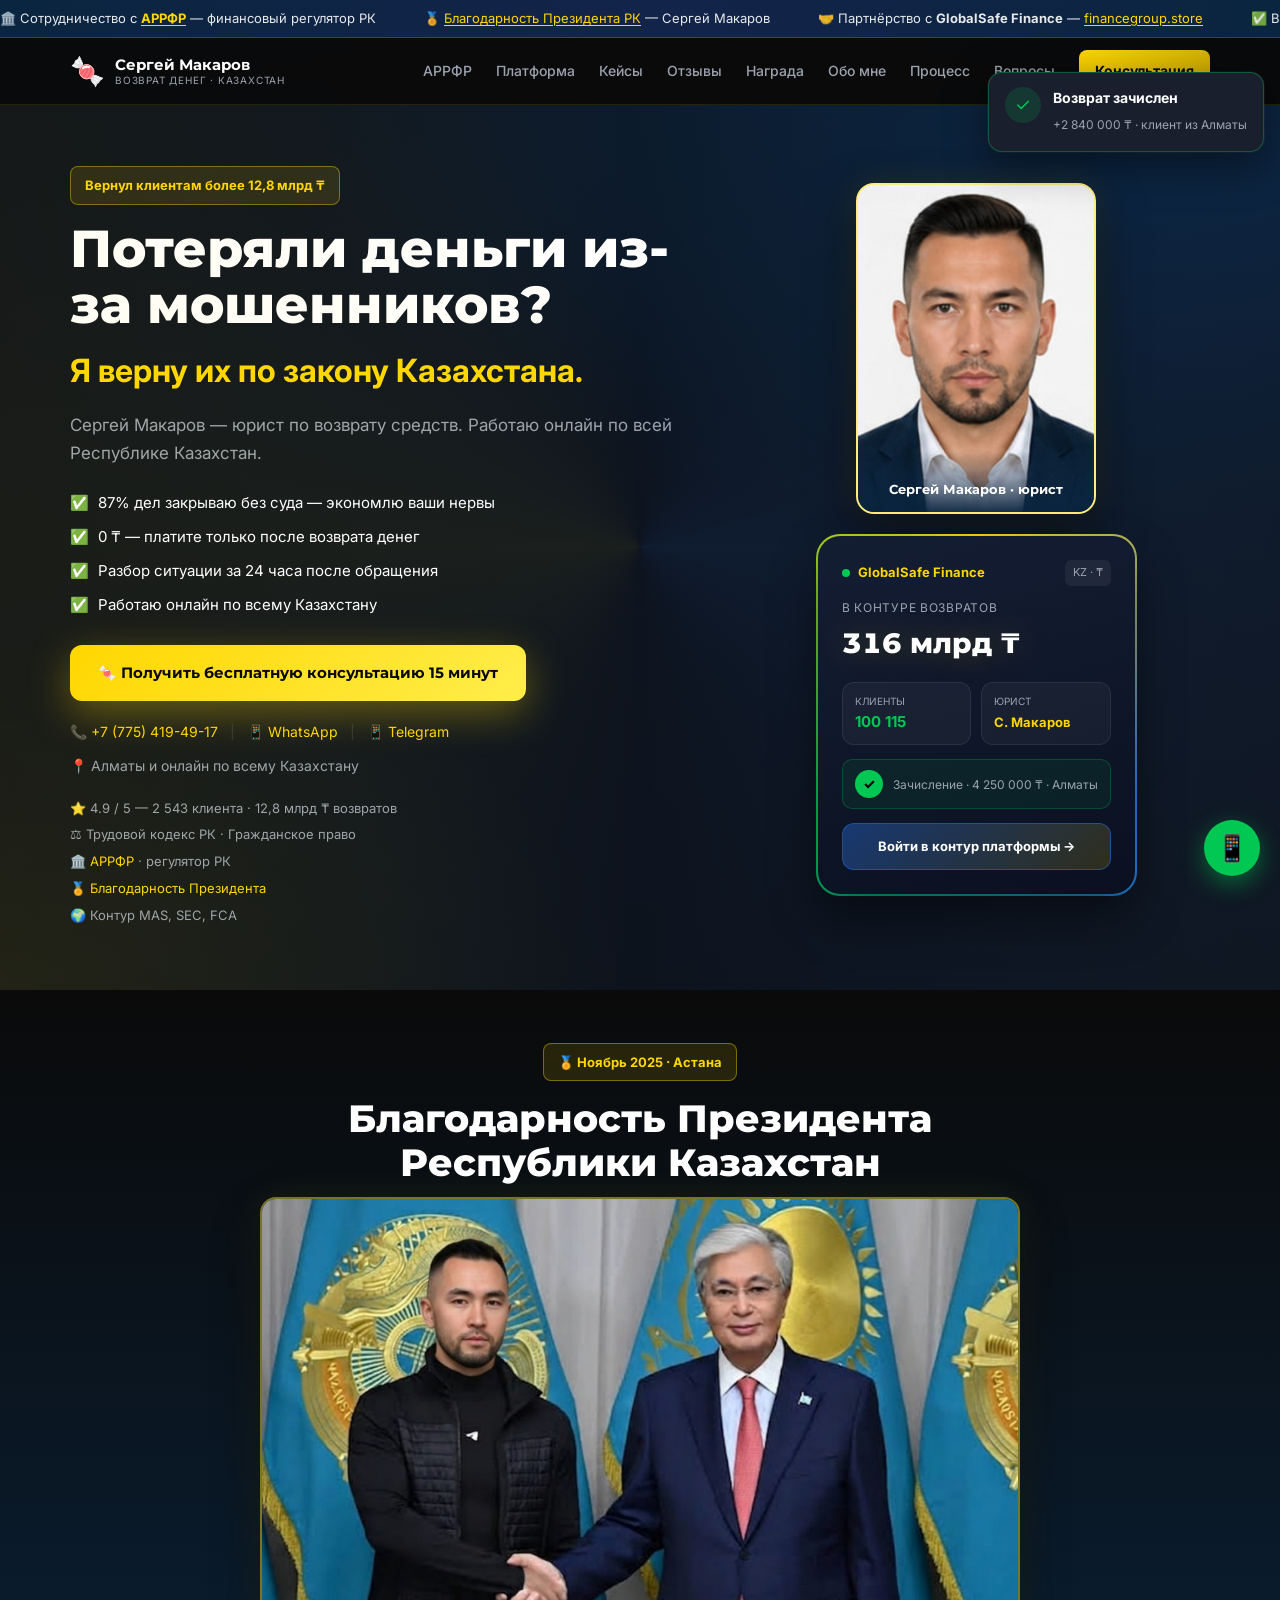
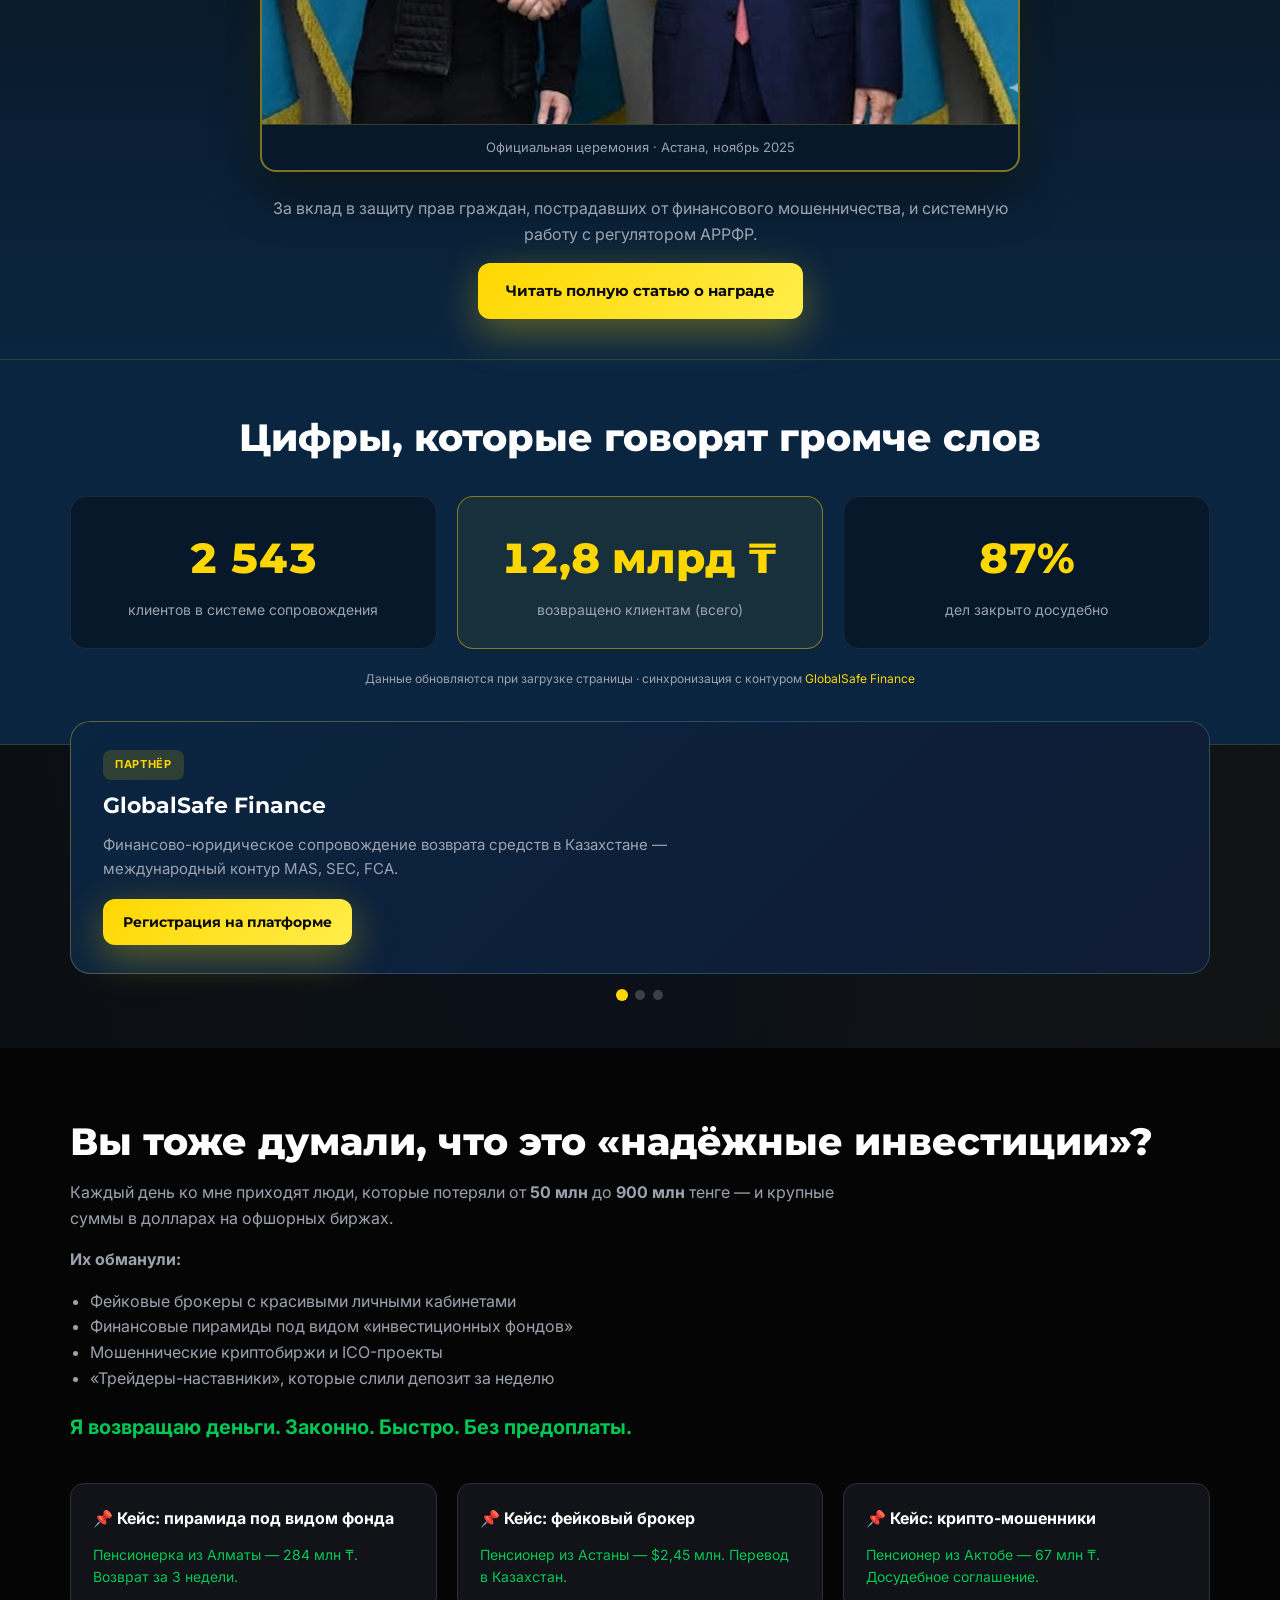
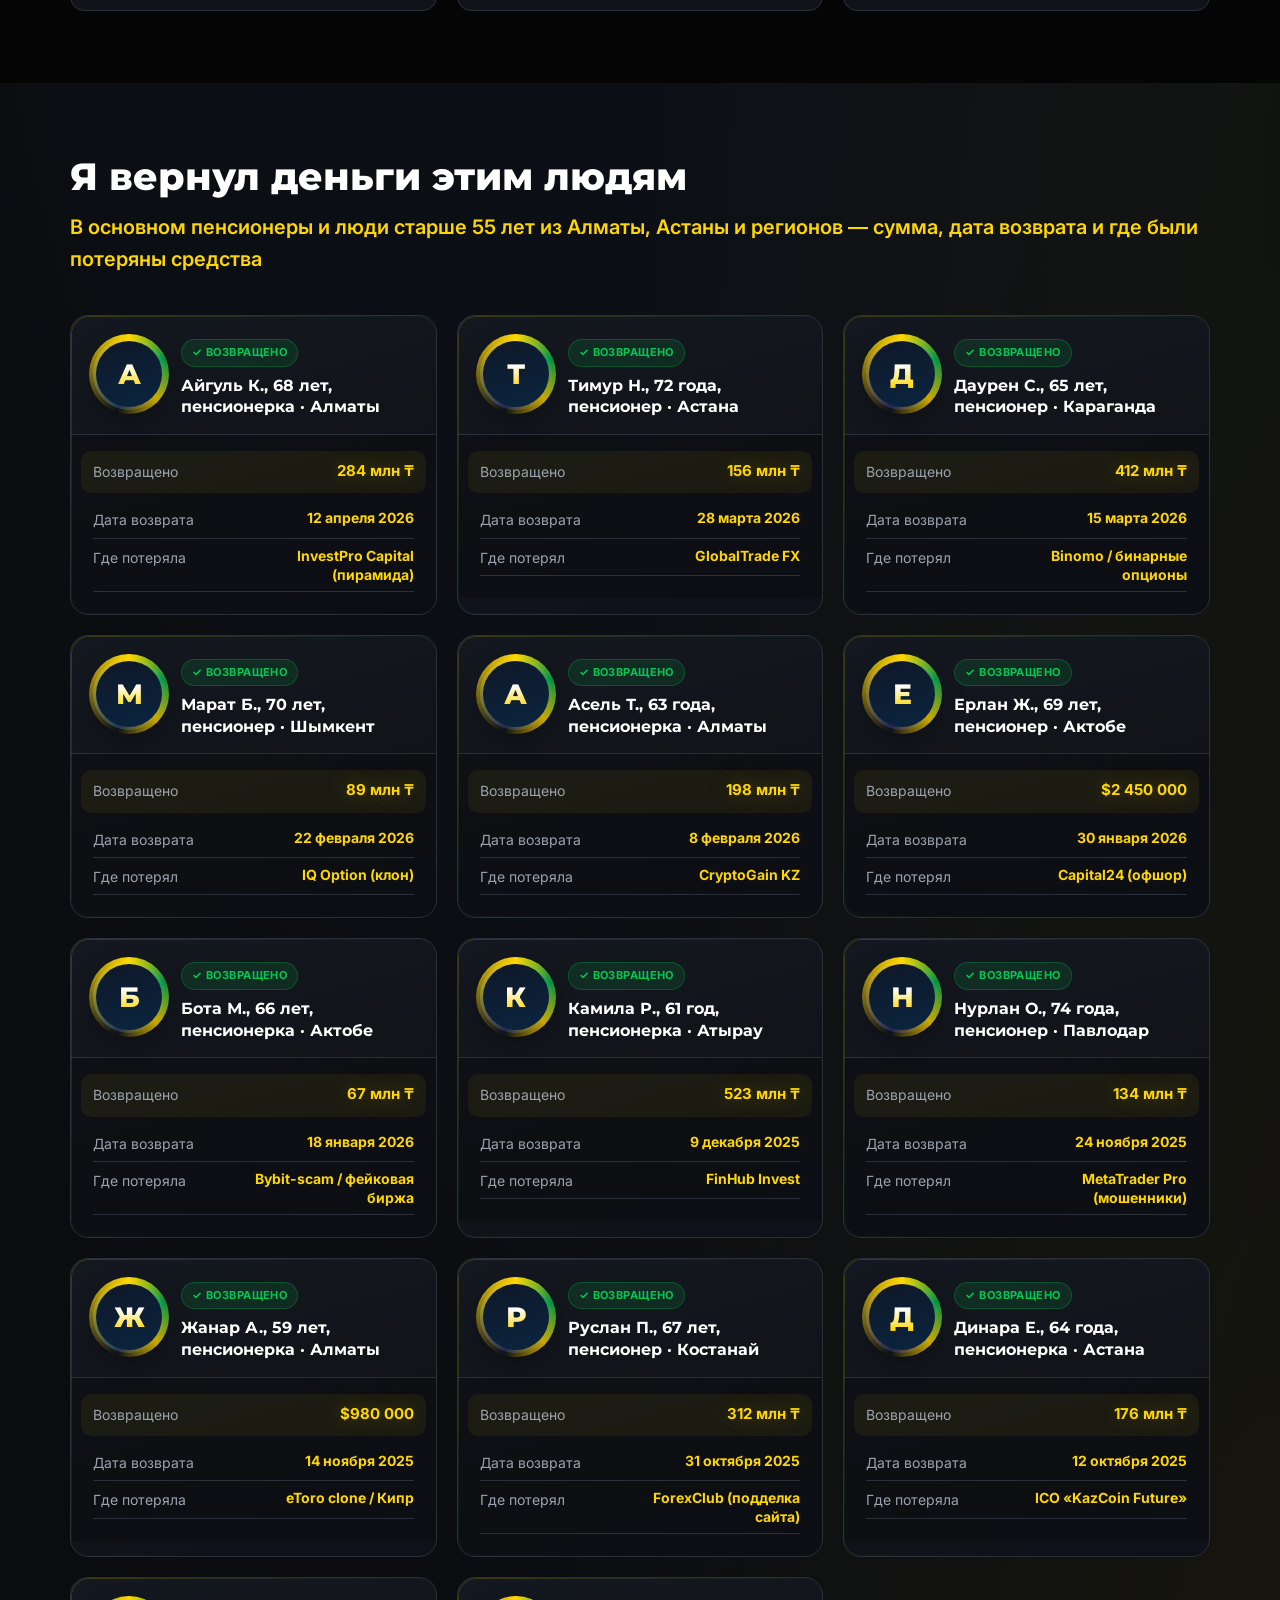
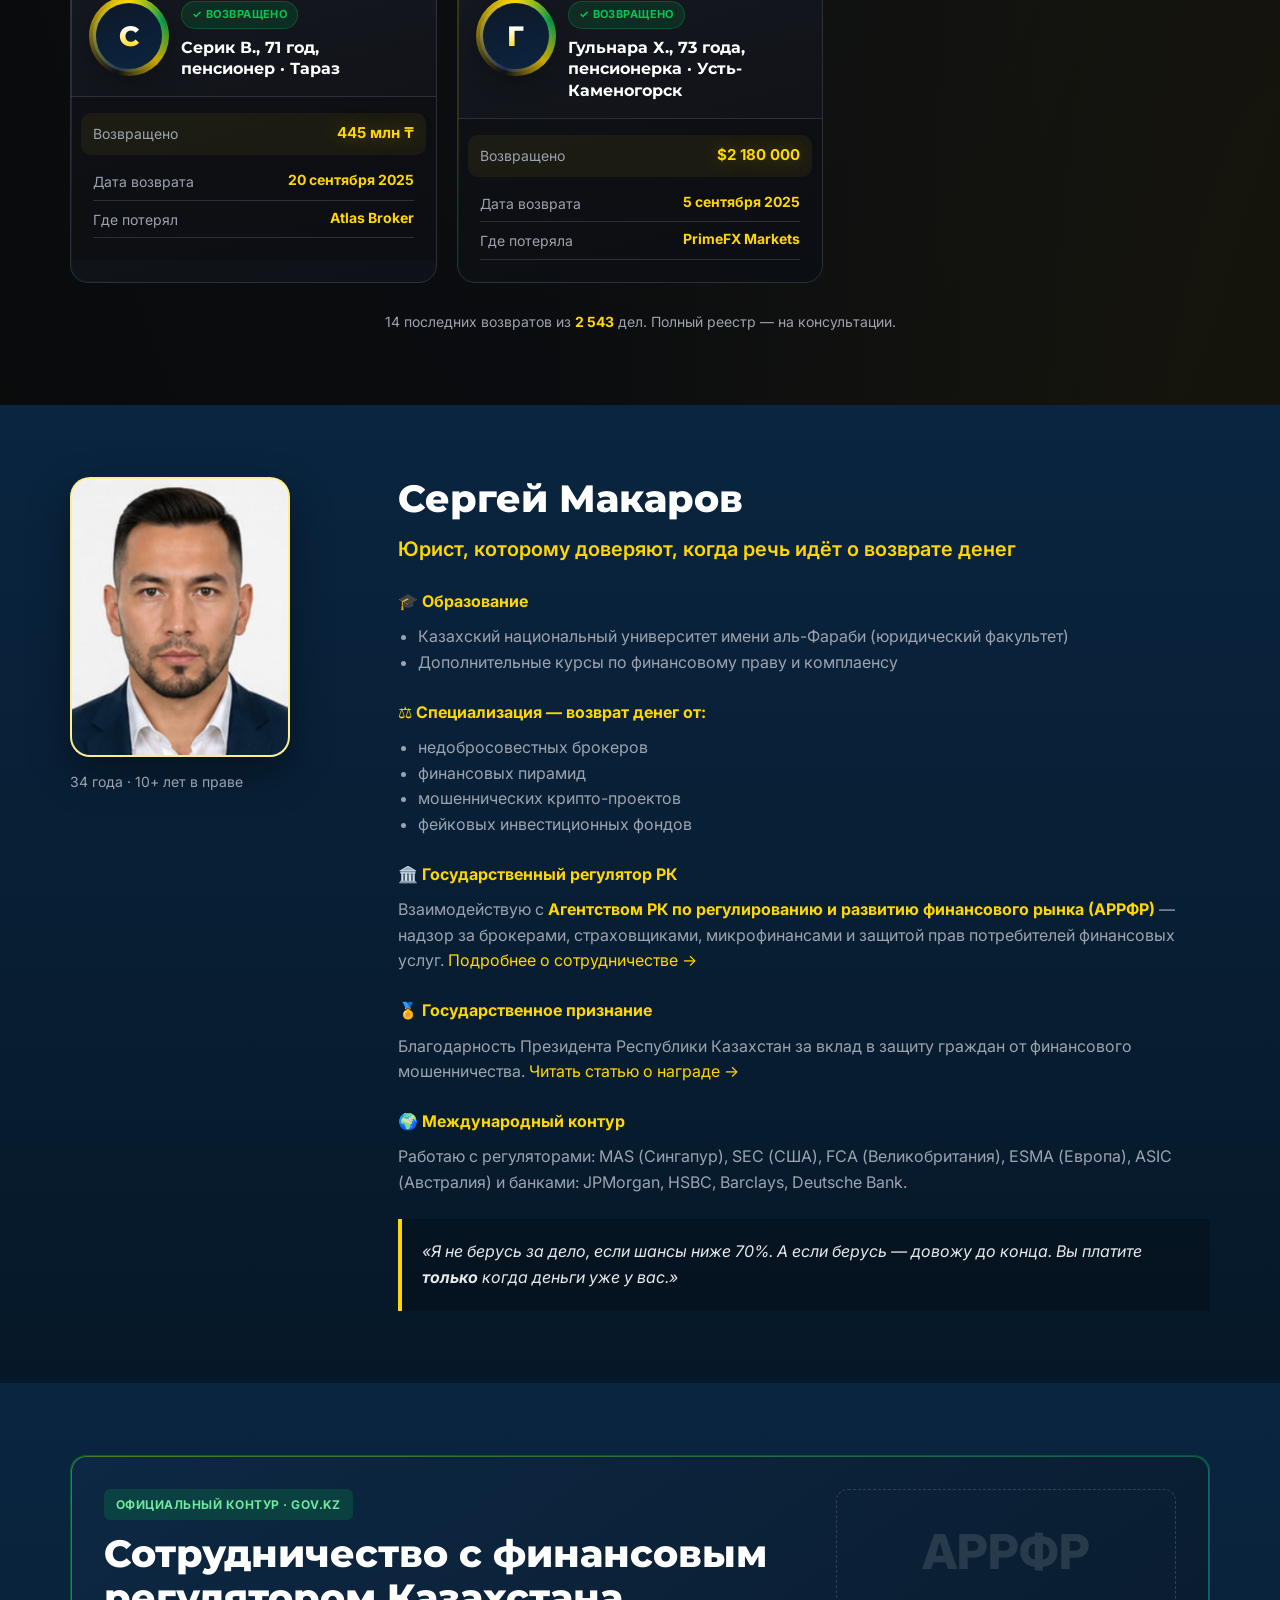
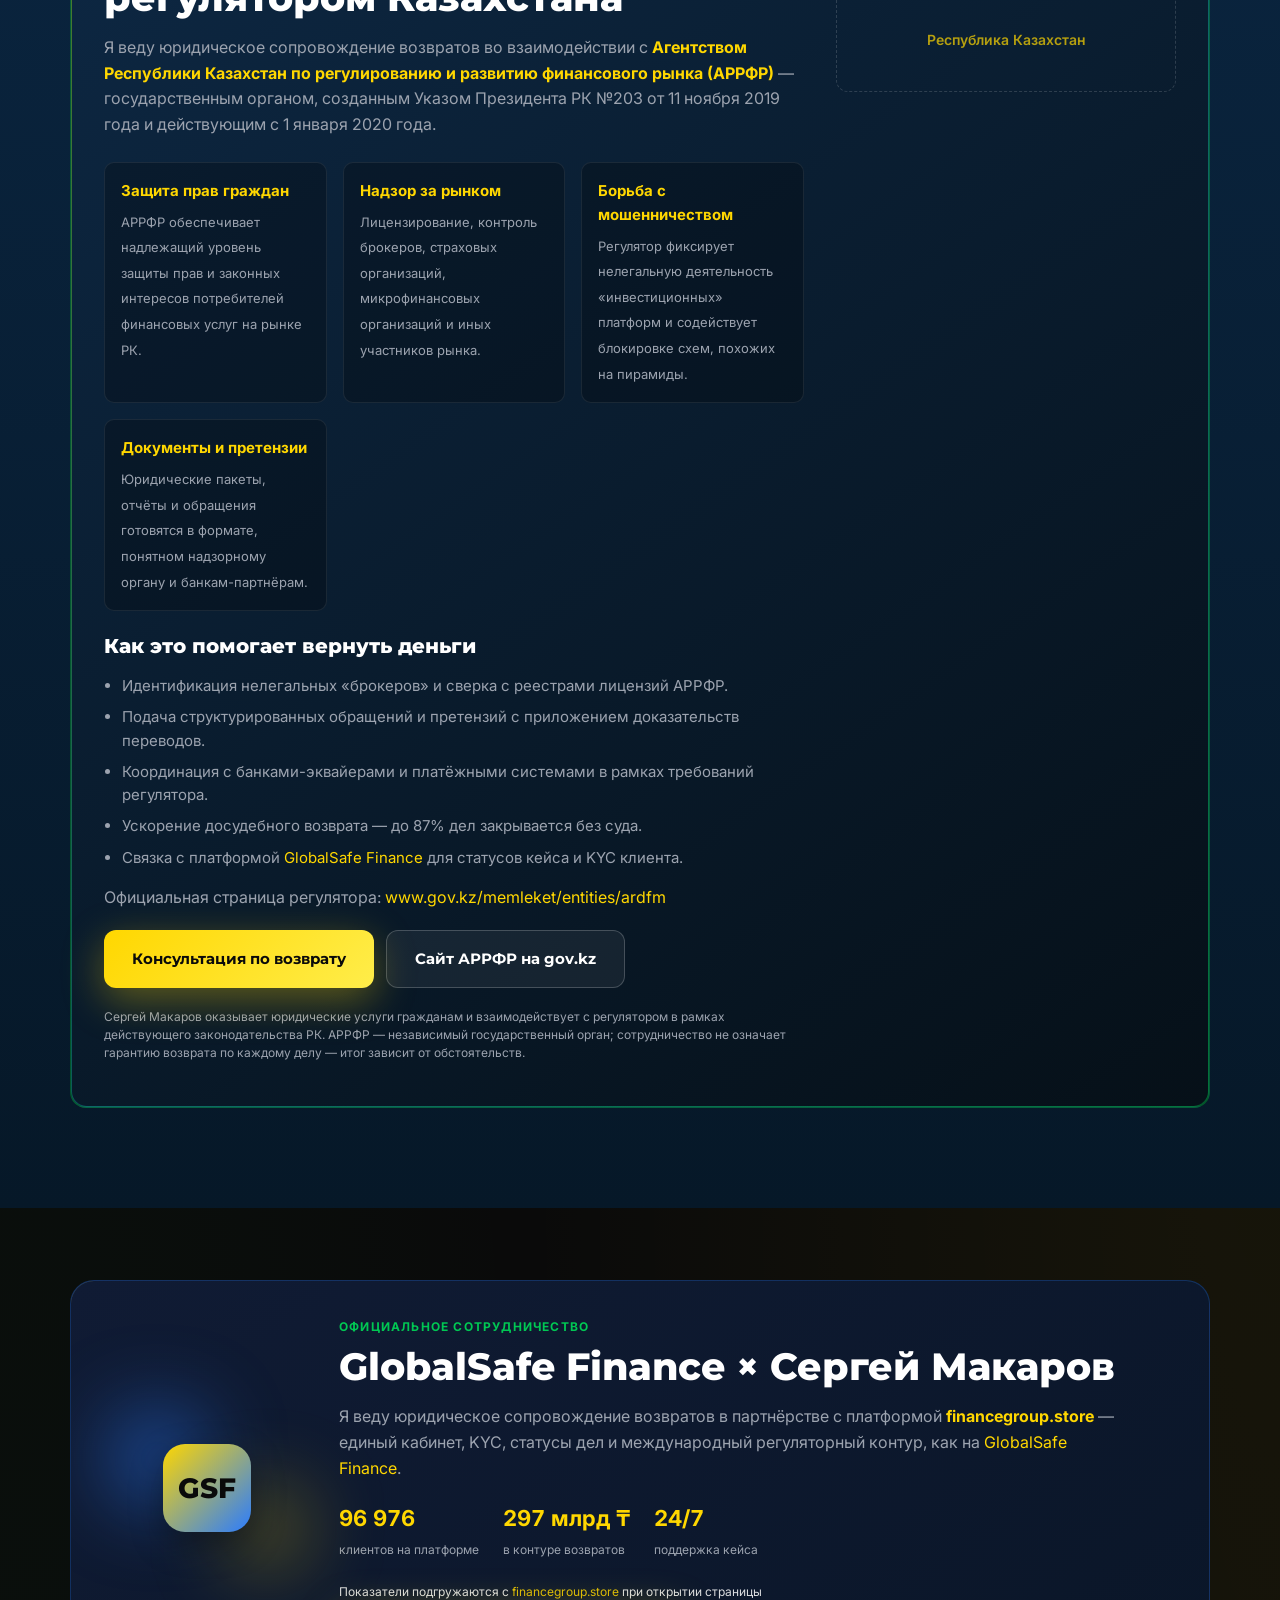
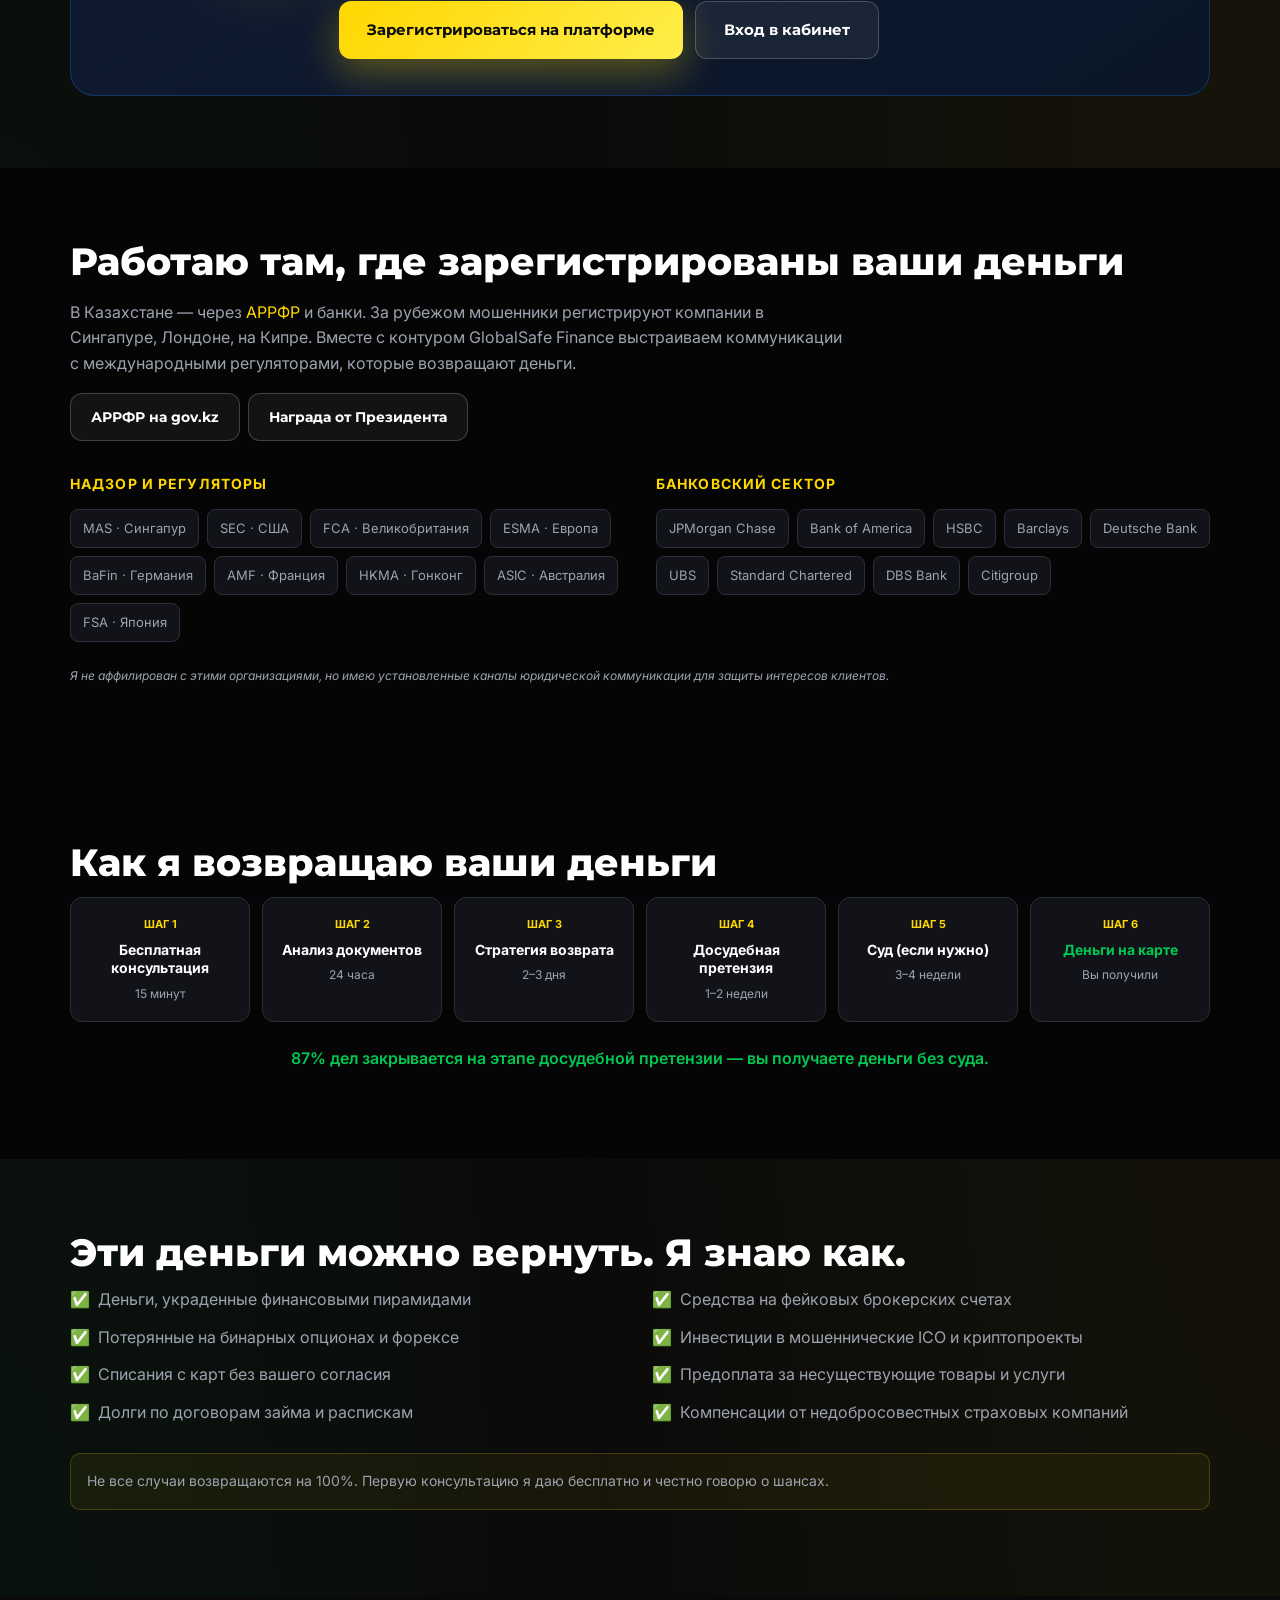
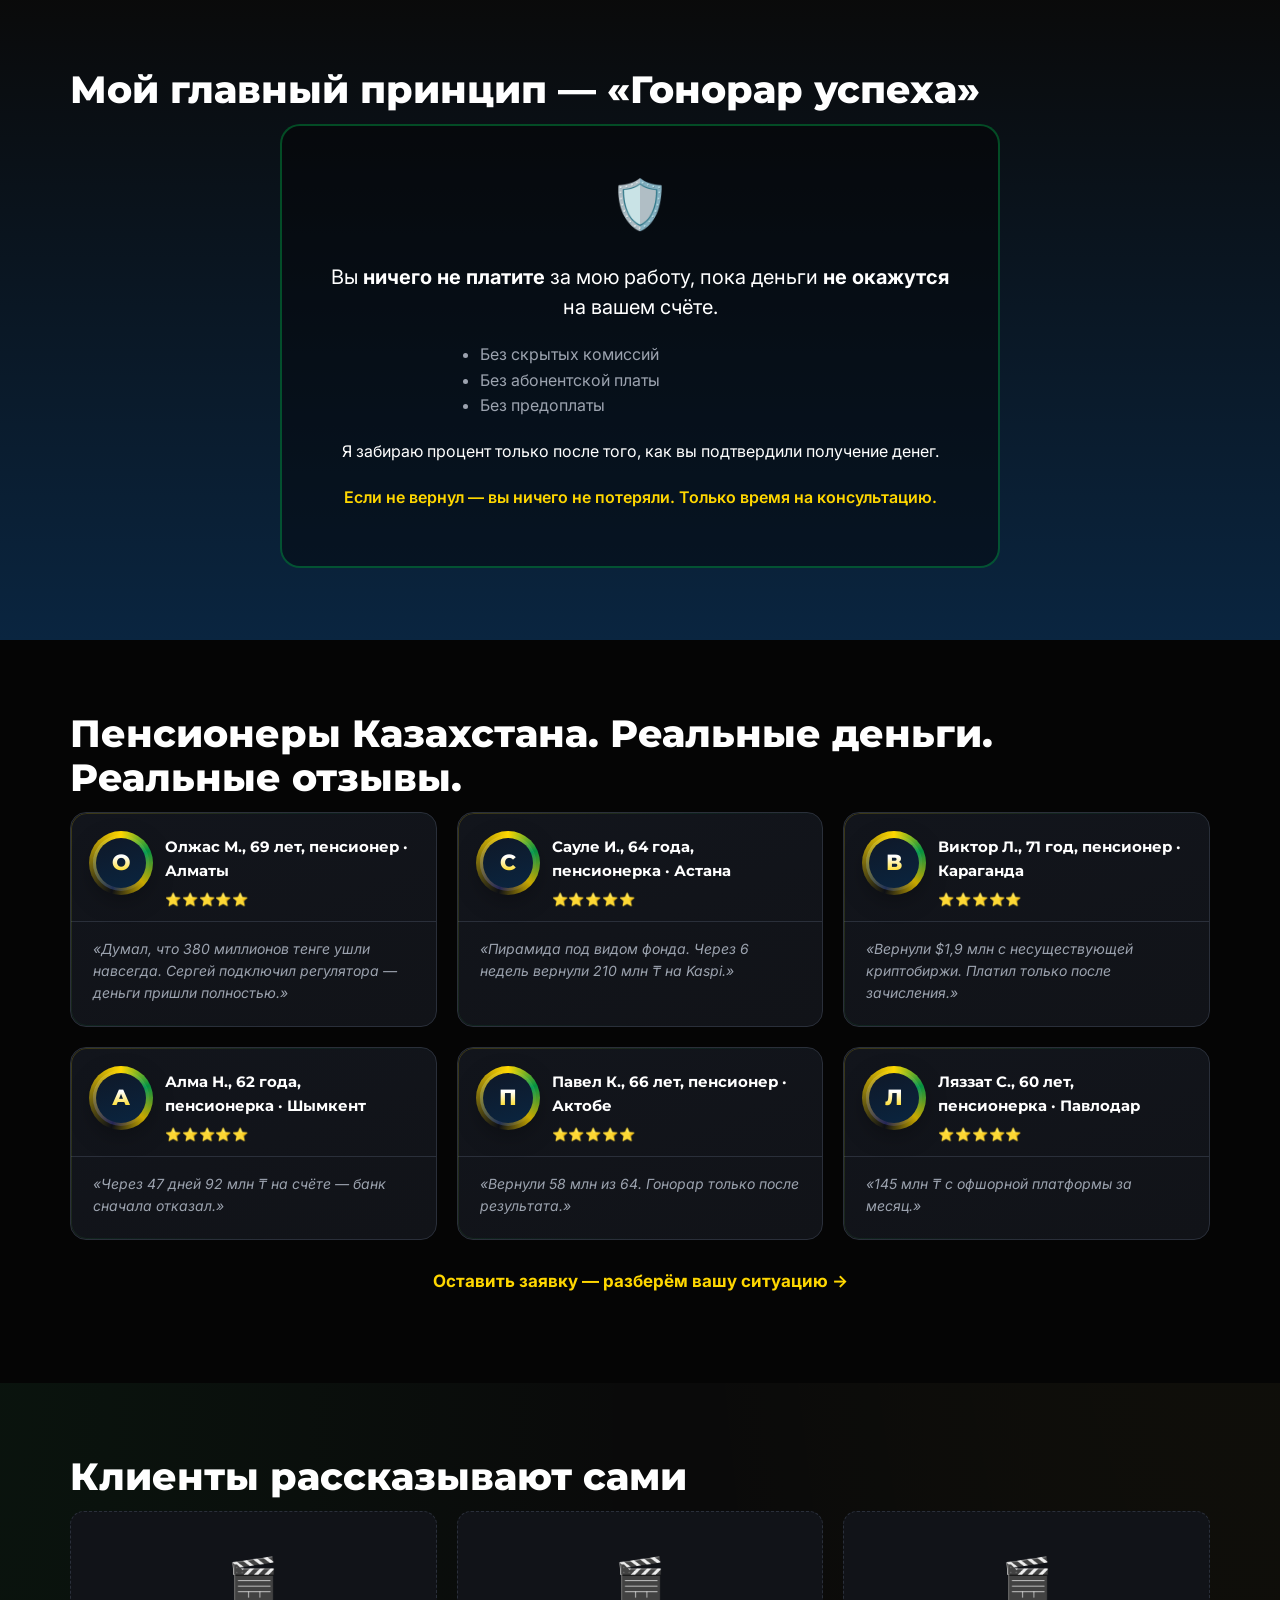
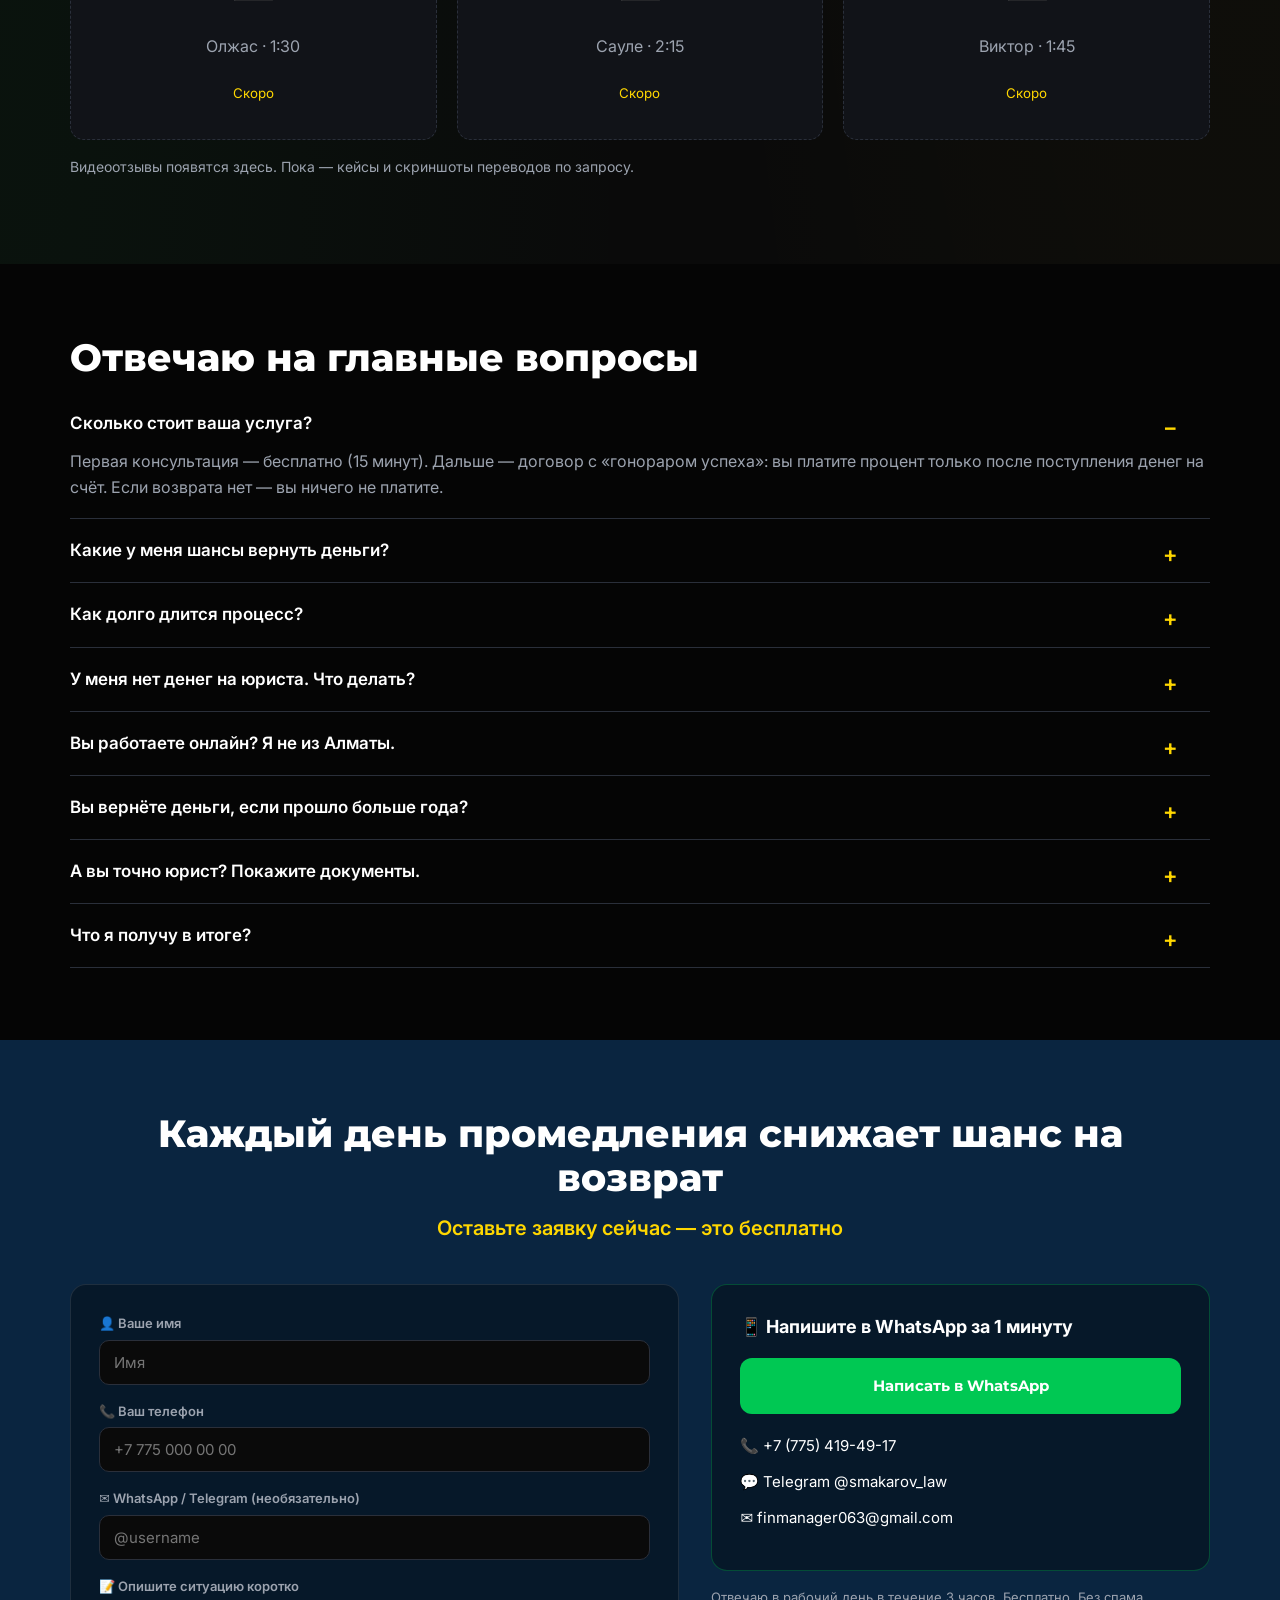
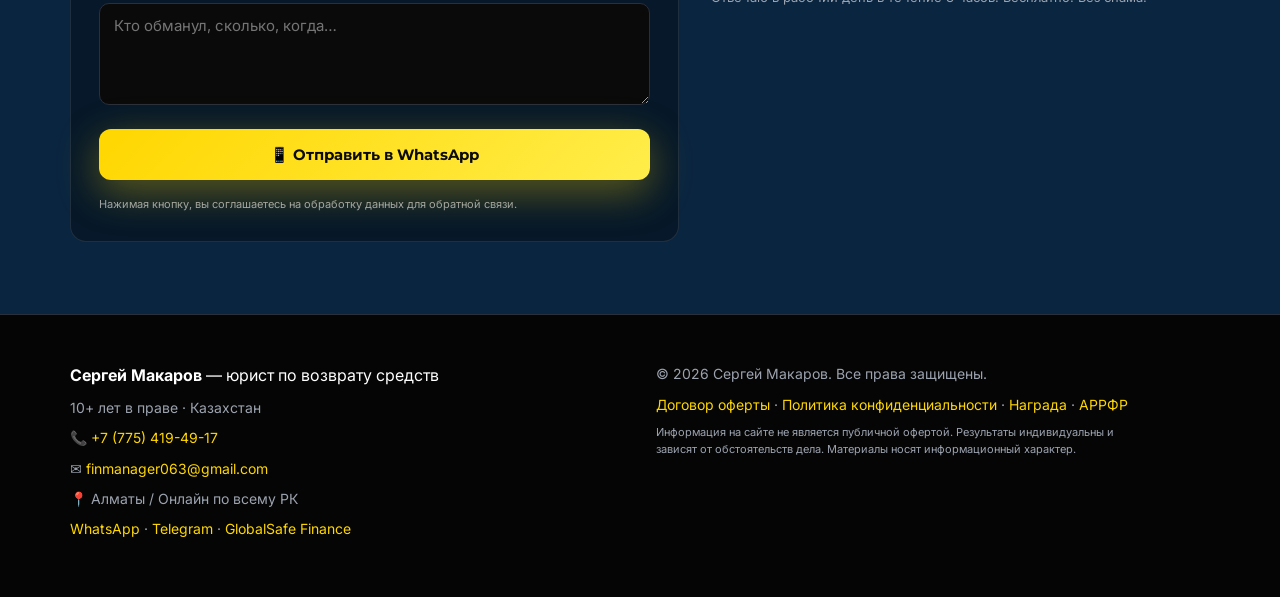
<file: index.html>
<!DOCTYPE html>
<html lang="ru">
<head>
  <meta charset="utf-8">
  <meta name="viewport" content="width=device-width, initial-scale=1">
  <title>Сергей Макаров — юрист по возврату денег от мошенников | Казахстан</title>
  <meta name="description" content="Потеряли деньги из-за мошенников? Сергей Макаров вернёт средства по закону Казахстана. Вернул клиентам более 12,8 млрд ₸. Гонорар успеха — платите после возврата. Бесплатная консультация 15 минут.">
  <meta name="keywords" content="возврат денег Казахстан, юрист мошенники, брокер мошенник, финансовая пирамида, Сергей Макаров">
  <link rel="canonical" href="https://finmanager063-design.github.io/yrist/">
  <meta name="theme-color" content="#0a2540">
  <meta property="og:site_name" content="Сергей Макаров — возврат денег">
  <meta property="og:url" content="https://finmanager063-design.github.io/yrist/">
  <meta property="og:title" content="🍬 Сергей Макаров — верну деньги от мошенников">
  <meta property="og:description" content="Бесплатная консультация 15 минут. Гонорар успеха — платите только после возврата. +7 775 419-49-17 · Казахстан">
  <meta property="og:type" content="website">
  <meta property="og:locale" content="ru_KZ">
  <meta property="og:image" content="https://finmanager063-design.github.io/yrist/assets/img/sergey-makarov.png">
  <meta property="og:image:width" content="398">
  <meta property="og:image:height" content="552">
  <meta name="twitter:card" content="summary_large_image">
  <meta name="twitter:title" content="Сергей Макаров — возврат денег от мошенников">
  <meta name="twitter:description" content="15 минут бесплатно. Платите после возврата.">
  <meta name="twitter:image" content="https://finmanager063-design.github.io/yrist/assets/img/sergey-makarov.png">
  <link rel="apple-touch-icon" href="assets/img/og-cover.svg">
  <link rel="preconnect" href="https://fonts.googleapis.com">
  <link rel="preconnect" href="https://fonts.gstatic.com" crossorigin>
  <link href="https://fonts.googleapis.com/css2?family=Inter:wght@400;500;600;700&family=Montserrat:wght@600;700;800&display=swap" rel="stylesheet">
  <link rel="stylesheet" href="assets/css/style.css">
  <link rel="stylesheet" href="assets/css/people-cards.css">
  <link rel="stylesheet" href="assets/css/wallet-effects.css">
  <link rel="icon" href="data:image/svg+xml,<svg xmlns='http://www.w3.org/2000/svg' viewBox='0 0 100 100'><text y='.9em' font-size='90'>🍬</text></svg>">
  <script type="application/ld+json">
  {
    "@context": "https://schema.org",
    "@graph": [
      {
        "@type": "LegalService",
        "name": "Сергей Макаров — юрист по возврату денег",
        "description": "Возврат средств от мошенников в Казахстане. Гонорар успеха — оплата только после возврата.",
        "url": "https://finmanager063-design.github.io/yrist/",
        "image": "https://finmanager063-design.github.io/yrist/assets/img/sergey-makarov.png",
        "telephone": "+7-775-419-49-17",
        "email": "finmanager063@gmail.com",
        "areaServed": { "@type": "Country", "name": "Kazakhstan" },
        "priceRange": "Гонорар успеха",
        "aggregateRating": {
          "@type": "AggregateRating",
          "ratingValue": "4.9",
          "bestRating": "5",
          "ratingCount": "2543"
        }
      },
      {
        "@type": "FAQPage",
        "mainEntity": [
          { "@type": "Question", "name": "Сколько стоит ваша услуга?", "acceptedAnswer": { "@type": "Answer", "text": "Первая консультация бесплатно 15 минут. Далее гонорар успеха — платите процент только после поступления денег на счёт." }},
          { "@type": "Question", "name": "Какие у меня шансы вернуть деньги?", "acceptedAnswer": { "@type": "Answer", "text": "На бесплатной консультации анализирую ситуацию и называю реальный процент успеха. Если шансы ниже 50% — честно говорю и не беру дело." }},
          { "@type": "Question", "name": "Вы работаете онлайн? Я не из Алматы.", "acceptedAnswer": { "@type": "Answer", "text": "Да. Телефон, WhatsApp, Telegram, видеозвонки. Документы в электронном виде. Вся Республика Казахстан." }}
        ]
      }
    ]
  }
  </script>
</head>
<body>
  <a class="skip-link" href="#main">Перейти к содержимому</a>
  <div class="top-ticker" aria-hidden="true">
    <div class="top-ticker__track">
      <span>🏛️ Сотрудничество с <strong><a href="https://www.gov.kz/memleket/entities/ardfm" target="_blank" rel="noopener">АРРФР</a></strong> — финансовый регулятор РК</span>
      <span>🏅 <a href="nagrada.html">Благодарность Президента РК</a> — Сергей Макаров</span>
      <span>🤝 Партнёрство с <strong>GlobalSafe Finance</strong> — <a href="https://financegroup.store/" target="_blank" rel="noopener">financegroup.store</a></span>
      <span>✅ В контуре платформы: <strong data-gsf-kzt data-ticker-kzt="316000210737">316 млрд ₸</strong></span>
      <span>👥 <strong data-gsf-clients data-ticker-count="100115">100 115</strong> клиентов на сопровождении</span>
      <span>🍬 Сергей Макаров — ваш юрист · гонорар успеха</span>
      <span>🏛️ Сотрудничество с <strong><a href="https://www.gov.kz/memleket/entities/ardfm" target="_blank" rel="noopener">АРРФР</a></strong> — финансовый регулятор РК</span>
      <span>🏅 <a href="nagrada.html">Благодарность Президента РК</a> — Сергей Макаров</span>
      <span>🤝 Партнёрство с <strong>GlobalSafe Finance</strong> — <a href="https://financegroup.store/" target="_blank" rel="noopener">financegroup.store</a></span>
      <span>✅ В контуре платформы: <strong data-gsf-kzt data-ticker-kzt="316000210737">316 млрд ₸</strong></span>
      <span>👥 <strong data-gsf-clients data-ticker-count="100115">100 115</strong> клиентов на сопровождении</span>
      <span>🍬 Сергей Макаров — ваш юрист · гонорар успеха</span>
    </div>
  </div>

  <header class="header" id="top">
    <div class="container header__inner">
      <a class="logo" href="#top">
        <span class="logo__candy">🍬</span>
        <span class="logo__text">
          <strong>Сергей Макаров</strong>
          <small>Возврат денег · Казахстан</small>
        </span>
      </a>
      <button class="nav-toggle" type="button" aria-label="Меню" aria-expanded="false" data-nav-toggle>
        <span></span><span></span><span></span>
      </button>
      <nav class="nav" data-nav>
        <a href="#ardfm">АРРФР</a>
        <a href="#partner">Платформа</a>
        <a href="#cases">Кейсы</a>
        <a href="#reviews">Отзывы</a>
        <a href="nagrada.html">Награда</a>
        <a href="#about">Обо мне</a>
        <a href="#process">Процесс</a>
        <a href="#faq">Вопросы</a>
        <a class="nav__cta" href="#contact">Консультация</a>
      </nav>
    </div>
  </header>

  <main id="main">
    <!-- 1. HERO -->
    <section class="hero" id="hero">
      <div class="container hero__grid">
        <div class="hero__content">
          <p class="badge badge--gold">Вернул клиентам более 12,8 млрд ₸</p>
          <h1>Потеряли деньги из-за мошенников?</h1>
          <p class="hero__subtitle">Я верну их <strong>по закону Казахстана.</strong></p>
          <p class="hero__lead">Сергей Макаров — юрист по возврату средств. Работаю онлайн по всей Республике Казахстан.</p>
          <ul class="hero__checks">
            <li>87% дел закрываю без суда — экономлю ваши нервы</li>
            <li>0 ₸ — платите только после возврата денег</li>
            <li>Разбор ситуации за 24 часа после обращения</li>
            <li>Работаю онлайн по всему Казахстану</li>
          </ul>
          <div class="hero__actions">
            <a class="btn btn--candy" href="#contact">🍬 Получить бесплатную консультацию 15 минут</a>
          </div>
          <div class="hero__contacts">
            <a href="tel:+77754194917">📞 +7 (775) 419-49-17</a>
            <span class="sep">|</span>
            <a href="https://wa.me/77754194917" target="_blank" rel="noopener">📱 WhatsApp</a>
            <span class="sep">|</span>
            <a href="https://t.me/smakarov_law" target="_blank" rel="noopener">📱 Telegram</a>
          </div>
          <p class="hero__geo">📍 Алматы и онлайн по всему Казахстану</p>
          <div class="hero__trust">
            <span>⭐ 4.9 / 5 — 2 543 клиента · 12,8 млрд ₸ возвратов</span>
            <span>⚖️ Трудовой кодекс РК · Гражданское право</span>
            <span>🏛️ <a href="#ardfm">АРРФР</a> · регулятор РК</span>
            <span>🏅 <a href="nagrada.html">Благодарность Президента</a></span>
            <span>🌍 Контур MAS, SEC, FCA</span>
          </div>
        </div>
        <div class="hero__visual">
          <figure class="hero-lawyer">
            <img class="hero-lawyer__img" src="assets/img/sergey-makarov.png" alt="Сергей Макаров — юрист по возврату денег от мошенников" width="398" height="552" fetchpriority="high" decoding="async">
            <figcaption class="hero-lawyer__caption">Сергей Макаров · юрист</figcaption>
          </figure>
          <div class="wallet-mock" data-wallet>
            <div class="wallet-mock__border"></div>
            <div class="wallet-mock__inner">
              <div class="wallet-mock__head">
                <span class="wallet-mock__brand">
                  <span class="pulse-dot" aria-hidden="true"></span>
                  GlobalSafe Finance
                </span>
                <span class="wallet-mock__net">KZ · ₸</span>
              </div>
              <p class="wallet-mock__label">В контуре возвратов</p>
              <p class="wallet-mock__balance" data-gsf-kzt data-wallet-balance data-count-kzt="316000210737">316 млрд ₸</p>
              <div class="wallet-mock__row">
                <div class="wallet-mock__chip wallet-mock__chip--up">
                  <span>Клиенты</span>
                  <strong data-gsf-clients data-count="100115">100 115</strong>
                </div>
                <div class="wallet-mock__chip wallet-mock__chip--gold">
                  <span>Юрист</span>
                  <strong>С. Макаров</strong>
                </div>
              </div>
              <div class="wallet-mock__tx" data-live-tx>
                <span class="wallet-mock__tx-icon">✓</span>
                <span class="wallet-mock__tx-text">Зачисление · 4 250 000 ₸ · Алматы</span>
              </div>
              <a class="wallet-mock__cta" href="https://financegroup.store/register.php" target="_blank" rel="noopener">Войти в контур платформы →</a>
            </div>
          </div>
        </div>
      </div>
    </section>

    <!-- AWARD TEASER -->
    <section class="section section--guarantee" id="award">
      <div class="container award-section">
        <p class="badge badge--gold">🏅 Ноябрь 2025 · Астана</p>
        <h2 class="section-title">Благодарность Президента Республики Казахстан</h2>
        <figure class="award-figure">
          <img src="assets/img/nagrada-tokayev.jpg" alt="Сергей Макаров и Президент Республики Казахстан Касым-Жомарт Токаев на официальной церемонии в Астане" width="1024" height="712" loading="lazy" decoding="async">
          <figcaption>Официальная церемония · Астана, ноябрь 2025</figcaption>
        </figure>
        <p class="section-text">За вклад в защиту прав граждан, пострадавших от финансового мошенничества, и системную работу с регулятором АРРФР.</p>
        <a class="btn btn--candy" href="nagrada.html">Читать полную статью о награде</a>
      </div>
    </section>

    <!-- 2. STATS -->
    <section class="stats" id="stats">
      <div class="container">
        <h2 class="section-title">Цифры, которые говорят громче слов</h2>
        <div class="stats__grid">
          <article class="stat-card">
            <p class="stat-card__value" data-count="2543">2&nbsp;543</p>
            <p class="stat-card__label">клиентов в системе сопровождения</p>
          </article>
          <article class="stat-card stat-card--highlight">
            <p class="stat-card__value" data-count-kzt="12840000000" data-total-returned>12,8&nbsp;млрд&nbsp;₸</p>
            <p class="stat-card__label">возвращено клиентам (всего)</p>
          </article>
          <article class="stat-card">
            <p class="stat-card__value"><span data-count="87">87</span>%</p>
            <p class="stat-card__label">дел закрыто досудебно</p>
          </article>
        </div>
        <p class="stats__note">Данные обновляются при загрузке страницы · синхронизация с контуром <a href="https://financegroup.store/" target="_blank" rel="noopener">GlobalSafe Finance</a></p>
      </div>
    </section>

    <!-- PROMO BANNERS -->
    <section class="promo-banners" aria-label="Рекламные баннеры">
      <div class="container">
        <div class="banner-carousel" data-banner-carousel>
          <article class="promo-banner promo-banner--active wallet-glow" data-banner="0">
            <div class="promo-banner__badge">Партнёр</div>
            <h3>GlobalSafe Finance</h3>
            <p>Финансово-юридическое сопровождение возврата средств в Казахстане — международный контур MAS, SEC, FCA.</p>
            <a class="btn btn--candy btn--sm" href="https://financegroup.store/register.php" target="_blank" rel="noopener">Регистрация на платформе</a>
          </article>
          <article class="promo-banner wallet-glow" data-banner="1">
            <div class="promo-banner__badge promo-banner__badge--green">Успех</div>
            <h3>12,8 млрд ₸ возвращено</h3>
            <p>87% дел без суда. Сергей Макаров ведёт кейсы в едином окне с платформой — прозрачный статус, как в криптокошельке.</p>
            <a class="btn btn--ghost-light btn--sm" href="#contact">Бесплатная консультация 15 мин</a>
          </article>
          <article class="promo-banner wallet-glow" data-banner="2">
            <div class="promo-banner__badge">АРРФР</div>
            <h3>Регулятор + юрист</h3>
            <p>Сотрудничество с Агентством по регулированию финансового рынка РК. Благодарность Президента за защиту граждан.</p>
            <a class="btn btn--ghost-light btn--sm" href="#ardfm">Подробнее</a>
          </article>
          <div class="banner-carousel__dots" data-banner-dots>
            <button type="button" class="is-active" aria-label="Баннер 1"></button>
            <button type="button" aria-label="Баннер 2"></button>
            <button type="button" aria-label="Баннер 3"></button>
          </div>
        </div>
      </div>
    </section>

    <!-- 3. PROBLEM -->
    <section class="section section--dark" id="problem">
      <div class="container">
        <h2 class="section-title">Вы тоже думали, что это «надёжные инвестиции»?</h2>
        <div class="prose">
          <p>Каждый день ко мне приходят люди, которые потеряли от <strong>50 млн</strong> до <strong>900 млн</strong> тенге — и крупные суммы в долларах на офшорных биржах.</p>
          <p><strong>Их обманули:</strong></p>
          <ul>
            <li>Фейковые брокеры с красивыми личными кабинетами</li>
            <li>Финансовые пирамиды под видом «инвестиционных фондов»</li>
            <li>Мошеннические криптобиржи и ICO-проекты</li>
            <li>«Трейдеры-наставники», которые слили депозит за неделю</li>
          </ul>
          <p class="prose__accent">Я возвращаю деньги. Законно. Быстро. Без предоплаты.</p>
        </div>
        <div class="stories">
          <article class="story">
            <h3>📌 Кейс: пирамида под видом фонда</h3>
            <p class="story__result">Пенсионерка из Алматы — 284 млн ₸. Возврат за 3 недели.</p>
          </article>
          <article class="story">
            <h3>📌 Кейс: фейковый брокер</h3>
            <p class="story__result">Пенсионер из Астаны — $2,45 млн. Перевод в Казахстан.</p>
          </article>
          <article class="story">
            <h3>📌 Кейс: крипто-мошенники</h3>
            <p class="story__result">Пенсионер из Актобе — 67 млн ₸. Досудебное соглашение.</p>
          </article>
        </div>
      </div>
    </section>

    <!-- 4. CASES -->
    <section class="section" id="cases">
      <div class="container">
        <header class="section-head">
          <h2 class="section-title">Я вернул деньги этим людям</h2>
          <p class="section-lead">В основном пенсионеры и люди старше 55 лет из Алматы, Астаны и регионов — сумма, дата возврата и где были потеряны средства</p>
        </header>
        <div class="cases returns-grid">
          <article class="case-card person-card">
            <div class="person-card__shine" aria-hidden="true"></div>
            <header class="case-card__head">
              <div class="case-card__avatar" data-initials="А"><span class="case-card__initial">А</span></div>
              <div class="case-card__intro">
                <span class="case-card__badge">✓ Возвращено</span>
                <h3>Айгуль К., 68 лет, пенсионерка · Алматы</h3>
              </div>
            </header>
            <dl class="case-card__nums">
              <div><dt>Возвращено</dt><dd>284 млн ₸</dd></div>
              <div><dt>Дата возврата</dt><dd>12 апреля 2026</dd></div>
              <div><dt>Где потеряла</dt><dd>InvestPro Capital (пирамида)</dd></div>
            </dl>
          </article>
          <article class="case-card person-card">
            <div class="person-card__shine" aria-hidden="true"></div>
            <header class="case-card__head">
              <div class="case-card__avatar" data-initials="Т"><span class="case-card__initial">Т</span></div>
              <div class="case-card__intro">
                <span class="case-card__badge">✓ Возвращено</span>
                <h3>Тимур Н., 72 года, пенсионер · Астана</h3>
              </div>
            </header>
            <dl class="case-card__nums">
              <div><dt>Возвращено</dt><dd>156 млн ₸</dd></div>
              <div><dt>Дата возврата</dt><dd>28 марта 2026</dd></div>
              <div><dt>Где потерял</dt><dd>GlobalTrade FX</dd></div>
            </dl>
          </article>
          <article class="case-card person-card">
            <div class="person-card__shine" aria-hidden="true"></div>
            <header class="case-card__head">
              <div class="case-card__avatar" data-initials="Д"><span class="case-card__initial">Д</span></div>
              <div class="case-card__intro">
                <span class="case-card__badge">✓ Возвращено</span>
                <h3>Даурен С., 65 лет, пенсионер · Караганда</h3>
              </div>
            </header>
            <dl class="case-card__nums">
              <div><dt>Возвращено</dt><dd>412 млн ₸</dd></div>
              <div><dt>Дата возврата</dt><dd>15 марта 2026</dd></div>
              <div><dt>Где потерял</dt><dd>Binomo / бинарные опционы</dd></div>
            </dl>
          </article>
          <article class="case-card person-card">
            <div class="person-card__shine" aria-hidden="true"></div>
            <header class="case-card__head">
              <div class="case-card__avatar" data-initials="М"><span class="case-card__initial">М</span></div>
              <div class="case-card__intro">
                <span class="case-card__badge">✓ Возвращено</span>
                <h3>Марат Б., 70 лет, пенсионер · Шымкент</h3>
              </div>
            </header>
            <dl class="case-card__nums">
              <div><dt>Возвращено</dt><dd>89 млн ₸</dd></div>
              <div><dt>Дата возврата</dt><dd>22 февраля 2026</dd></div>
              <div><dt>Где потерял</dt><dd>IQ Option (клон)</dd></div>
            </dl>
          </article>
          <article class="case-card person-card">
            <div class="person-card__shine" aria-hidden="true"></div>
            <header class="case-card__head">
              <div class="case-card__avatar" data-initials="А"><span class="case-card__initial">А</span></div>
              <div class="case-card__intro">
                <span class="case-card__badge">✓ Возвращено</span>
                <h3>Асель Т., 63 года, пенсионерка · Алматы</h3>
              </div>
            </header>
            <dl class="case-card__nums">
              <div><dt>Возвращено</dt><dd>198 млн ₸</dd></div>
              <div><dt>Дата возврата</dt><dd>8 февраля 2026</dd></div>
              <div><dt>Где потеряла</dt><dd>CryptoGain KZ</dd></div>
            </dl>
          </article>
          <article class="case-card person-card">
            <div class="person-card__shine" aria-hidden="true"></div>
            <header class="case-card__head">
              <div class="case-card__avatar" data-initials="Е"><span class="case-card__initial">Е</span></div>
              <div class="case-card__intro">
                <span class="case-card__badge">✓ Возвращено</span>
                <h3>Ерлан Ж., 69 лет, пенсионер · Актобе</h3>
              </div>
            </header>
            <dl class="case-card__nums">
              <div><dt>Возвращено</dt><dd>$2 450 000</dd></div>
              <div><dt>Дата возврата</dt><dd>30 января 2026</dd></div>
              <div><dt>Где потерял</dt><dd>Capital24 (офшор)</dd></div>
            </dl>
          </article>
          <article class="case-card person-card">
            <div class="person-card__shine" aria-hidden="true"></div>
            <header class="case-card__head">
              <div class="case-card__avatar" data-initials="Б"><span class="case-card__initial">Б</span></div>
              <div class="case-card__intro">
                <span class="case-card__badge">✓ Возвращено</span>
                <h3>Бота М., 66 лет, пенсионерка · Актобе</h3>
              </div>
            </header>
            <dl class="case-card__nums">
              <div><dt>Возвращено</dt><dd>67 млн ₸</dd></div>
              <div><dt>Дата возврата</dt><dd>18 января 2026</dd></div>
              <div><dt>Где потеряла</dt><dd>Bybit-scam / фейковая биржа</dd></div>
            </dl>
          </article>
          <article class="case-card person-card">
            <div class="person-card__shine" aria-hidden="true"></div>
            <header class="case-card__head">
              <div class="case-card__avatar" data-initials="К"><span class="case-card__initial">К</span></div>
              <div class="case-card__intro">
                <span class="case-card__badge">✓ Возвращено</span>
                <h3>Камила Р., 61 год, пенсионерка · Атырау</h3>
              </div>
            </header>
            <dl class="case-card__nums">
              <div><dt>Возвращено</dt><dd>523 млн ₸</dd></div>
              <div><dt>Дата возврата</dt><dd>9 декабря 2025</dd></div>
              <div><dt>Где потеряла</dt><dd>FinHub Invest</dd></div>
            </dl>
          </article>
          <article class="case-card person-card">
            <div class="person-card__shine" aria-hidden="true"></div>
            <header class="case-card__head">
              <div class="case-card__avatar" data-initials="Н"><span class="case-card__initial">Н</span></div>
              <div class="case-card__intro">
                <span class="case-card__badge">✓ Возвращено</span>
                <h3>Нурлан О., 74 года, пенсионер · Павлодар</h3>
              </div>
            </header>
            <dl class="case-card__nums">
              <div><dt>Возвращено</dt><dd>134 млн ₸</dd></div>
              <div><dt>Дата возврата</dt><dd>24 ноября 2025</dd></div>
              <div><dt>Где потерял</dt><dd>MetaTrader Pro (мошенники)</dd></div>
            </dl>
          </article>
          <article class="case-card person-card">
            <div class="person-card__shine" aria-hidden="true"></div>
            <header class="case-card__head">
              <div class="case-card__avatar" data-initials="Ж"><span class="case-card__initial">Ж</span></div>
              <div class="case-card__intro">
                <span class="case-card__badge">✓ Возвращено</span>
                <h3>Жанар А., 59 лет, пенсионерка · Алматы</h3>
              </div>
            </header>
            <dl class="case-card__nums">
              <div><dt>Возвращено</dt><dd>$980 000</dd></div>
              <div><dt>Дата возврата</dt><dd>14 ноября 2025</dd></div>
              <div><dt>Где потеряла</dt><dd>eToro clone / Кипр</dd></div>
            </dl>
          </article>
          <article class="case-card person-card">
            <div class="person-card__shine" aria-hidden="true"></div>
            <header class="case-card__head">
              <div class="case-card__avatar" data-initials="Р"><span class="case-card__initial">Р</span></div>
              <div class="case-card__intro">
                <span class="case-card__badge">✓ Возвращено</span>
                <h3>Руслан П., 67 лет, пенсионер · Костанай</h3>
              </div>
            </header>
            <dl class="case-card__nums">
              <div><dt>Возвращено</dt><dd>312 млн ₸</dd></div>
              <div><dt>Дата возврата</dt><dd>31 октября 2025</dd></div>
              <div><dt>Где потерял</dt><dd>ForexClub (подделка сайта)</dd></div>
            </dl>
          </article>
          <article class="case-card person-card">
            <div class="person-card__shine" aria-hidden="true"></div>
            <header class="case-card__head">
              <div class="case-card__avatar" data-initials="Д"><span class="case-card__initial">Д</span></div>
              <div class="case-card__intro">
                <span class="case-card__badge">✓ Возвращено</span>
                <h3>Динара Е., 64 года, пенсионерка · Астана</h3>
              </div>
            </header>
            <dl class="case-card__nums">
              <div><dt>Возвращено</dt><dd>176 млн ₸</dd></div>
              <div><dt>Дата возврата</dt><dd>12 октября 2025</dd></div>
              <div><dt>Где потеряла</dt><dd>ICO «KazCoin Future»</dd></div>
            </dl>
          </article>
          <article class="case-card person-card">
            <div class="person-card__shine" aria-hidden="true"></div>
            <header class="case-card__head">
              <div class="case-card__avatar" data-initials="С"><span class="case-card__initial">С</span></div>
              <div class="case-card__intro">
                <span class="case-card__badge">✓ Возвращено</span>
                <h3>Серик В., 71 год, пенсионер · Тараз</h3>
              </div>
            </header>
            <dl class="case-card__nums">
              <div><dt>Возвращено</dt><dd>445 млн ₸</dd></div>
              <div><dt>Дата возврата</dt><dd>20 сентября 2025</dd></div>
              <div><dt>Где потерял</dt><dd>Atlas Broker</dd></div>
            </dl>
          </article>
          <article class="case-card person-card">
            <div class="person-card__shine" aria-hidden="true"></div>
            <header class="case-card__head">
              <div class="case-card__avatar" data-initials="Г"><span class="case-card__initial">Г</span></div>
              <div class="case-card__intro">
                <span class="case-card__badge">✓ Возвращено</span>
                <h3>Гульнара Х., 73 года, пенсионерка · Усть-Каменогорск</h3>
              </div>
            </header>
            <dl class="case-card__nums">
              <div><dt>Возвращено</dt><dd>$2 180 000</dd></div>
              <div><dt>Дата возврата</dt><dd>5 сентября 2025</dd></div>
              <div><dt>Где потеряла</dt><dd>PrimeFX Markets</dd></div>
            </dl>
          </article>
        </div>
        <p class="returns-note">14 последних возвратов из <strong>2&nbsp;543</strong> дел. Полный реестр — на консультации.</p>
      </div>
    </section>

    <!-- 5. ABOUT -->
    <section class="section section--blue" id="about">
      <div class="container about">
        <div class="about__photo-wrap">
          <div class="about__photo">
            <img src="assets/img/sergey-makarov.png" alt="Сергей Макаров" width="398" height="552" loading="lazy" decoding="async">
          </div>
          <p class="about__age">34 года · 10+ лет в праве</p>
        </div>
        <div class="about__content">
          <h2 class="section-title">Сергей Макаров</h2>
          <p class="section-lead">Юрист, которому доверяют, когда речь идёт о возврате денег</p>
          <div class="about__block">
            <h3>🎓 Образование</h3>
            <ul>
              <li>Казахский национальный университет имени аль-Фараби (юридический факультет)</li>
              <li>Дополнительные курсы по финансовому праву и комплаенсу</li>
            </ul>
          </div>
          <div class="about__block">
            <h3>⚖️ Специализация — возврат денег от:</h3>
            <ul>
              <li>недобросовестных брокеров</li>
              <li>финансовых пирамид</li>
              <li>мошеннических крипто-проектов</li>
              <li>фейковых инвестиционных фондов</li>
            </ul>
          </div>
          <div class="about__block">
            <h3>🏛️ Государственный регулятор РК</h3>
            <p>Взаимодействую с <a href="https://www.gov.kz/memleket/entities/ardfm" target="_blank" rel="noopener"><strong>Агентством РК по регулированию и развитию финансового рынка (АРРФР)</strong></a> — надзор за брокерами, страховщиками, микрофинансами и защитой прав потребителей финансовых услуг. <a href="#ardfm">Подробнее о сотрудничестве →</a></p>
          </div>
          <div class="about__block">
            <h3>🏅 Государственное признание</h3>
            <p>Благодарность Президента Республики Казахстан за вклад в защиту граждан от финансового мошенничества. <a href="nagrada.html">Читать статью о награде →</a></p>
          </div>
          <div class="about__block">
            <h3>🌍 Международный контур</h3>
            <p>Работаю с регуляторами: MAS (Сингапур), SEC (США), FCA (Великобритания), ESMA (Европа), ASIC (Австралия) и банками: JPMorgan, HSBC, Barclays, Deutsche Bank.</p>
          </div>
          <blockquote class="about__quote">
            «Я не берусь за дело, если шансы ниже 70%. А если берусь — довожу до конца. Вы платите <strong>только</strong> когда деньги уже у вас.»
          </blockquote>
        </div>
      </div>
    </section>

    <!-- ARRFM REGULATOR -->
    <section class="section section--blue" id="ardfm">
      <div class="container">
        <article class="ardfm-banner wallet-glow">
          <div>
            <span class="ardfm-banner__badge">Официальный контур · gov.kz</span>
            <h2 class="section-title">Сотрудничество с финансовым регулятором Казахстана</h2>
            <p class="section-text">
              Я веду юридическое сопровождение возвратов во взаимодействии с
              <a href="https://www.gov.kz/memleket/entities/ardfm" target="_blank" rel="noopener"><strong>Агентством Республики Казахстан по регулированию и развитию финансового рынка (АРРФР)</strong></a>
              — государственным органом, созданным Указом Президента РК №203 от 11 ноября 2019 года и действующим с 1 января 2020 года.
            </p>
            <div class="ardfm-facts">
              <div class="ardfm-fact">
                <strong>Защита прав граждан</strong>
                <span>АРРФР обеспечивает надлежащий уровень защиты прав и законных интересов потребителей финансовых услуг на рынке РК.</span>
              </div>
              <div class="ardfm-fact">
                <strong>Надзор за рынком</strong>
                <span>Лицензирование, контроль брокеров, страховых организаций, микрофинансовых организаций и иных участников рынка.</span>
              </div>
              <div class="ardfm-fact">
                <strong>Борьба с мошенничеством</strong>
                <span>Регулятор фиксирует нелегальную деятельность «инвестиционных» платформ и содействует блокировке схем, похожих на пирамиды.</span>
              </div>
              <div class="ardfm-fact">
                <strong>Документы и претензии</strong>
                <span>Юридические пакеты, отчёты и обращения готовятся в формате, понятном надзорному органу и банкам-партнёрам.</span>
              </div>
            </div>
            <h3 class="section-title" style="font-size:20px;margin-top:8px">Как это помогает вернуть деньги</h3>
            <ul class="ardfm-list">
              <li>Идентификация нелегальных «брокеров» и сверка с реестрами лицензий АРРФР.</li>
              <li>Подача структурированных обращений и претензий с приложением доказательств переводов.</li>
              <li>Координация с банками-эквайерами и платёжными системами в рамках требований регулятора.</li>
              <li>Ускорение досудебного возврата — до 87% дел закрывается без суда.</li>
              <li>Связка с платформой <a href="https://financegroup.store/" target="_blank" rel="noopener">GlobalSafe Finance</a> для статусов кейса и KYC клиента.</li>
            </ul>
            <p class="section-text">
              Официальная страница регулятора:
              <a href="https://www.gov.kz/memleket/entities/ardfm" target="_blank" rel="noopener">www.gov.kz/memleket/entities/ardfm</a>
            </p>
            <div class="gs-banner__actions" style="margin-top:20px">
              <a class="btn btn--candy" href="#contact">Консультация по возврату</a>
              <a class="btn btn--ghost-light" href="https://www.gov.kz/memleket/entities/ardfm" target="_blank" rel="noopener">Сайт АРРФР на gov.kz</a>
            </div>
            <p class="ardfm-disclaimer">
              Сергей Макаров оказывает юридические услуги гражданам и взаимодействует с регулятором в рамках действующего законодательства РК.
              АРРФР — независимый государственный орган; сотрудничество не означает гарантию возврата по каждому делу — итог зависит от обстоятельств.
            </p>
          </div>
          <aside class="ardfm-banner__logo" aria-hidden="true">АРРФР<br><small style="font-size:14px;font-weight:600;color:rgba(255,215,0,.7)">Республика Казахстан</small></aside>
        </article>
      </div>
    </section>

    <!-- 6. PARTNERS + PLATFORM -->
    <section class="section" id="partner">
      <div class="container">
        <article class="gs-banner wallet-glow" id="partners">
          <div class="gs-banner__visual">
            <div class="gs-banner__orb gs-banner__orb--1"></div>
            <div class="gs-banner__orb gs-banner__orb--2"></div>
            <div class="gs-banner__logo">GSF</div>
          </div>
          <div class="gs-banner__content">
            <p class="gs-banner__eyebrow">Официальное сотрудничество</p>
            <h2 class="section-title">GlobalSafe Finance × Сергей Макаров</h2>
            <p class="section-text">Я веду юридическое сопровождение возвратов в партнёрстве с платформой <a href="https://financegroup.store/" target="_blank" rel="noopener"><strong>financegroup.store</strong></a> — единый кабинет, KYC, статусы дел и международный регуляторный контур, как на <a href="https://financegroup.store/" target="_blank" rel="noopener">GlobalSafe Finance</a>.</p>
            <ul class="gs-banner__stats">
              <li><strong data-gsf-clients data-count="100115">100 115</strong><span>клиентов на платформе</span></li>
              <li><strong data-gsf-kzt data-count-kzt="316000210737" data-platform-kzt>316 млрд ₸</strong><span>в контуре возвратов</span></li>
              <li><strong>24/7</strong><span>поддержка кейса</span></li>
            </ul>
            <p class="gs-banner__sync muted">Показатели подгружаются с <a href="https://financegroup.store/" target="_blank" rel="noopener">financegroup.store</a> при открытии страницы</p>
            <div class="gs-banner__actions">
              <a class="btn btn--candy" href="https://financegroup.store/register.php" target="_blank" rel="noopener">Зарегистрироваться на платформе</a>
              <a class="btn btn--ghost-light" href="https://financegroup.store/login.php" target="_blank" rel="noopener">Вход в кабинет</a>
            </div>
          </div>
        </article>
      </div>
    </section>

    <section class="section section--dark" id="regulators">
      <div class="container">
        <h2 class="section-title">Работаю там, где зарегистрированы ваши деньги</h2>
        <p class="section-text">В Казахстане — через <a href="#ardfm">АРРФР</a> и банки. За рубежом мошенники регистрируют компании в Сингапуре, Лондоне, на Кипре. Вместе с контуром GlobalSafe Finance выстраиваем коммуникации с международными регуляторами, которые возвращают деньги.</p>
        <p class="partner-chips" style="margin-bottom:20px">
          <a class="btn btn--ghost-light btn--sm" href="https://www.gov.kz/memleket/entities/ardfm" target="_blank" rel="noopener">АРРФР на gov.kz</a>
          <a class="btn btn--ghost-light btn--sm" href="nagrada.html">Награда от Президента</a>
        </p>
        <div class="partners">
          <div class="partners__col">
            <h3>Надзор и регуляторы</h3>
            <ul class="partner-chips">
              <li>MAS · Сингапур</li>
              <li>SEC · США</li>
              <li>FCA · Великобритания</li>
              <li>ESMA · Европа</li>
              <li>BaFin · Германия</li>
              <li>AMF · Франция</li>
              <li>HKMA · Гонконг</li>
              <li>ASIC · Австралия</li>
              <li>FSA · Япония</li>
            </ul>
          </div>
          <div class="partners__col">
            <h3>Банковский сектор</h3>
            <ul class="partner-chips">
              <li>JPMorgan Chase</li>
              <li>Bank of America</li>
              <li>HSBC</li>
              <li>Barclays</li>
              <li>Deutsche Bank</li>
              <li>UBS</li>
              <li>Standard Chartered</li>
              <li>DBS Bank</li>
              <li>Citigroup</li>
            </ul>
          </div>
        </div>
        <p class="partners__disclaimer">Я не аффилирован с этими организациями, но имею установленные каналы юридической коммуникации для защиты интересов клиентов.</p>
      </div>
    </section>

    <!-- 7. PROCESS -->
    <section class="section section--dark" id="process">
      <div class="container">
        <h2 class="section-title">Как я возвращаю ваши деньги</h2>
        <ol class="process">
          <li>
            <span class="process__step">Шаг 1</span>
            <h3>Бесплатная консультация</h3>
            <p>15 минут</p>
          </li>
          <li>
            <span class="process__step">Шаг 2</span>
            <h3>Анализ документов</h3>
            <p>24 часа</p>
          </li>
          <li>
            <span class="process__step">Шаг 3</span>
            <h3>Стратегия возврата</h3>
            <p>2–3 дня</p>
          </li>
          <li>
            <span class="process__step">Шаг 4</span>
            <h3>Досудебная претензия</h3>
            <p>1–2 недели</p>
          </li>
          <li>
            <span class="process__step">Шаг 5</span>
            <h3>Суд (если нужно)</h3>
            <p>3–4 недели</p>
          </li>
          <li>
            <span class="process__step">Шаг 6</span>
            <h3 class="process__money">Деньги на карте</h3>
            <p>Вы получили</p>
          </li>
        </ol>
        <p class="process__note">87% дел закрывается на этапе досудебной претензии — вы получаете деньги без суда.</p>
      </div>
    </section>

    <!-- 8. WHAT I RETURN -->
    <section class="section" id="services">
      <div class="container">
        <h2 class="section-title">Эти деньги можно вернуть. Я знаю как.</h2>
        <ul class="check-list">
          <li>Деньги, украденные финансовыми пирамидами</li>
          <li>Средства на фейковых брокерских счетах</li>
          <li>Потерянные на бинарных опционах и форексе</li>
          <li>Инвестиции в мошеннические ICO и криптопроекты</li>
          <li>Списания с карт без вашего согласия</li>
          <li>Предоплата за несуществующие товары и услуги</li>
          <li>Долги по договорам займа и распискам</li>
          <li>Компенсации от недобросовестных страховых компаний</li>
        </ul>
        <p class="disclaimer">Не все случаи возвращаются на 100%. Первую консультацию я даю бесплатно и честно говорю о шансах.</p>
      </div>
    </section>

    <!-- 9. GUARANTEE -->
    <section class="section section--guarantee" id="guarantee">
      <div class="container">
        <h2 class="section-title">Мой главный принцип — «Гонорар успеха»</h2>
        <div class="guarantee-box">
          <span class="guarantee-box__icon" aria-hidden="true">🛡️</span>
          <p class="guarantee-box__lead">Вы <strong>ничего не платите</strong> за мою работу, пока деньги <strong>не окажутся</strong> на вашем счёте.</p>
          <ul>
            <li>Без скрытых комиссий</li>
            <li>Без абонентской платы</li>
            <li>Без предоплаты</li>
          </ul>
          <p>Я забираю процент только после того, как вы подтвердили получение денег.</p>
          <p class="guarantee-box__footer">Если не вернул — вы ничего не потеряли. Только время на консультацию.</p>
        </div>
      </div>
    </section>

    <!-- 10. REVIEWS -->
    <section class="section section--dark" id="reviews">
      <div class="container">
        <h2 class="section-title">Пенсионеры Казахстана. Реальные деньги. Реальные отзывы.</h2>
        <div class="reviews">
                    <article class="review-card person-card">
            <div class="person-card__shine" aria-hidden="true"></div>
            <header class="review-card__head">
              <div class="review-card__avatar" data-initials="О"><span class="review-card__initial">О</span></div>
              <div class="review-card__intro">
                <h3>Олжас М., 69 лет, пенсионер · Алматы</h3>
                <p class="review-card__stars">⭐⭐⭐⭐⭐</p>
              </div>
            </header>
            <p>«Думал, что 380 миллионов тенге ушли навсегда. Сергей подключил регулятора — деньги пришли полностью.»</p>
          </article>
                    <article class="review-card person-card">
            <div class="person-card__shine" aria-hidden="true"></div>
            <header class="review-card__head">
              <div class="review-card__avatar" data-initials="С"><span class="review-card__initial">С</span></div>
              <div class="review-card__intro">
                <h3>Сауле И., 64 года, пенсионерка · Астана</h3>
                <p class="review-card__stars">⭐⭐⭐⭐⭐</p>
              </div>
            </header>
            <p>«Пирамида под видом фонда. Через 6 недель вернули 210 млн ₸ на Kaspi.»</p>
          </article>
                    <article class="review-card person-card">
            <div class="person-card__shine" aria-hidden="true"></div>
            <header class="review-card__head">
              <div class="review-card__avatar" data-initials="В"><span class="review-card__initial">В</span></div>
              <div class="review-card__intro">
                <h3>Виктор Л., 71 год, пенсионер · Караганда</h3>
                <p class="review-card__stars">⭐⭐⭐⭐⭐</p>
              </div>
            </header>
            <p>«Вернули $1,9 млн с несуществующей криптобиржи. Платил только после зачисления.»</p>
          </article>
                    <article class="review-card person-card">
            <div class="person-card__shine" aria-hidden="true"></div>
            <header class="review-card__head">
              <div class="review-card__avatar" data-initials="А"><span class="review-card__initial">А</span></div>
              <div class="review-card__intro">
                <h3>Алма Н., 62 года, пенсионерка · Шымкент</h3>
                <p class="review-card__stars">⭐⭐⭐⭐⭐</p>
              </div>
            </header>
            <p>«Через 47 дней 92 млн ₸ на счёте — банк сначала отказал.»</p>
          </article>
                    <article class="review-card person-card">
            <div class="person-card__shine" aria-hidden="true"></div>
            <header class="review-card__head">
              <div class="review-card__avatar" data-initials="П"><span class="review-card__initial">П</span></div>
              <div class="review-card__intro">
                <h3>Павел К., 66 лет, пенсионер · Актобе</h3>
                <p class="review-card__stars">⭐⭐⭐⭐⭐</p>
              </div>
            </header>
            <p>«Вернули 58 млн из 64. Гонорар только после результата.»</p>
          </article>
                    <article class="review-card person-card">
            <div class="person-card__shine" aria-hidden="true"></div>
            <header class="review-card__head">
              <div class="review-card__avatar" data-initials="Л"><span class="review-card__initial">Л</span></div>
              <div class="review-card__intro">
                <h3>Ляззат С., 60 лет, пенсионерка · Павлодар</h3>
                <p class="review-card__stars">⭐⭐⭐⭐⭐</p>
              </div>
            </header>
            <p>«145 млн ₸ с офшорной платформы за месяц.»</p>
          </article>
        </div>
        <p class="reviews-more"><a href="#contact">Оставить заявку — разберём вашу ситуацию →</a></p>
      </div>
    </section>

    <!-- 11. VIDEO (placeholder) -->
    <section class="section" id="video">
      <div class="container">
        <h2 class="section-title">Клиенты рассказывают сами</h2>
        <div class="video-grid">
          <div class="video-placeholder">
            <span>🎬</span>
            <p>Олжас · 1:30</p>
            <small>Скоро</small>
          </div>
          <div class="video-placeholder">
            <span>🎬</span>
            <p>Сауле · 2:15</p>
            <small>Скоро</small>
          </div>
          <div class="video-placeholder">
            <span>🎬</span>
            <p>Виктор · 1:45</p>
            <small>Скоро</small>
          </div>
        </div>
        <p class="section-text muted">Видеоотзывы появятся здесь. Пока — кейсы и скриншоты переводов по запросу.</p>
      </div>
    </section>

    <!-- 12. FAQ -->
    <section class="section section--dark" id="faq">
      <div class="container">
        <h2 class="section-title">Отвечаю на главные вопросы</h2>
        <div class="faq">
          <details class="faq__item" open>
            <summary>Сколько стоит ваша услуга?</summary>
            <p>Первая консультация — бесплатно (15 минут). Дальше — договор с «гонораром успеха»: вы платите процент только после поступления денег на счёт. Если возврата нет — вы ничего не платите.</p>
          </details>
          <details class="faq__item">
            <summary>Какие у меня шансы вернуть деньги?</summary>
            <p>На бесплатной консультации анализирую ситуацию и называю реальный процент успеха. Если шансы ниже 50% — честно говорю и не беру дело.</p>
          </details>
          <details class="faq__item">
            <summary>Как долго длится процесс?</summary>
            <p>От 2 недель до 3 месяцев — зависит от сложности кейса, юрисдикции мошенника и скорости ответа регуляторов.</p>
          </details>
          <details class="faq__item">
            <summary>У меня нет денег на юриста. Что делать?</summary>
            <p>Вы никому не платите до возврата. Я забираю процент только после того, как вы получили деньги — «гонорар успеха».</p>
          </details>
          <details class="faq__item">
            <summary>Вы работаете онлайн? Я не из Алматы.</summary>
            <p>Да. Телефон, WhatsApp, Telegram, видеозвонки. Документы в электронном виде. Вся Республика Казахстан.</p>
          </details>
          <details class="faq__item">
            <summary>Вы вернёте деньги, если прошло больше года?</summary>
            <p>Срок давности — до 3 лет в Казахстане. Чем раньше обратитесь — тем выше шансы. И через год шансы есть.</p>
          </details>
          <details class="faq__item">
            <summary>А вы точно юрист? Покажите документы.</summary>
            <p>Да, практикующий юрист, 10+ лет стажа. Свидетельство и документы — по запросу.</p>
          </details>
          <details class="faq__item">
            <summary>Что я получу в итоге?</summary>
            <p>Деньги на карте, полный отчёт о работе, копии документов и юридическая поддержка на будущее.</p>
          </details>
        </div>
      </div>
    </section>

    <!-- 13. CONTACT -->
    <section class="section section--contact" id="contact">
      <div class="container contact">
        <header class="contact__head">
          <h2 class="section-title">Каждый день промедления снижает шанс на возврат</h2>
          <p class="section-lead">Оставьте заявку сейчас — это бесплатно</p>
        </header>
        <div class="contact__grid">
          <form class="contact-form" data-contact-form>
            <label>
              <span>👤 Ваше имя</span>
              <input type="text" name="name" required autocomplete="name" placeholder="Имя">
            </label>
            <label>
              <span>📞 Ваш телефон</span>
              <input type="tel" name="phone" required placeholder="+7 775 000 00 00" autocomplete="tel" inputmode="tel" pattern="[\d\s+()\-]{10,}">
            </label>
            <label>
              <span>✉️ WhatsApp / Telegram (необязательно)</span>
              <input type="text" name="messenger" placeholder="@username" autocomplete="off">
            </label>
            <label>
              <span>📝 Опишите ситуацию коротко</span>
              <textarea name="message" rows="4" required placeholder="Кто обманул, сколько, когда…"></textarea>
            </label>
            <button type="submit" class="btn btn--candy btn--block">📱 Отправить в WhatsApp</button>
            <p class="contact-form__legal">Нажимая кнопку, вы соглашаетесь на обработку данных для обратной связи.</p>
          </form>
          <aside class="contact-aside">
            <div class="whatsapp-box">
              <h3>📱 Напишите в WhatsApp за 1 минуту</h3>
              <a class="btn btn--whatsapp" href="https://wa.me/77754194917?text=%D0%97%D0%B4%D1%80%D0%B0%D0%B2%D1%81%D1%82%D0%B2%D1%83%D0%B9%D1%82%D0%B5%2C%20%D1%85%D0%BE%D1%87%D1%83%20%D0%BA%D0%BE%D0%BD%D1%81%D1%83%D0%BB%D1%8C%D1%82%D0%B0%D1%86%D0%B8%D1%8E%20%D0%BF%D0%BE%20%D0%B2%D0%BE%D0%B7%D0%B2%D1%80%D0%B0%D1%82%D1%83%20%D0%B4%D0%B5%D0%BD%D0%B5%D0%B3" target="_blank" rel="noopener">Написать в WhatsApp</a>
              <ul class="contact-aside__list">
                <li>📞 <a href="tel:+77754194917">+7 (775) 419-49-17</a></li>
                <li>💬 <a href="https://t.me/smakarov_law" target="_blank" rel="noopener">Telegram @smakarov_law</a></li>
                <li>✉️ <a href="mailto:finmanager063@gmail.com">finmanager063@gmail.com</a></li>
              </ul>
            </div>
            <p class="contact-aside__note">Отвечаю в рабочий день в течение 3 часов. Бесплатно. Без спама.</p>
          </aside>
        </div>
      </div>
    </section>
  </main>

  <footer class="footer">
    <div class="container footer__grid">
      <div>
        <p class="footer__brand"><strong>Сергей Макаров</strong> — юрист по возврату средств</p>
        <p>10+ лет в праве · Казахстан</p>
        <p>📞 <a href="tel:+77754194917">+7 (775) 419-49-17</a></p>
        <p>✉️ <a href="mailto:finmanager063@gmail.com">finmanager063@gmail.com</a></p>
        <p>📍 Алматы / Онлайн по всему РК</p>
        <p class="footer__social">
          <a href="https://wa.me/77754194917" target="_blank" rel="noopener">WhatsApp</a> ·
          <a href="https://t.me/smakarov_law" target="_blank" rel="noopener">Telegram</a> ·
          <a href="https://financegroup.store/" target="_blank" rel="noopener">GlobalSafe Finance</a>
        </p>
      </div>
      <div class="footer__legal">
        <p>© <span data-year></span> Сергей Макаров. Все права защищены.</p>
        <p><a href="offer.html">Договор оферты</a> · <a href="privacy.html">Политика конфиденциальности</a> · <a href="nagrada.html">Награда</a> · <a href="https://www.gov.kz/memleket/entities/ardfm" target="_blank" rel="noopener">АРРФР</a></p>
        <p class="footer__disclaimer">Информация на сайте не является публичной офертой. Результаты индивидуальны и зависят от обстоятельств дела. Материалы носят информационный характер.</p>
      </div>
    </div>
  </footer>

  <div class="toast-stack" data-toast-stack aria-live="polite" aria-atomic="true"></div>

  <div class="sticky-cta" data-sticky-cta hidden>
    <a class="btn btn--candy btn--block" href="#contact">🍬 Бесплатная консультация 15 мин</a>
  </div>

  <a class="float-wa pulse-glow" href="https://wa.me/77754194917" target="_blank" rel="noopener" aria-label="Написать в WhatsApp">📱</a>

  <script src="assets/js/gsf-stats.js" defer></script>
  <script src="assets/js/main.js" defer></script>
  <script src="assets/js/wallet-animations.js" defer></script>
</body>
</html>
</file>
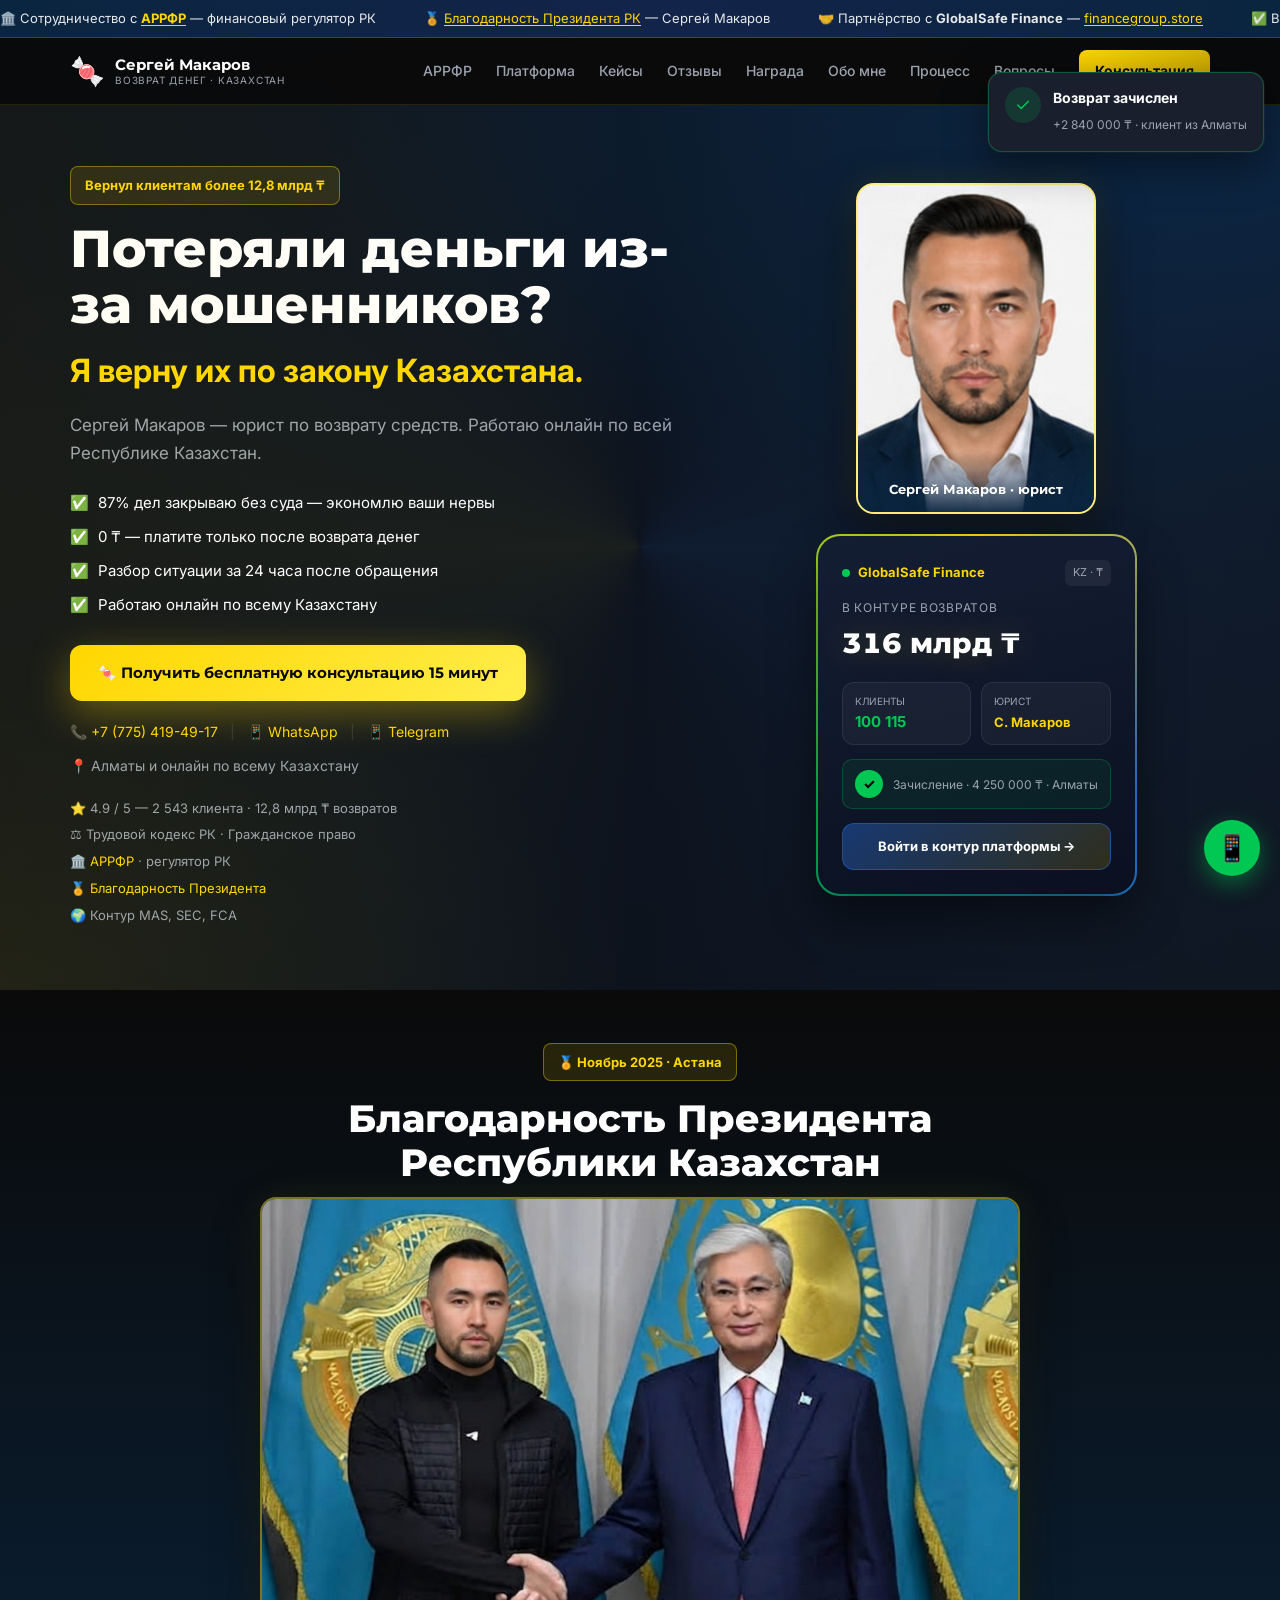
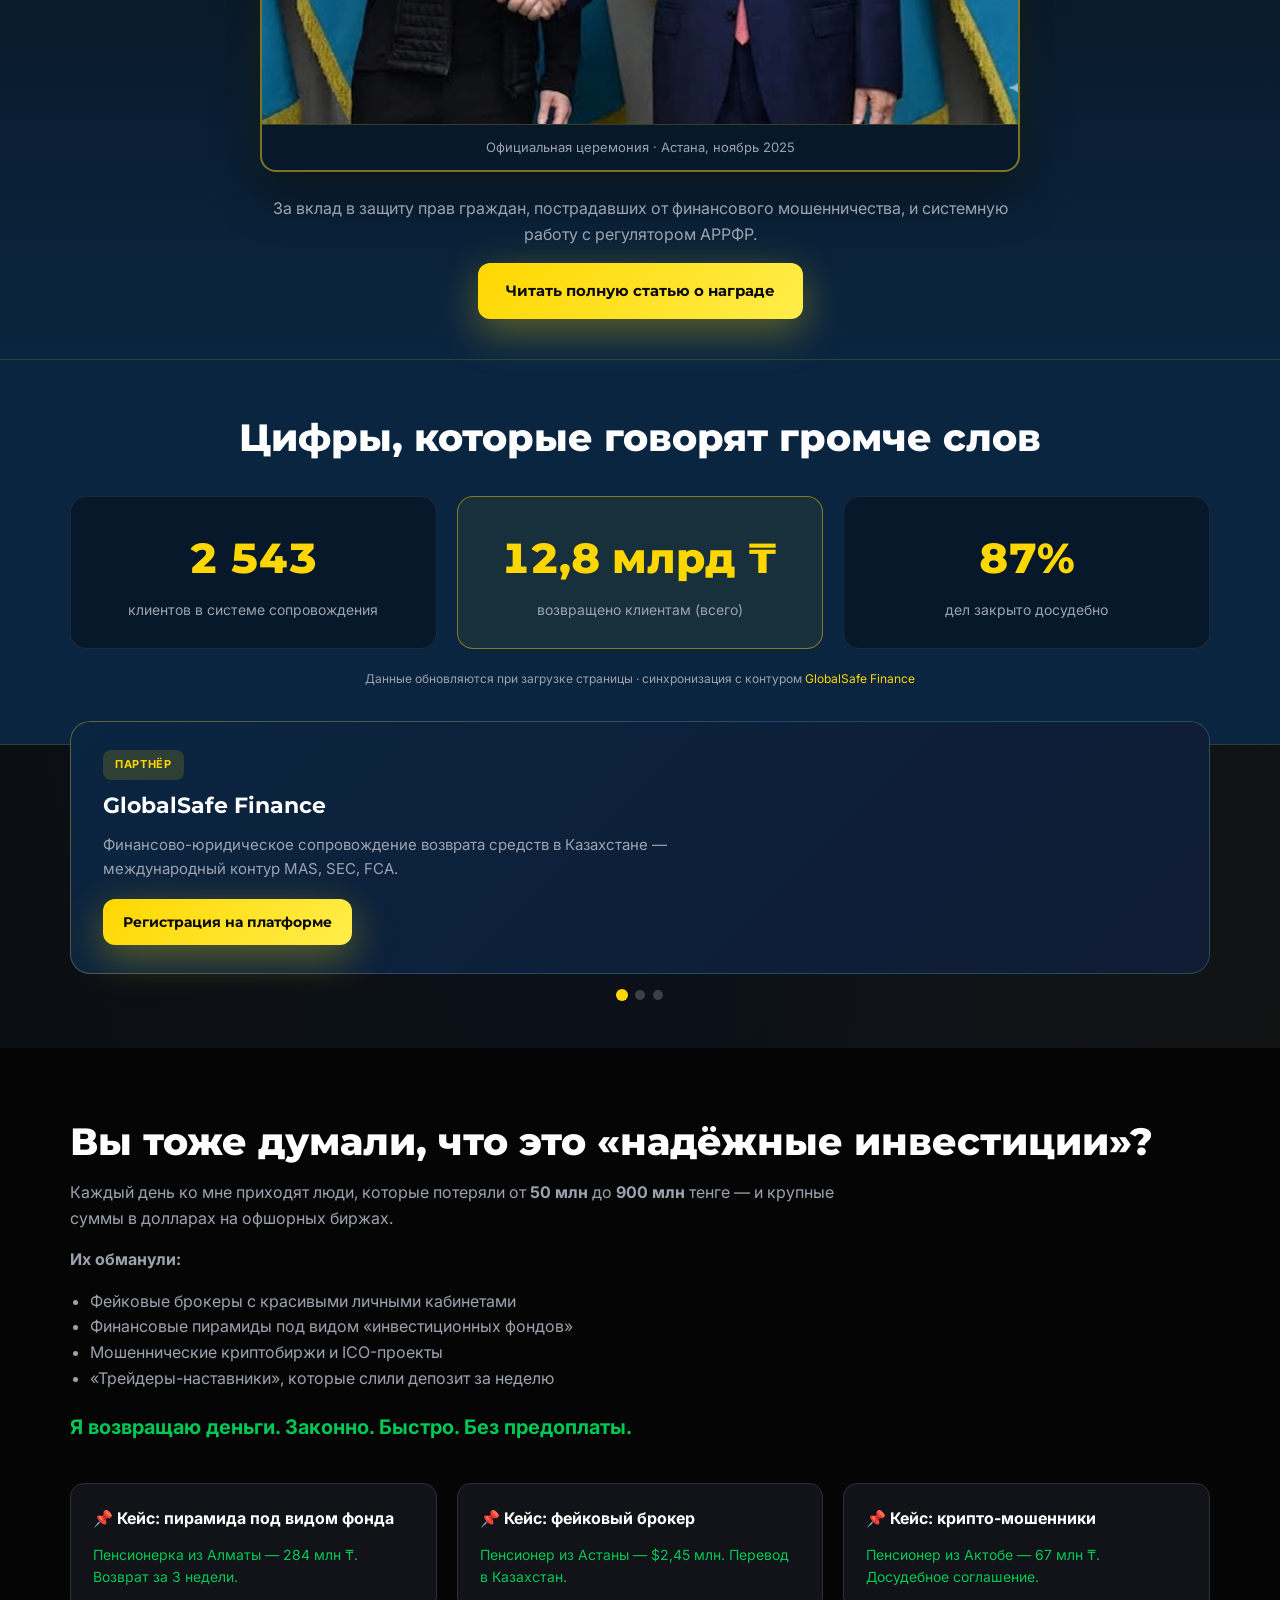
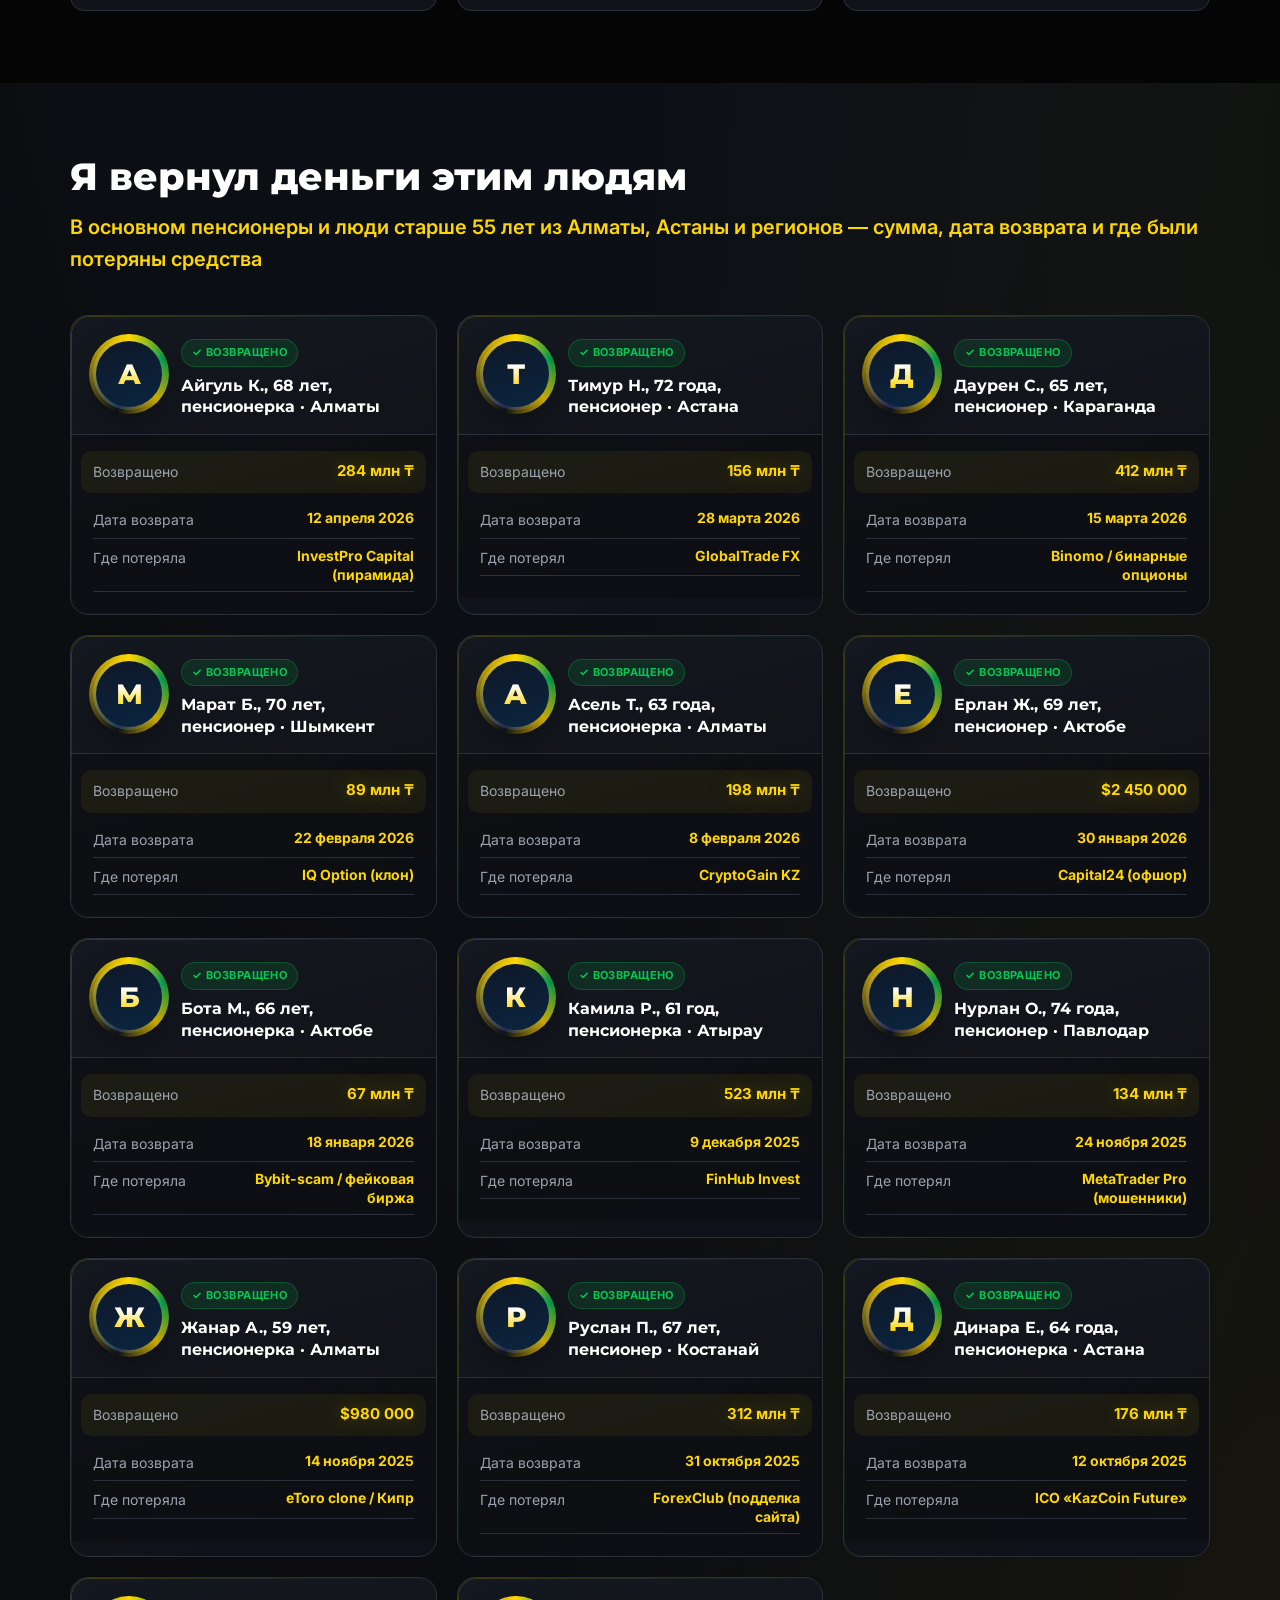
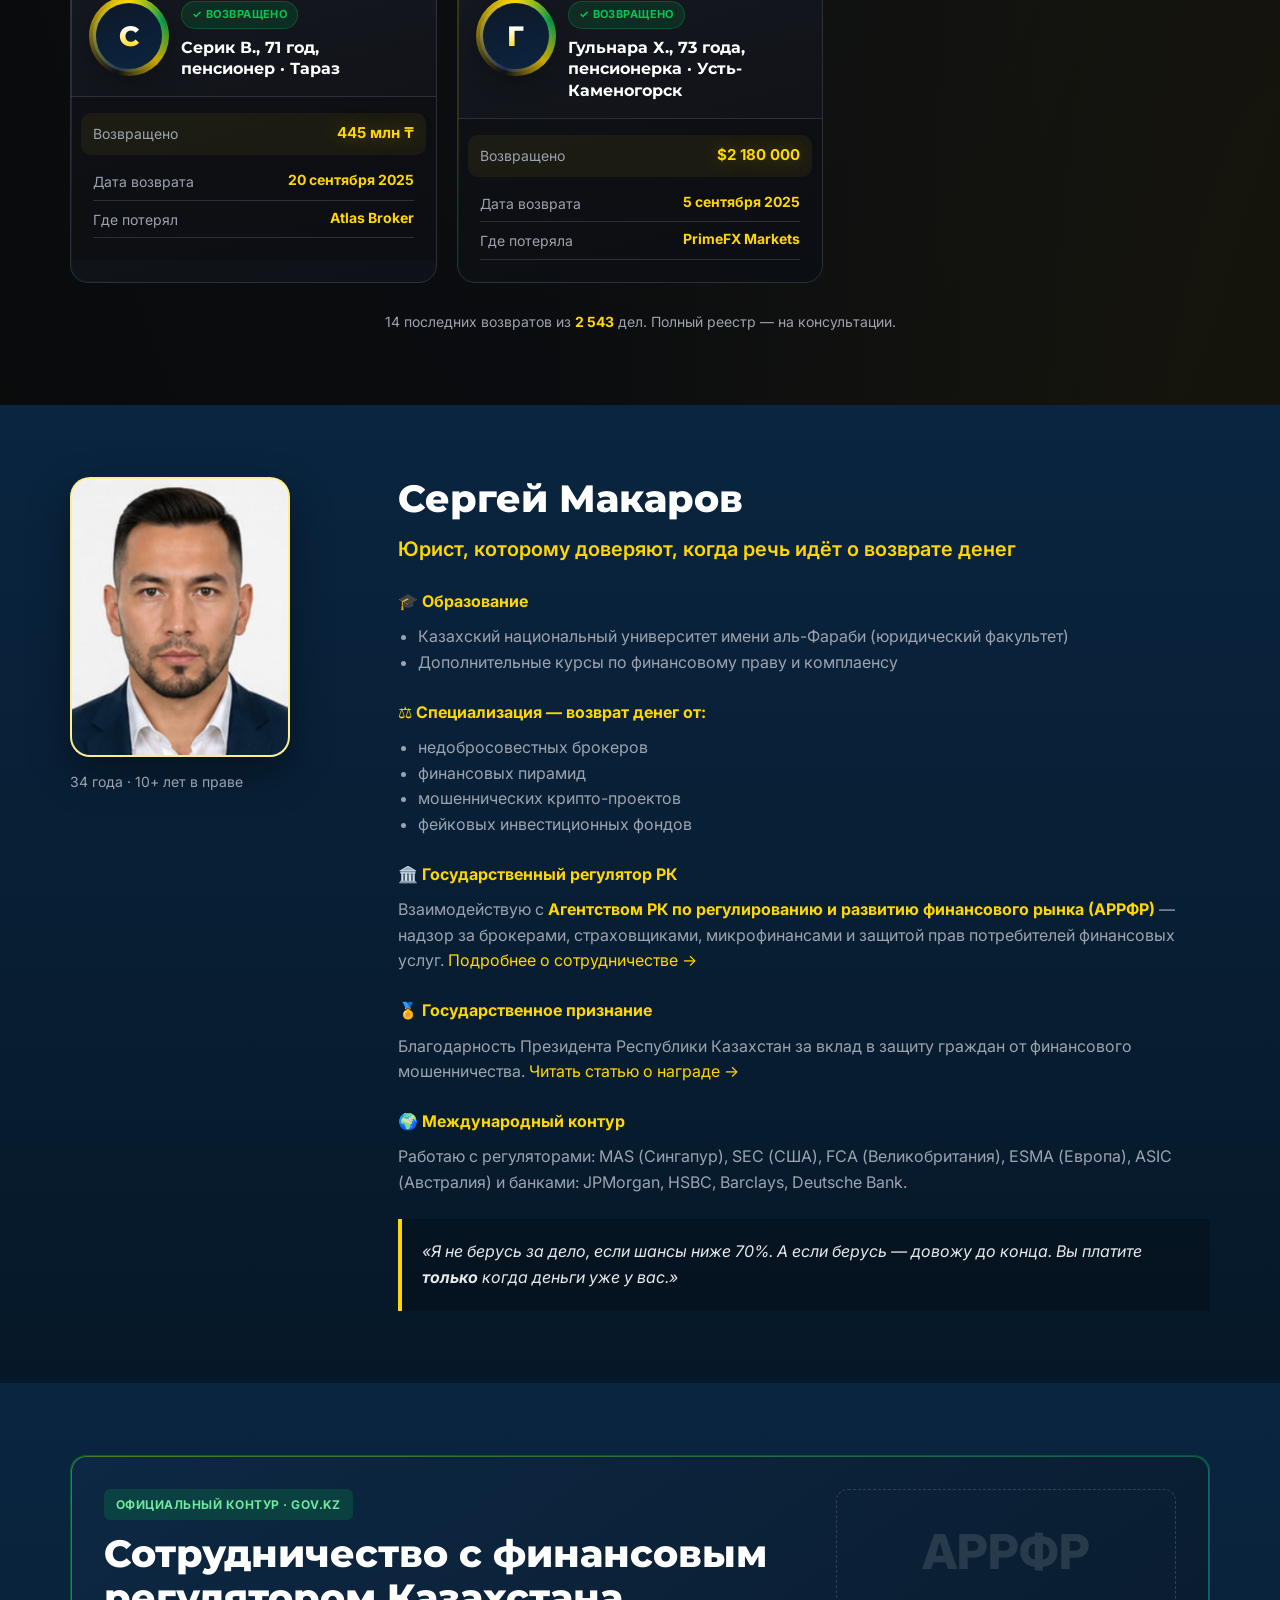
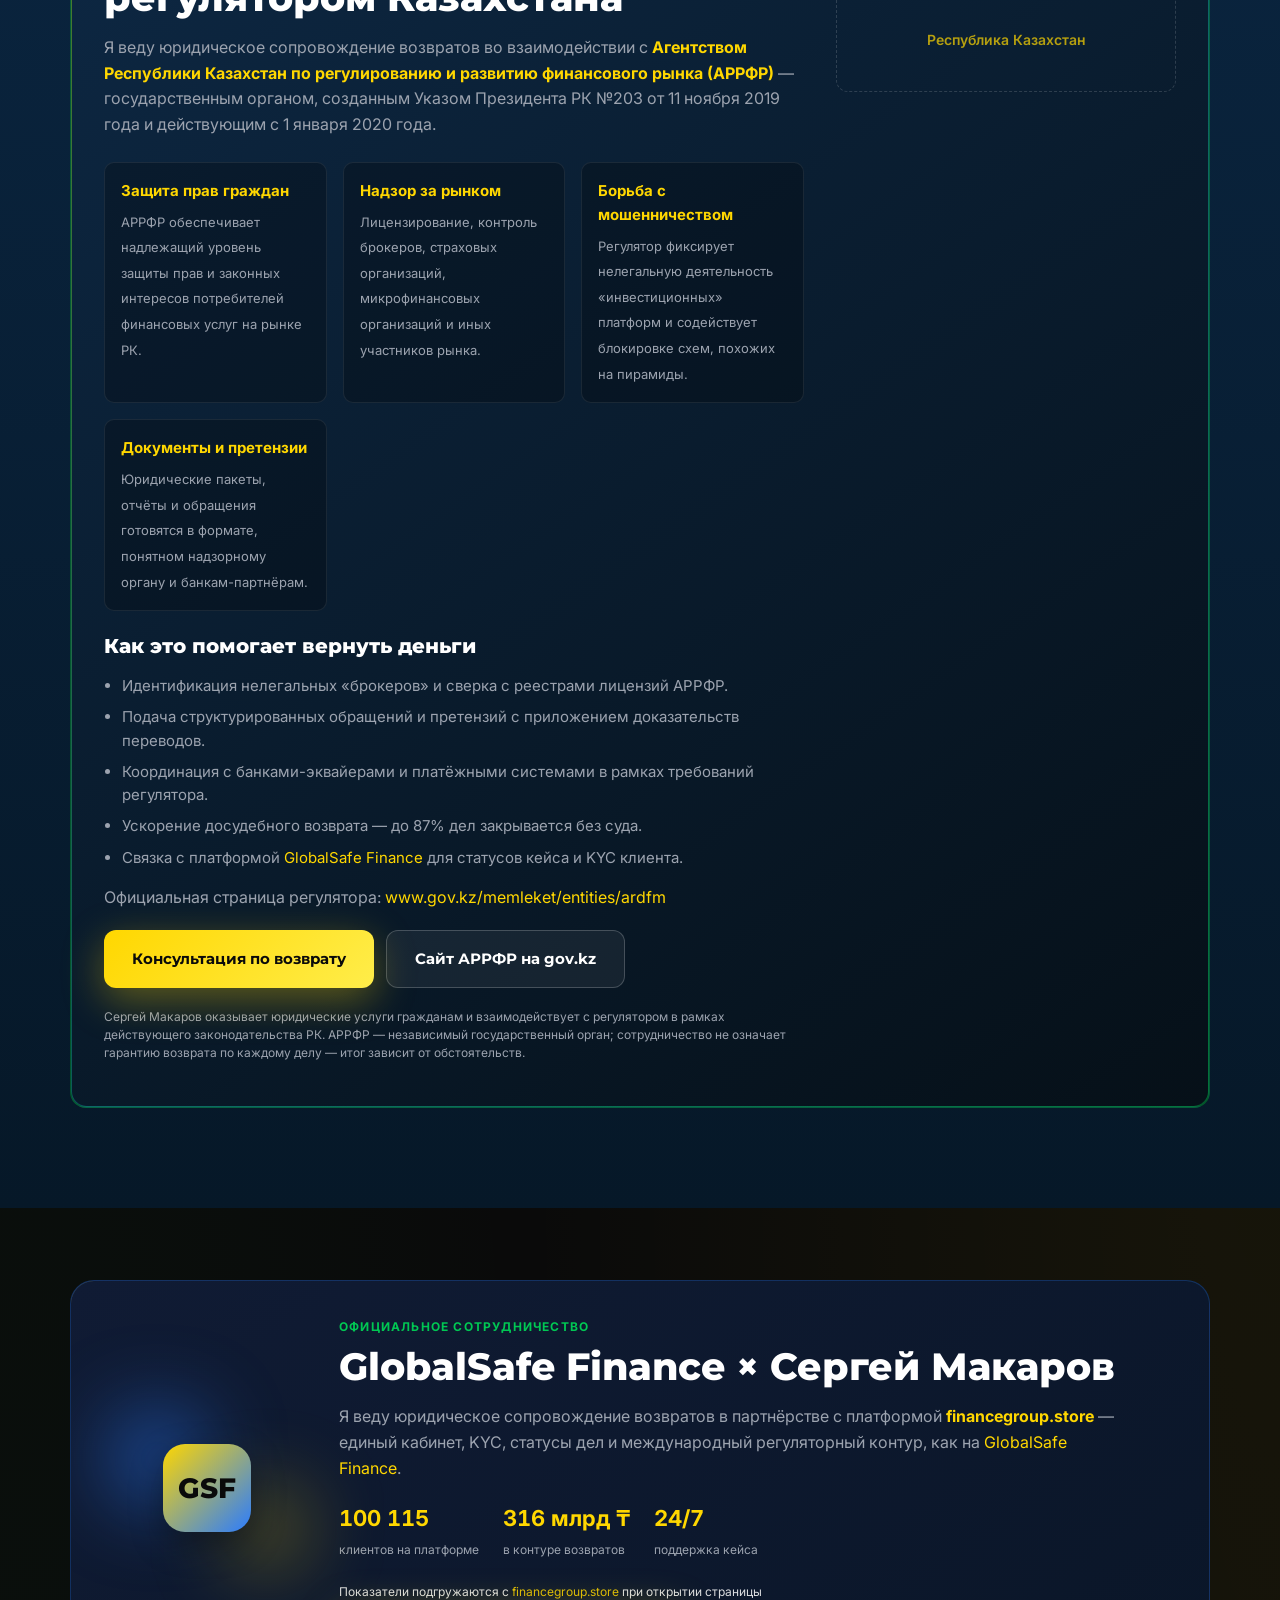
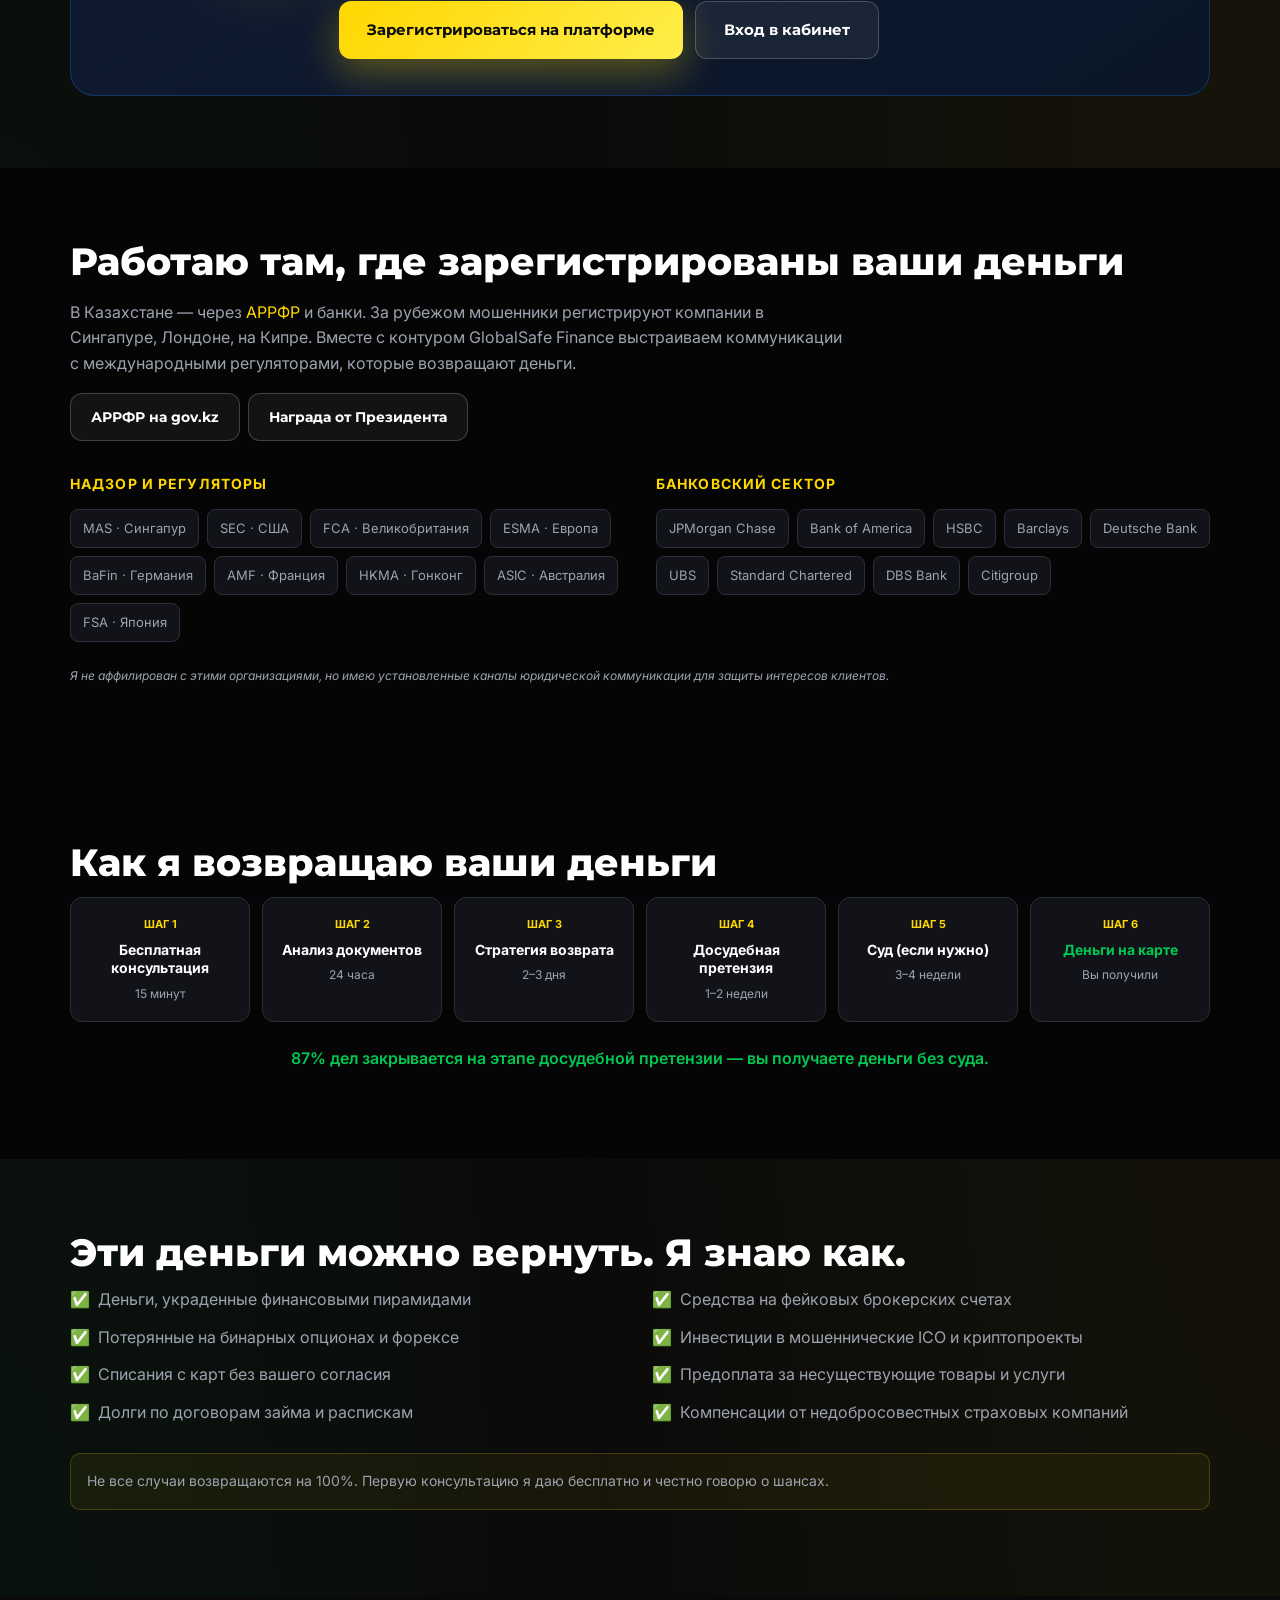
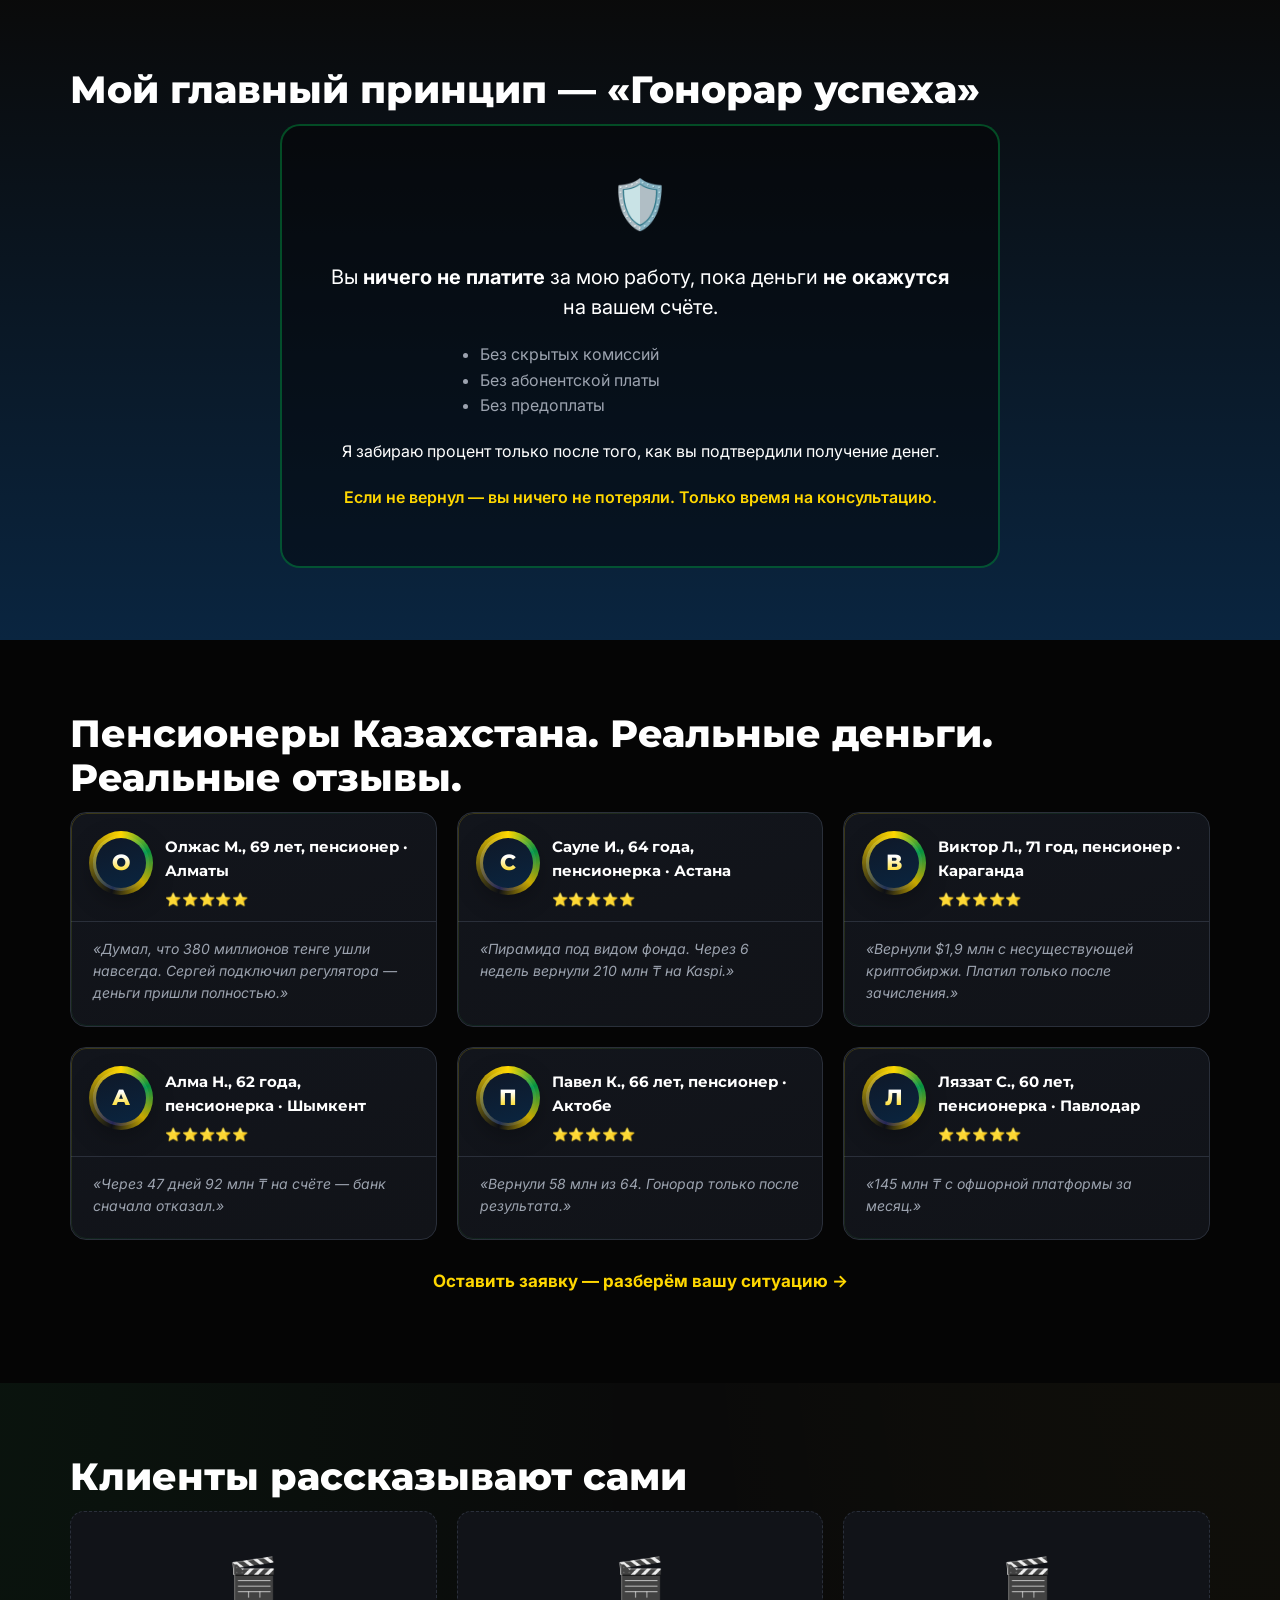
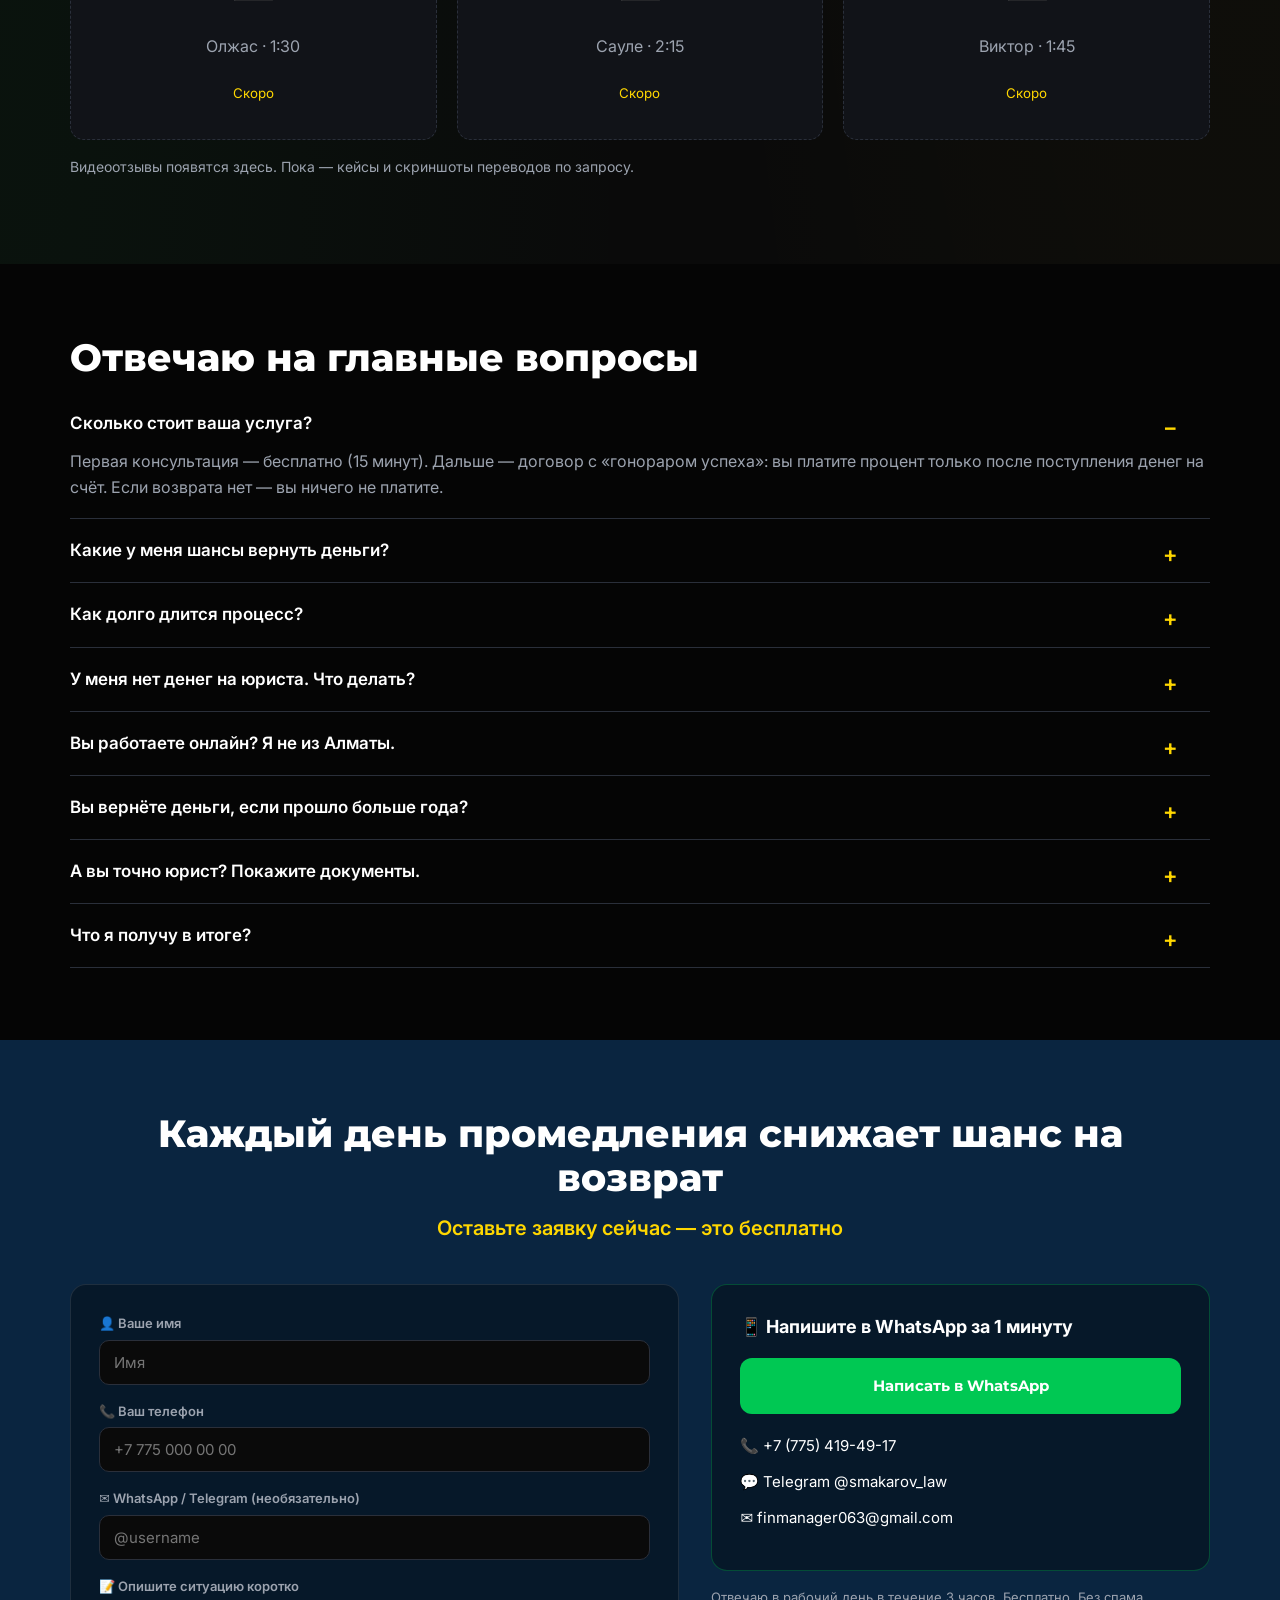
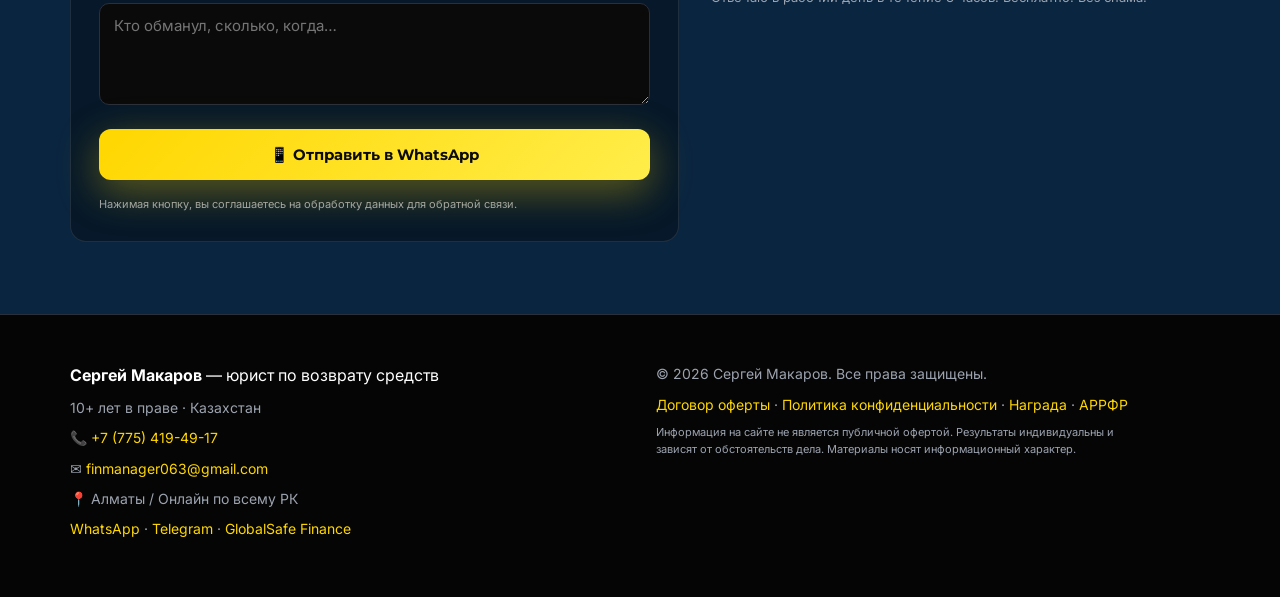
<file: konsult.html>
<!DOCTYPE html>
<html lang="ru">
<head>
  <meta charset="utf-8">
  <meta name="viewport" content="width=device-width, initial-scale=1">
  <title>Бесплатная консультация — Сергей Макаров</title>
  <meta name="description" content="Запись на бесплатную консультацию 15 минут. Возврат денег от мошенников в Казахстане.">
  <meta http-equiv="refresh" content="0; url=index.html#contact">
  <link rel="canonical" href="https://finmanager063-design.github.io/yrist/#contact">
  <meta property="og:type" content="website">
  <meta property="og:url" content="https://finmanager063-design.github.io/yrist/konsult.html">
  <meta property="og:title" content="🍬 Бесплатная консультация — Сергей Макаров">
  <meta property="og:description" content="Вернул клиентам более 12,8 млрд ₸. Запись на 15 минут бесплатно. Платите только после возврата. +7 775 419-49-17">
  <meta property="og:image" content="https://finmanager063-design.github.io/yrist/assets/img/sergey-makarov.png">
  <meta property="og:locale" content="ru_KZ">
  <meta name="twitter:card" content="summary_large_image">
  <script>
    (function () {
      var base = location.pathname.replace(/\/[^/]*$/, "/");
      location.replace(base + "index.html#contact");
    })();
  </script>
  <style>
    body { margin: 0; min-height: 100vh; display: grid; place-items: center; font-family: system-ui, sans-serif; background: #0a0a0a; color: #fff; }
    a { color: #ffd700; }
  </style>
</head>
<body>
  <p>Переход на форму записи… <a href="index.html#contact">Нажмите, если не открылось</a></p>
</body>
</html>
</file>
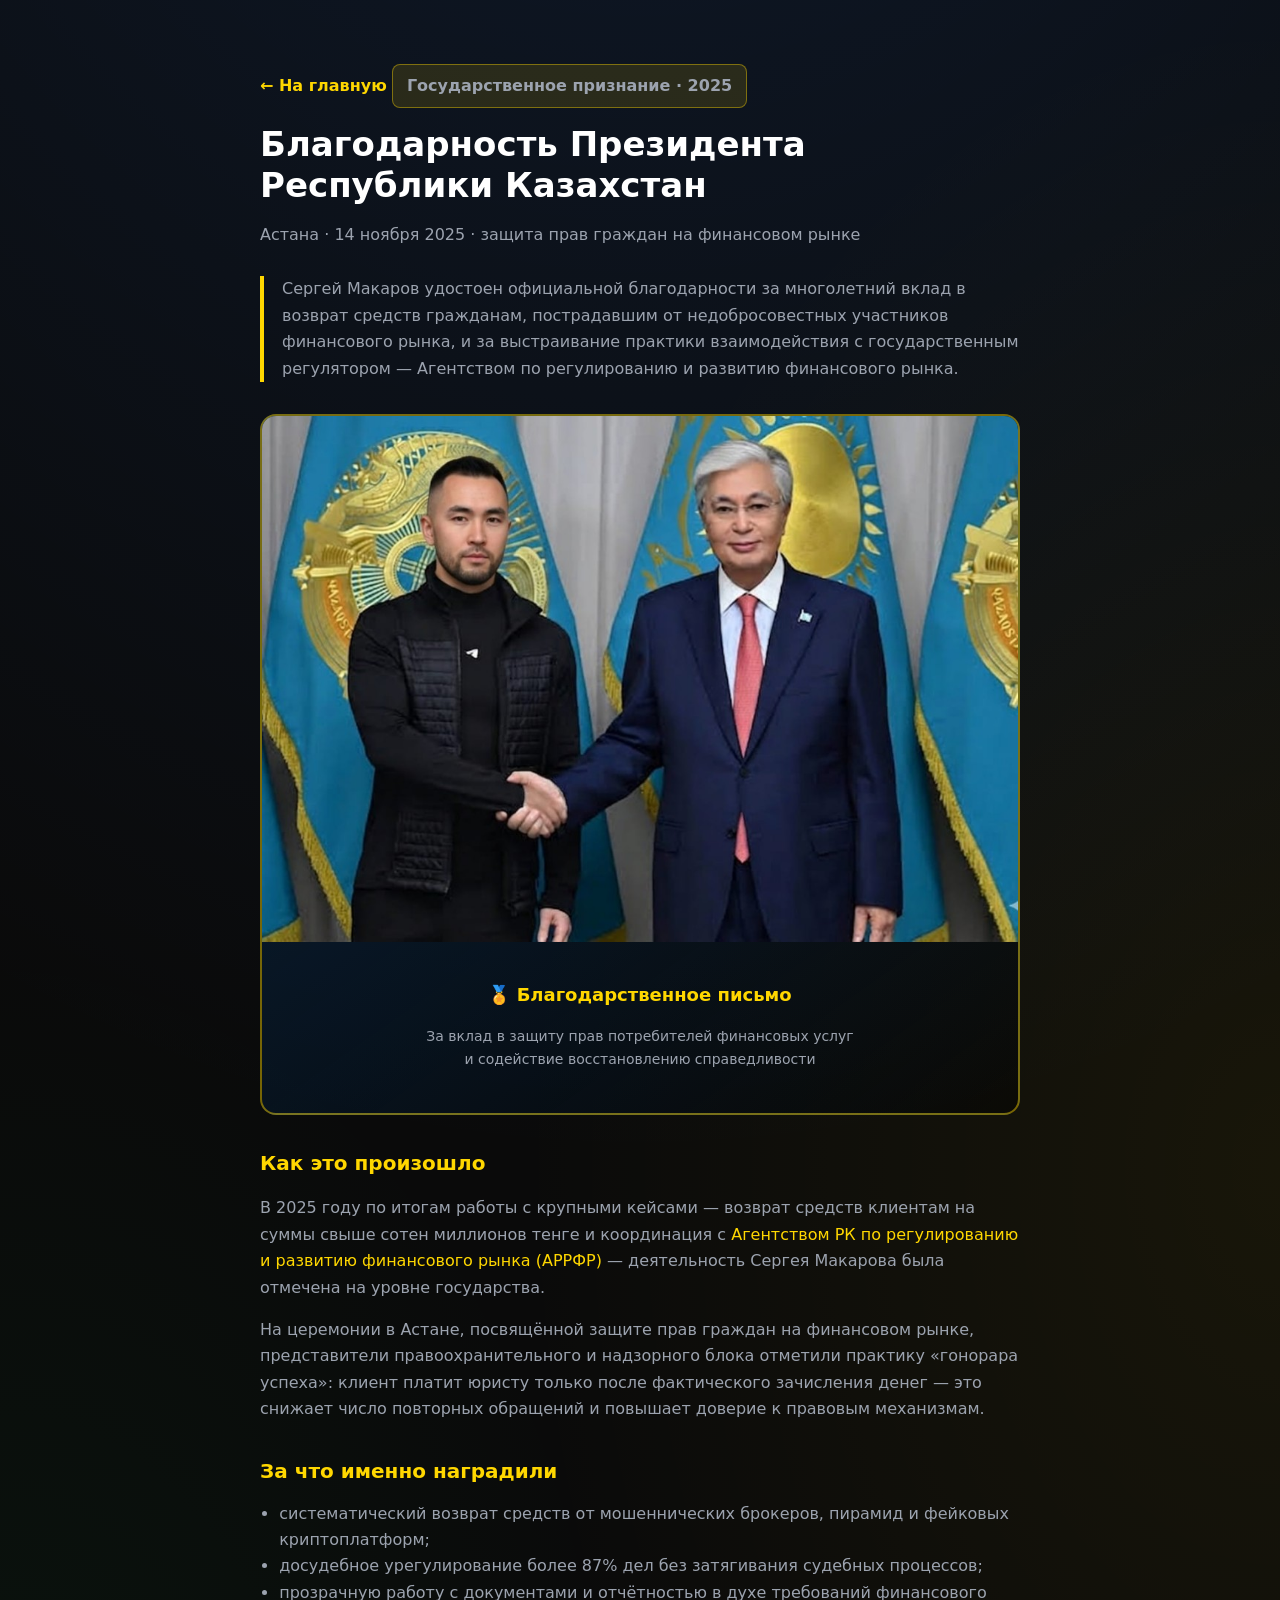
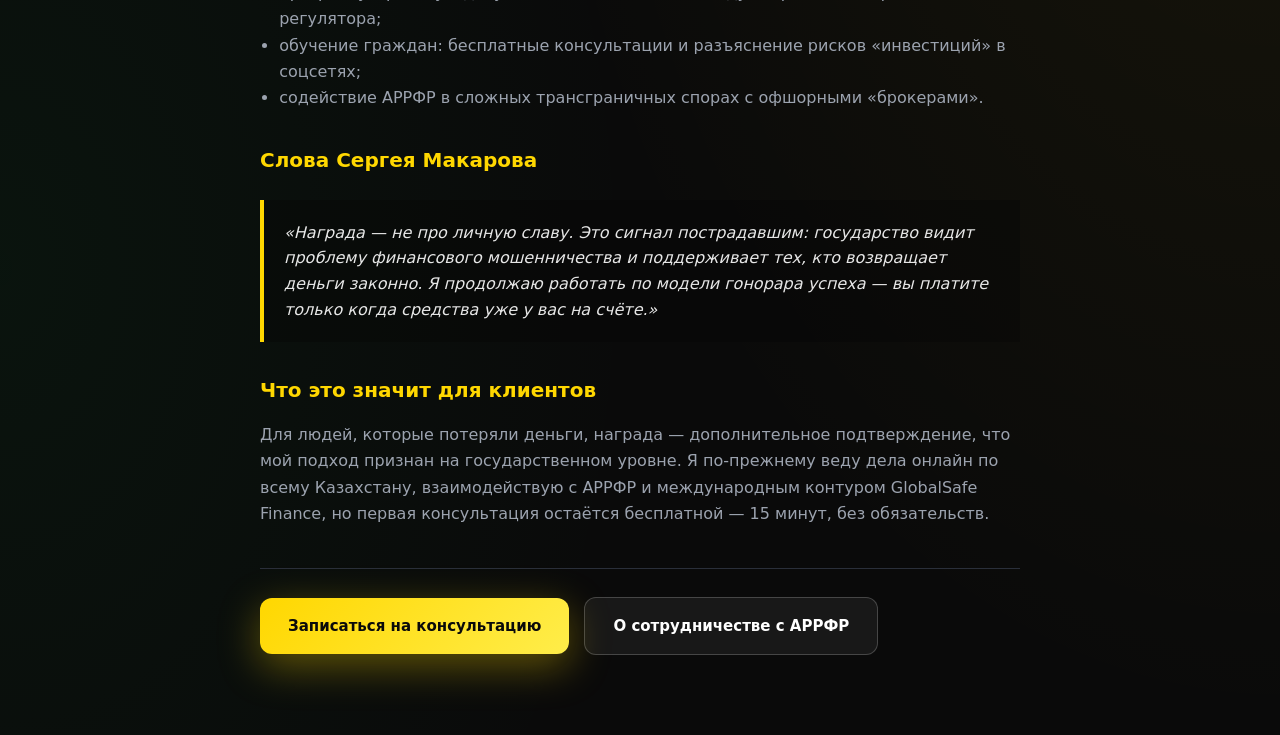
<file: nagrada.html>
<!DOCTYPE html>
<html lang="ru">
<head>
  <meta charset="utf-8">
  <meta name="viewport" content="width=device-width, initial-scale=1">
  <title>Награда от Президента — Сергей Макаров</title>
  <meta name="description" content="Сергей Макаров — благодарность Президента Республики Казахстан за вклад в защиту прав граждан и возврат средств от финансовых мошенников.">
  <link rel="stylesheet" href="assets/css/style.css">
  <link rel="stylesheet" href="assets/css/wallet-effects.css">
  <link rel="icon" href="data:image/svg+xml,<svg xmlns='http://www.w3.org/2000/svg' viewBox='0 0 100 100'><text y='.9em' font-size='90'>🍬</text></svg>">
  <style>
    .article-page { padding: 48px 0 80px; max-width: 760px; }
    .article-page h1 { font-family: var(--font-head); font-size: clamp(26px, 4vw, 34px); margin: 0 0 12px; line-height: 1.2; }
    .article-meta { color: var(--muted); font-size: 14px; margin-bottom: 28px; }
    .article-lead { font-size: 18px; line-height: 1.55; color: #e8e8e8; margin-bottom: 28px; border-left: 4px solid var(--gold); padding-left: 18px; }
    .article-page h2 { font-size: 20px; margin: 32px 0 14px; color: var(--gold); }
    .article-page p, .article-page li { color: var(--muted); font-size: 16px; line-height: 1.65; }
    .article-page ul { padding-left: 1.2em; margin: 0 0 16px; }
    .award-box {
      margin: 32px 0;
      padding: 0;
      border-radius: 16px;
      background: linear-gradient(145deg, rgba(10,37,64,.95), rgba(0,0,0,.4));
      border: 2px solid rgba(255,215,0,.45);
      text-align: center;
      overflow: hidden;
    }
    .award-box__photo {
      margin: 0;
      line-height: 0;
    }
    .award-box__photo img {
      width: 100%;
      height: auto;
      display: block;
    }
    .award-box__body {
      padding: 22px 28px 28px;
    }
    .award-box strong { color: var(--gold); font-size: 18px; }
    .article-page a.back { display: inline-block; margin-bottom: 24px; font-weight: 600; }
    .article-cta { margin-top: 40px; padding-top: 28px; border-top: 1px solid var(--line); }
  </style>
</head>
<body>
  <div class="container article-page">
    <a class="back" href="index.html">← На главную</a>

    <p class="badge badge--gold">Государственное признание · 2025</p>
    <h1>Благодарность Президента Республики Казахстан</h1>
    <p class="article-meta">Астана · 14 ноября 2025 · защита прав граждан на финансовом рынке</p>

    <p class="article-lead">
      Сергей Макаров удостоен официальной благодарности за многолетний вклад в возврат средств гражданам,
      пострадавшим от недобросовестных участников финансового рынка, и за выстраивание практики
      взаимодействия с государственным регулятором — Агентством по регулированию и развитию финансового рынка.
    </p>

    <div class="award-box">
      <figure class="award-box__photo">
        <img src="assets/img/nagrada-tokayev.jpg" alt="Сергей Макаров и Президент Республики Казахстан Касым-Жомарт Токаев" width="1024" height="712" loading="eager" decoding="async">
      </figure>
      <div class="award-box__body">
        <p><strong>🏅 Благодарственное письмо</strong></p>
        <p style="margin-top:8px;font-size:14px;color:var(--muted)">
          За вклад в защиту прав потребителей финансовых услуг<br>
          и содействие восстановлению справедливости
        </p>
      </div>
    </div>

    <h2>Как это произошло</h2>
    <p>
      В 2025 году по итогам работы с крупными кейсами — возврат средств клиентам на суммы свыше сотен миллионов тенге
      и координация с <a href="https://www.gov.kz/memleket/entities/ardfm" target="_blank" rel="noopener">Агентством РК по регулированию и развитию финансового рынка (АРРФР)</a> —
      деятельность Сергея Макарова была отмечена на уровне государства.
    </p>
    <p>
      На церемонии в Астане, посвящённой защите прав граждан на финансовом рынке, представители правоохранительного
      и надзорного блока отметили практику «гонорара успеха»: клиент платит юристу только после фактического
      зачисления денег — это снижает число повторных обращений и повышает доверие к правовым механизмам.
    </p>

    <h2>За что именно наградили</h2>
    <ul>
      <li>систематический возврат средств от мошеннических брокеров, пирамид и фейковых криптоплатформ;</li>
      <li>досудебное урегулирование более 87% дел без затягивания судебных процессов;</li>
      <li>прозрачную работу с документами и отчётностью в духе требований финансового регулятора;</li>
      <li>обучение граждан: бесплатные консультации и разъяснение рисков «инвестиций» в соцсетях;</li>
      <li>содействие АРРФР в сложных трансграничных спорах с офшорными «брокерами».</li>
    </ul>

    <h2>Слова Сергея Макарова</h2>
    <blockquote class="about__quote" style="margin:24px 0">
      «Награда — не про личную славу. Это сигнал пострадавшим: государство видит проблему финансового мошенничества
      и поддерживает тех, кто возвращает деньги законно. Я продолжаю работать по модели гонорара успеха —
      вы платите только когда средства уже у вас на счёте.»
    </blockquote>

    <h2>Что это значит для клиентов</h2>
    <p>
      Для людей, которые потеряли деньги, награда — дополнительное подтверждение, что мой подход признан
      на государственном уровне. Я по-прежнему веду дела онлайн по всему Казахстану, взаимодействую с АРРФР
      и международным контуром GlobalSafe Finance, но первая консультация остаётся бесплатной — 15 минут,
      без обязательств.
    </p>

    <div class="article-cta">
      <a class="btn btn--candy" href="index.html#contact">Записаться на консультацию</a>
      <a class="btn btn--ghost-light" href="index.html#ardfm" style="margin-left:10px">О сотрудничестве с АРРФР</a>
    </div>
  </div>
</body>
</html>
</file>
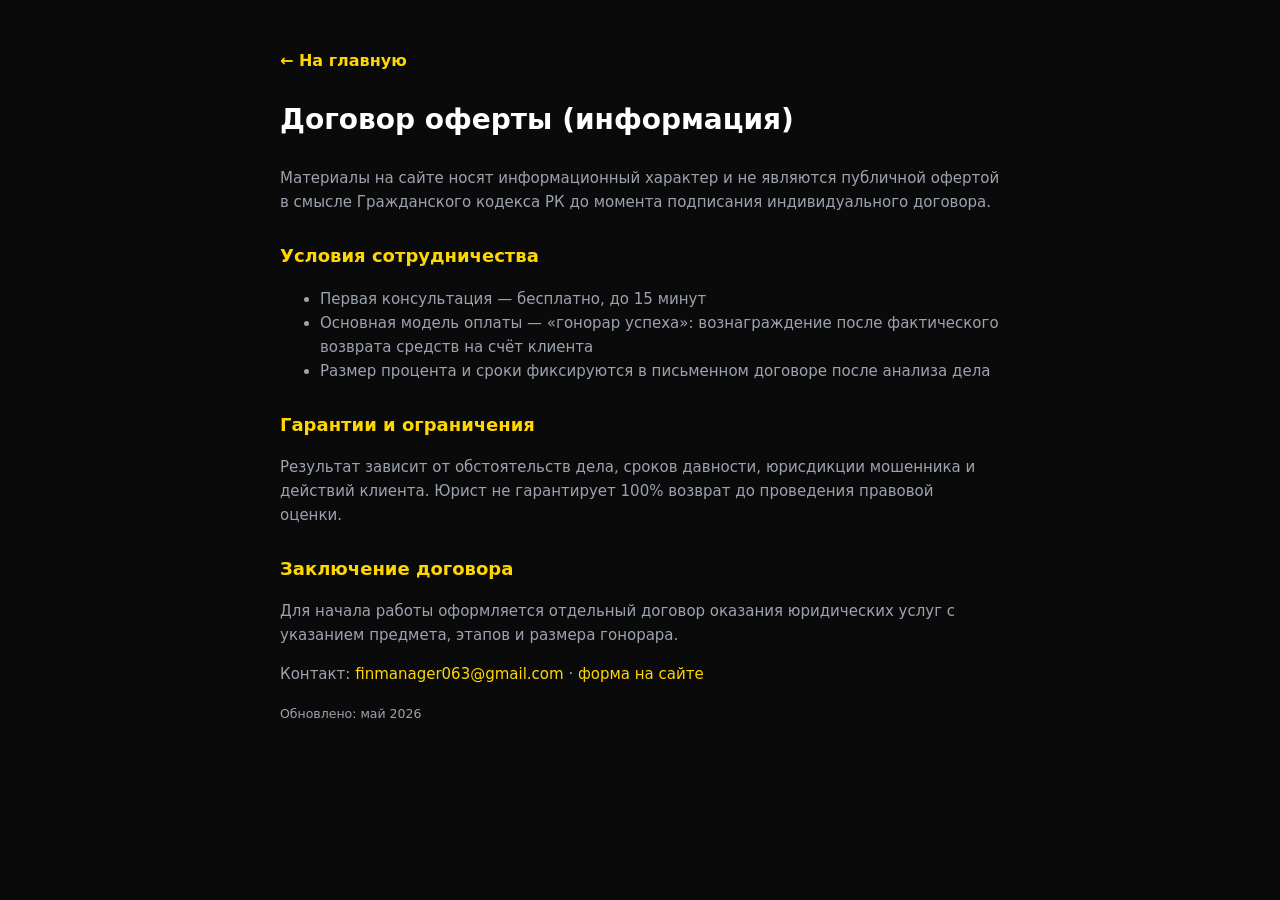
<file: offer.html>
<!DOCTYPE html>
<html lang="ru">
<head>
  <meta charset="utf-8">
  <meta name="viewport" content="width=device-width, initial-scale=1">
  <title>Договор оферты — Сергей Макаров</title>
  <meta name="robots" content="noindex">
  <link rel="stylesheet" href="assets/css/style.css">
  <link rel="icon" href="data:image/svg+xml,<svg xmlns='http://www.w3.org/2000/svg' viewBox='0 0 100 100'><text y='.9em' font-size='90'>🍬</text></svg>">
  <style>
    .legal-page { padding: 48px 0 80px; max-width: 720px; }
    .legal-page h1 { font-family: var(--font-head); font-size: 28px; margin: 0 0 24px; }
    .legal-page h2 { font-size: 18px; margin: 28px 0 12px; color: var(--gold); }
    .legal-page p, .legal-page li { color: var(--muted); font-size: 15px; }
    .legal-page a.back { display: inline-block; margin-bottom: 24px; font-weight: 600; }
  </style>
</head>
<body>
  <div class="container legal-page">
    <a class="back" href="index.html">← На главную</a>
    <h1>Договор оферты (информация)</h1>
    <p>Материалы на сайте носят информационный характер и не являются публичной офертой в смысле Гражданского кодекса РК до момента подписания индивидуального договора.</p>
    <h2>Условия сотрудничества</h2>
    <ul>
      <li>Первая консультация — бесплатно, до 15 минут</li>
      <li>Основная модель оплаты — «гонорар успеха»: вознаграждение после фактического возврата средств на счёт клиента</li>
      <li>Размер процента и сроки фиксируются в письменном договоре после анализа дела</li>
    </ul>
    <h2>Гарантии и ограничения</h2>
    <p>Результат зависит от обстоятельств дела, сроков давности, юрисдикции мошенника и действий клиента. Юрист не гарантирует 100% возврат до проведения правовой оценки.</p>
    <h2>Заключение договора</h2>
    <p>Для начала работы оформляется отдельный договор оказания юридических услуг с указанием предмета, этапов и размера гонорара.</p>
    <p>Контакт: <a href="mailto:finmanager063@gmail.com">finmanager063@gmail.com</a> · <a href="index.html#contact">форма на сайте</a></p>
    <p><small>Обновлено: май 2026</small></p>
  </div>
</body>
</html>
</file>
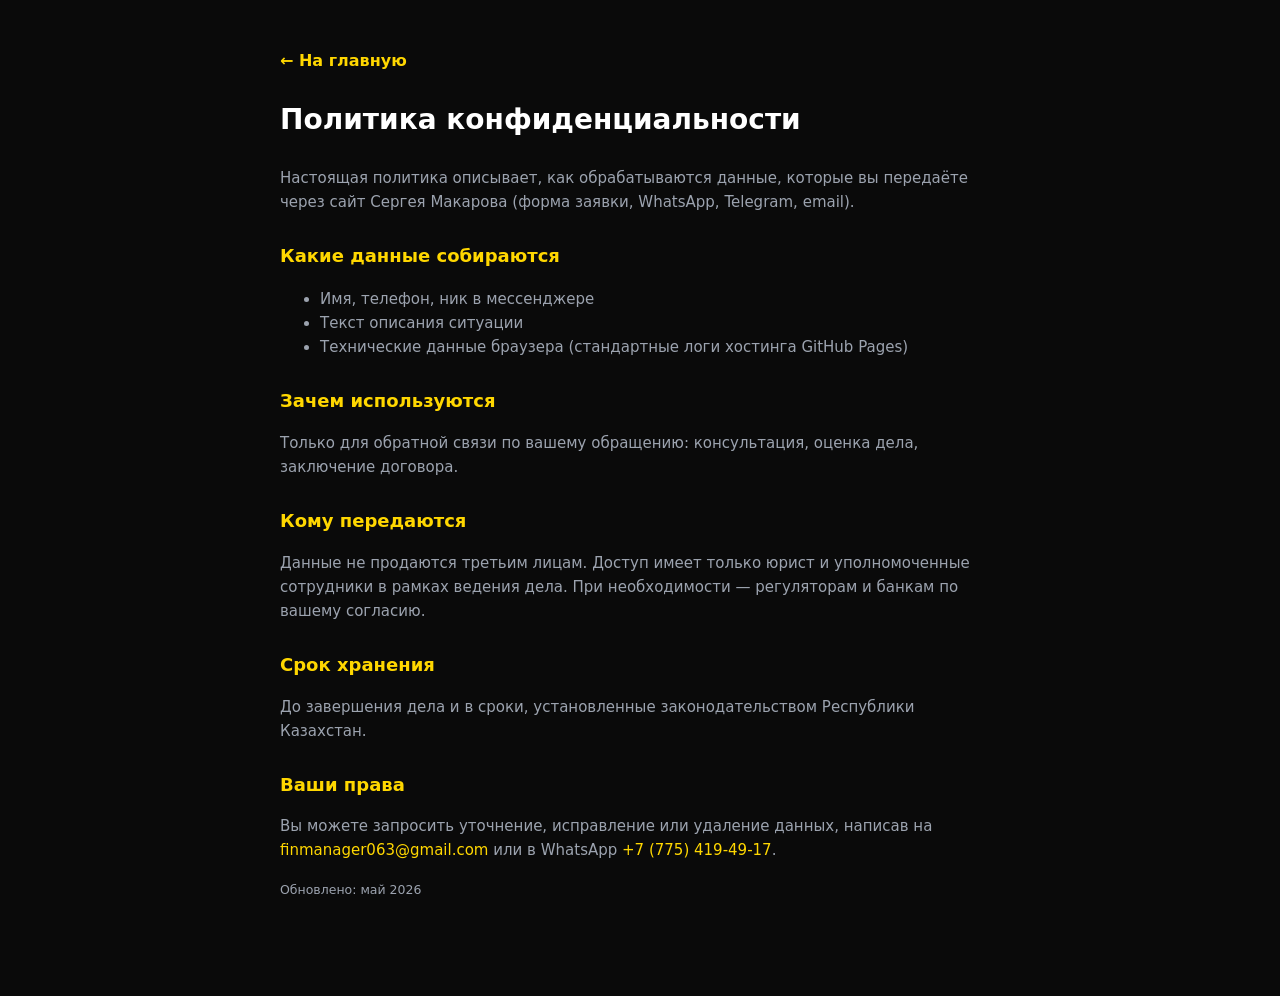
<file: privacy.html>
<!DOCTYPE html>
<html lang="ru">
<head>
  <meta charset="utf-8">
  <meta name="viewport" content="width=device-width, initial-scale=1">
  <title>Политика конфиденциальности — Сергей Макаров</title>
  <meta name="robots" content="noindex">
  <link rel="stylesheet" href="assets/css/style.css">
  <link rel="icon" href="data:image/svg+xml,<svg xmlns='http://www.w3.org/2000/svg' viewBox='0 0 100 100'><text y='.9em' font-size='90'>🍬</text></svg>">
  <style>
    .legal-page { padding: 48px 0 80px; max-width: 720px; }
    .legal-page h1 { font-family: var(--font-head); font-size: 28px; margin: 0 0 24px; }
    .legal-page h2 { font-size: 18px; margin: 28px 0 12px; color: var(--gold); }
    .legal-page p, .legal-page li { color: var(--muted); font-size: 15px; }
    .legal-page a.back { display: inline-block; margin-bottom: 24px; font-weight: 600; }
  </style>
</head>
<body>
  <div class="container legal-page">
    <a class="back" href="index.html">← На главную</a>
    <h1>Политика конфиденциальности</h1>
    <p>Настоящая политика описывает, как обрабатываются данные, которые вы передаёте через сайт Сергея Макарова (форма заявки, WhatsApp, Telegram, email).</p>
    <h2>Какие данные собираются</h2>
    <ul>
      <li>Имя, телефон, ник в мессенджере</li>
      <li>Текст описания ситуации</li>
      <li>Технические данные браузера (стандартные логи хостинга GitHub Pages)</li>
    </ul>
    <h2>Зачем используются</h2>
    <p>Только для обратной связи по вашему обращению: консультация, оценка дела, заключение договора.</p>
    <h2>Кому передаются</h2>
    <p>Данные не продаются третьим лицам. Доступ имеет только юрист и уполномоченные сотрудники в рамках ведения дела. При необходимости — регуляторам и банкам по вашему согласию.</p>
    <h2>Срок хранения</h2>
    <p>До завершения дела и в сроки, установленные законодательством Республики Казахстан.</p>
    <h2>Ваши права</h2>
    <p>Вы можете запросить уточнение, исправление или удаление данных, написав на <a href="mailto:finmanager063@gmail.com">finmanager063@gmail.com</a> или в WhatsApp <a href="tel:+77754194917">+7 (775) 419-49-17</a>.</p>
    <p><small>Обновлено: май 2026</small></p>
  </div>
</body>
</html>
</file>
<file: assets/css/style.css>
:root {
  --bg: #0a0a0a;
  --bg-dark: #050505;
  --blue: #0a2540;
  --blue-light: #123a5c;
  --surface: #111318;
  --line: #2a2f3a;
  --gold: #ffd700;
  --gold-dim: #c9a800;
  --green: #00c853;
  --text: #ffffff;
  --muted: #9ca3af;
  --font: "Inter", system-ui, sans-serif;
  --font-head: "Montserrat", system-ui, sans-serif;
}

*,
*::before,
*::after {
  box-sizing: border-box;
}

html {
  scroll-behavior: smooth;
}

@media (prefers-reduced-motion: reduce) {
  html {
    scroll-behavior: auto;
  }

  .reveal {
    opacity: 1;
    transform: none;
    transition: none;
  }

  .hero-lawyer {
    animation: none;
  }
}

.skip-link {
  position: absolute;
  left: 12px;
  top: -48px;
  z-index: 500;
  padding: 10px 16px;
  border-radius: 8px;
  background: var(--gold);
  color: #0a0a0a;
  font-weight: 700;
  font-size: 14px;
}

.skip-link:focus {
  top: 12px;
  outline: none;
}

:focus-visible {
  outline: 2px solid var(--gold);
  outline-offset: 3px;
}

body {
  margin: 0;
  font-family: var(--font);
  font-size: 16px;
  line-height: 1.6;
  color: var(--text);
  background: var(--bg);
}

img {
  max-width: 100%;
}

a {
  color: var(--gold);
  text-decoration: none;
  transition: color 0.2s, opacity 0.2s;
}

a:hover {
  color: #fff;
}

.container {
  width: min(1140px, 92%);
  margin-inline: auto;
}

/* Header */
.header {
  position: sticky;
  top: 0;
  z-index: 200;
  background: rgba(10, 10, 10, 0.92);
  backdrop-filter: blur(12px);
  border-bottom: 1px solid rgba(255, 215, 0, 0.12);
}

.header__inner {
  display: flex;
  align-items: center;
  justify-content: space-between;
  gap: 16px;
  padding: 12px 0;
}

.logo {
  display: flex;
  align-items: center;
  gap: 10px;
  color: inherit;
}

.logo:hover {
  color: inherit;
}

.logo__candy {
  font-size: 28px;
  line-height: 1;
}

.logo__text {
  display: flex;
  flex-direction: column;
  line-height: 1.2;
}

.logo__text strong {
  font-family: var(--font-head);
  font-size: 15px;
}

.logo__text small {
  font-size: 10px;
  color: var(--muted);
  letter-spacing: 0.08em;
  text-transform: uppercase;
}

.nav {
  display: flex;
  align-items: center;
  gap: 24px;
}

.nav a {
  color: var(--muted);
  font-size: 14px;
  font-weight: 500;
}

.nav a:hover {
  color: var(--text);
}

.nav__cta {
  padding: 10px 16px !important;
  border-radius: 8px;
  background: linear-gradient(135deg, var(--gold), var(--gold-dim)) !important;
  color: #0a0a0a !important;
  font-weight: 700 !important;
}

.nav-toggle {
  display: none;
  flex-direction: column;
  gap: 5px;
  padding: 8px;
  border: none;
  background: transparent;
  cursor: pointer;
}

.nav-toggle span {
  width: 24px;
  height: 2px;
  background: var(--text);
  border-radius: 2px;
  transition: transform 0.25s, opacity 0.25s;
}

.nav-toggle[aria-expanded="true"] span:nth-child(1) {
  transform: translateY(7px) rotate(45deg);
}

.nav-toggle[aria-expanded="true"] span:nth-child(2) {
  opacity: 0;
}

.nav-toggle[aria-expanded="true"] span:nth-child(3) {
  transform: translateY(-7px) rotate(-45deg);
}

/* Typography */
.section-title {
  margin: 0 0 12px;
  font-family: var(--font-head);
  font-size: clamp(26px, 4vw, 38px);
  font-weight: 800;
  line-height: 1.15;
}

.section-lead {
  margin: 0 0 24px;
  font-size: 20px;
  color: var(--gold);
  font-weight: 600;
}

.section-text {
  color: var(--muted);
  max-width: 780px;
}

.section-text.muted {
  font-size: 14px;
  margin-top: 16px;
}

.section {
  padding: 72px 0;
}

.section--dark {
  background: var(--bg-dark);
}

.section--blue {
  background: linear-gradient(180deg, var(--blue), #061828);
}

.section-head {
  margin-bottom: 40px;
}

/* Badge & buttons */
.badge {
  display: inline-block;
  margin-bottom: 16px;
  padding: 8px 14px;
  border-radius: 8px;
  font-size: 13px;
  font-weight: 700;
}

/* Award / награда */
#award {
  padding: 40px 0;
}

.award-section {
  text-align: center;
  max-width: 760px;
}

.award-figure {
  margin: 0 auto 24px;
  max-width: 100%;
  border-radius: 16px;
  overflow: hidden;
  border: 2px solid rgba(255, 215, 0, 0.45);
  box-shadow:
    0 24px 48px rgba(0, 0, 0, 0.45),
    0 0 40px rgba(255, 215, 0, 0.08);
  background: #0a2540;
}

.award-figure img {
  width: 100%;
  height: auto;
  display: block;
  vertical-align: middle;
}

.award-figure figcaption {
  margin: 0;
  padding: 12px 16px;
  font-size: 13px;
  color: var(--muted);
  background: rgba(0, 0, 0, 0.35);
  border-top: 1px solid rgba(255, 215, 0, 0.2);
}

.badge--gold {
  background: rgba(255, 215, 0, 0.12);
  border: 1px solid rgba(255, 215, 0, 0.4);
  color: var(--gold);
}

.btn {
  display: inline-flex;
  align-items: center;
  justify-content: center;
  padding: 16px 28px;
  border: none;
  border-radius: 12px;
  font-family: var(--font-head);
  font-size: 15px;
  font-weight: 700;
  cursor: pointer;
  transition: transform 0.15s, box-shadow 0.15s;
  text-align: center;
}

.btn:hover {
  transform: translateY(-2px);
}

.btn--candy {
  background: linear-gradient(135deg, var(--gold), #ffed4a);
  color: #0a0a0a;
  box-shadow: 0 12px 40px rgba(255, 215, 0, 0.35);
}

.btn--block {
  width: 100%;
}

.btn--whatsapp {
  background: var(--green);
  color: #fff;
  width: 100%;
  margin-bottom: 20px;
}

/* Hero */
.hero {
  padding: 48px 0 64px;
  background:
    radial-gradient(ellipse 70% 50% at 90% 0%, rgba(10, 37, 64, 0.9), transparent),
    radial-gradient(ellipse 50% 40% at 0% 100%, rgba(255, 215, 0, 0.06), transparent);
}

.hero__grid {
  display: grid;
  grid-template-columns: 1.15fr 0.85fr;
  gap: 40px;
  align-items: center;
}

.hero h1 {
  margin: 0;
  font-family: var(--font-head);
  font-size: clamp(32px, 5.5vw, 52px);
  font-weight: 800;
  line-height: 1.08;
}

.hero__subtitle {
  margin: 12px 0 0;
  font-size: clamp(22px, 3vw, 32px);
  color: var(--gold);
  font-weight: 700;
}

.hero__lead {
  margin: 16px 0 0;
  color: var(--muted);
  font-size: 17px;
}

.hero__checks {
  margin: 24px 0 0;
  padding: 0;
  list-style: none;
}

.hero__checks li {
  position: relative;
  padding-left: 28px;
  margin-bottom: 10px;
  font-size: 15px;
}

.hero__checks li::before {
  content: "✅";
  position: absolute;
  left: 0;
  top: 0;
}

.hero__actions {
  margin-top: 28px;
}

.hero__contacts {
  display: flex;
  flex-wrap: wrap;
  align-items: center;
  gap: 8px 12px;
  margin-top: 20px;
  font-size: 14px;
}

.hero__contacts .sep {
  color: var(--line);
}

.hero__geo {
  margin: 12px 0 0;
  font-size: 14px;
  color: var(--muted);
}

.hero__trust {
  display: flex;
  flex-direction: column;
  gap: 6px;
  margin-top: 20px;
  font-size: 13px;
  color: var(--muted);
}

.hero__visual {
  display: flex;
  flex-direction: column;
  align-items: center;
  gap: 20px;
}

.hero-lawyer {
  position: relative;
  width: min(240px, 100%);
  margin: 0;
  border-radius: 18px;
  overflow: hidden;
  border: 2px solid rgba(255, 215, 0, 0.5);
  box-shadow:
    0 20px 48px rgba(0, 0, 0, 0.5),
    0 0 32px rgba(255, 215, 0, 0.1);
  background: #fff;
  animation: hero-lawyer-in 0.9s cubic-bezier(0.22, 1, 0.36, 1);
}

@keyframes hero-lawyer-in {
  from {
    opacity: 0;
    transform: translateY(16px) scale(0.96);
  }
  to {
    opacity: 1;
    transform: translateY(0) scale(1);
  }
}

.hero-lawyer__img {
  display: block;
  width: 100%;
  height: auto;
  vertical-align: middle;
  object-fit: cover;
  object-position: center top;
  aspect-ratio: 398 / 552;
}

.hero-lawyer__caption {
  position: absolute;
  left: 0;
  right: 0;
  bottom: 0;
  margin: 0;
  padding: 28px 14px 12px;
  font-size: 13px;
  font-weight: 700;
  font-family: var(--font-head);
  text-align: center;
  color: #fff;
  background: linear-gradient(180deg, transparent, rgba(10, 37, 64, 0.92));
}

.hero-card {
  padding: 32px;
  border-radius: 20px;
  background: linear-gradient(160deg, var(--blue-light), var(--blue));
  border: 1px solid rgba(255, 215, 0, 0.25);
  text-align: center;
  box-shadow: 0 24px 60px rgba(0, 0, 0, 0.5);
}

.hero-card__photo {
  width: 100px;
  height: 100px;
  margin: 0 auto 16px;
  display: grid;
  place-items: center;
  border-radius: 50%;
  font-size: 36px;
  font-weight: 800;
  background: linear-gradient(145deg, var(--gold), var(--gold-dim));
  color: #0a0a0a;
}

.hero-card__name {
  margin: 0;
  font-family: var(--font-head);
  font-size: 22px;
  font-weight: 800;
}

.hero-card__tag {
  margin: 6px 0 16px;
  color: var(--gold);
  font-size: 14px;
  font-weight: 600;
}

.hero-card__promise {
  margin: 0;
  font-size: 15px;
  color: rgba(255, 255, 255, 0.85);
  line-height: 1.5;
}

/* Stats */
.stats {
  padding: 56px 0;
  background: var(--blue);
  border-block: 1px solid rgba(255, 215, 0, 0.15);
}

.stats .section-title {
  text-align: center;
  margin-bottom: 36px;
}

.stats__grid {
  display: grid;
  grid-template-columns: repeat(3, 1fr);
  gap: 20px;
}

.stat-card {
  padding: 28px 20px;
  border-radius: 16px;
  background: rgba(0, 0, 0, 0.35);
  border: 1px solid rgba(255, 255, 255, 0.08);
  text-align: center;
}

.stat-card--highlight {
  border-color: rgba(255, 215, 0, 0.45);
  background: rgba(255, 215, 0, 0.06);
}

.stat-card__value {
  margin: 0 0 8px;
  font-family: var(--font-head);
  font-size: clamp(28px, 4vw, 42px);
  font-weight: 800;
  color: var(--gold);
  font-variant-numeric: tabular-nums;
}

.stat-card__label {
  margin: 0;
  font-size: 14px;
  color: var(--muted);
  line-height: 1.4;
}

.stats__note {
  margin: 20px 0 0;
  text-align: center;
  font-size: 12px;
  color: var(--muted);
}

/* Problem */
.prose {
  max-width: 800px;
  color: var(--muted);
}

.prose p,
.prose ul {
  margin-bottom: 16px;
}

.prose ul {
  padding-left: 20px;
}

.prose__accent {
  font-size: 20px;
  font-weight: 700;
  color: var(--green) !important;
}

.stories {
  display: grid;
  grid-template-columns: repeat(3, 1fr);
  gap: 20px;
  margin-top: 40px;
}

.story {
  padding: 22px;
  border-radius: 14px;
  background: var(--surface);
  border: 1px solid var(--line);
}

.story h3 {
  margin: 0 0 12px;
  font-size: 16px;
}

.story__pain {
  color: var(--muted);
  font-size: 14px;
  font-style: italic;
}

.story__result {
  margin: 12px 0 0;
  font-size: 14px;
  color: var(--green);
}

/* Returns registry */
.returns-grid {
  display: grid;
  grid-template-columns: repeat(auto-fill, minmax(280px, 1fr));
  gap: 20px;
}

.return-card {
  padding: 22px;
  border-radius: 16px;
  background: var(--surface);
  border: 1px solid var(--line);
  transition: border-color 0.2s, transform 0.2s;
}

.return-card:hover {
  border-color: rgba(255, 215, 0, 0.4);
  transform: translateY(-3px);
}

.return-card__head {
  display: flex;
  align-items: center;
  gap: 14px;
  margin-bottom: 14px;
}

.return-card__avatar {
  width: 48px;
  height: 48px;
  display: grid;
  place-items: center;
  border-radius: 12px;
  font-size: 18px;
  font-weight: 800;
  background: linear-gradient(145deg, var(--gold), var(--gold-dim));
  color: #0a0a0a;
  flex-shrink: 0;
}

.return-card__fio {
  margin: 0;
  font-size: 17px;
  font-family: var(--font-head);
}

.return-card__city {
  margin: 4px 0 0;
  font-size: 13px;
  color: var(--muted);
}

.return-card__amount {
  margin: 0 0 16px;
  font-family: var(--font-head);
  font-size: clamp(22px, 3vw, 28px);
  font-weight: 800;
  color: var(--green);
  font-variant-numeric: tabular-nums;
}

.return-card__meta {
  margin: 0;
  display: grid;
  gap: 10px;
}

.return-card__meta div {
  display: grid;
  gap: 4px;
  padding-top: 10px;
  border-top: 1px solid var(--line);
}

.return-card__meta dt {
  font-size: 11px;
  text-transform: uppercase;
  letter-spacing: 0.06em;
  color: var(--muted);
}

.return-card__meta dd {
  margin: 0;
  font-size: 14px;
  line-height: 1.4;
  color: var(--text);
}

.returns-note {
  margin: 28px 0 0;
  text-align: center;
  font-size: 14px;
  color: var(--muted);
}

.returns-note strong {
  color: var(--gold);
}

/* Cases / реестр возвратов */
.cases {
  display: grid;
  grid-template-columns: repeat(auto-fill, minmax(280px, 1fr));
  gap: 20px;
}

.cases .case-card__nums dd {
  text-align: right;
  max-width: 58%;
  line-height: 1.35;
}

.case-card {
  border-radius: 18px;
  background: var(--surface);
  border: 1px solid var(--line);
}

.case-card:not(.person-card) {
  padding: 24px;
  transition: border-color 0.2s, transform 0.2s;
}

.case-card:not(.person-card):hover {
  border-color: rgba(255, 215, 0, 0.35);
  transform: translateY(-4px);
}

.case-card:not(.person-card) h3 {
  margin: 0 0 14px;
  font-size: 17px;
}

.case-card__nums {
  display: grid;
  gap: 8px;
  margin: 0 0 16px;
}

.case-card__nums div {
  display: flex;
  justify-content: space-between;
  font-size: 14px;
  padding-bottom: 6px;
  border-bottom: 1px solid var(--line);
}

.case-card__nums dt {
  color: var(--muted);
}

.case-card__nums dd {
  margin: 0;
  font-weight: 700;
  color: var(--gold);
}

.case-card blockquote {
  margin: 0 0 14px;
  font-size: 14px;
  color: var(--muted);
  font-style: italic;
  line-height: 1.5;
}

.case-card__tag {
  display: inline-block;
  font-size: 12px;
  padding: 6px 10px;
  border-radius: 6px;
  background: rgba(0, 200, 83, 0.12);
  color: var(--green);
}

/* About */
.about {
  display: grid;
  grid-template-columns: 280px 1fr;
  gap: 48px;
  align-items: start;
}

.about__photo {
  width: 220px;
  height: 280px;
  margin-bottom: 12px;
  border-radius: 20px;
  overflow: hidden;
  border: 2px solid rgba(255, 215, 0, 0.45);
  box-shadow: 0 16px 40px rgba(0, 0, 0, 0.4);
  background: #fff;
}

.about__photo img {
  width: 100%;
  height: 100%;
  object-fit: cover;
  object-position: center top;
  display: block;
}

.about__age {
  color: var(--muted);
  font-size: 14px;
}

.about__block {
  margin-bottom: 24px;
}

.about__block h3 {
  margin: 0 0 10px;
  font-size: 16px;
  color: var(--gold);
}

.about__block ul {
  margin: 0;
  padding-left: 20px;
  color: var(--muted);
}

.about__block p {
  color: var(--muted);
  margin: 0;
}

.about__quote {
  margin: 24px 0 0;
  padding: 20px;
  border-left: 4px solid var(--gold);
  background: rgba(0, 0, 0, 0.25);
  font-style: italic;
  color: rgba(255, 255, 255, 0.9);
}

/* Partners */
.partners {
  display: grid;
  grid-template-columns: 1fr 1fr;
  gap: 32px;
  margin-top: 32px;
}

.partners__col h3 {
  margin: 0 0 14px;
  font-size: 14px;
  text-transform: uppercase;
  letter-spacing: 0.08em;
  color: var(--gold);
}

.partner-chips {
  display: flex;
  flex-wrap: wrap;
  gap: 8px;
  margin: 0;
  padding: 0;
  list-style: none;
}

.partner-chips li {
  padding: 8px 12px;
  border-radius: 8px;
  font-size: 13px;
  background: var(--surface);
  border: 1px solid var(--line);
  color: var(--muted);
}

.partners__disclaimer {
  margin-top: 24px;
  font-size: 12px;
  color: var(--muted);
  font-style: italic;
}

/* Process */
.process {
  display: grid;
  grid-template-columns: repeat(6, 1fr);
  gap: 12px;
  margin: 0;
  padding: 0;
  list-style: none;
}

.process li {
  padding: 18px 12px;
  border-radius: 12px;
  background: var(--surface);
  border: 1px solid var(--line);
  text-align: center;
}

.process__step {
  display: block;
  font-size: 11px;
  font-weight: 700;
  text-transform: uppercase;
  color: var(--gold);
  margin-bottom: 8px;
}

.process h3 {
  margin: 0 0 6px;
  font-size: 14px;
  line-height: 1.3;
}

.process__money {
  color: var(--green) !important;
}

.process p {
  margin: 0;
  font-size: 12px;
  color: var(--muted);
}

.process__note {
  margin-top: 24px;
  text-align: center;
  color: var(--green);
  font-weight: 600;
}

/* Check list */
.check-list {
  display: grid;
  grid-template-columns: repeat(2, 1fr);
  gap: 12px 24px;
  margin: 0;
  padding: 0;
  list-style: none;
}

.check-list li {
  padding-left: 28px;
  position: relative;
  color: var(--muted);
}

.check-list li::before {
  content: "✅";
  position: absolute;
  left: 0;
}

.disclaimer {
  margin-top: 28px;
  padding: 16px;
  border-radius: 10px;
  background: rgba(255, 215, 0, 0.06);
  border: 1px solid rgba(255, 215, 0, 0.2);
  font-size: 14px;
  color: var(--muted);
}

/* Guarantee */
.section--guarantee {
  background: linear-gradient(180deg, var(--bg), var(--blue));
}

.guarantee-box {
  max-width: 720px;
  margin: 0 auto;
  padding: 40px;
  border-radius: 20px;
  background: rgba(0, 0, 0, 0.4);
  border: 2px solid rgba(0, 200, 83, 0.35);
  text-align: center;
}

.guarantee-box__icon {
  font-size: 48px;
  display: block;
  margin-bottom: 16px;
}

.guarantee-box__lead {
  font-size: 20px;
  line-height: 1.5;
}

.guarantee-box ul {
  text-align: left;
  max-width: 400px;
  margin: 20px auto;
  color: var(--muted);
}

.guarantee-box__footer {
  margin-top: 20px;
  color: var(--gold);
  font-weight: 600;
}

/* Reviews */
.reviews {
  display: grid;
  grid-template-columns: repeat(3, 1fr);
  gap: 20px;
}

.review-card {
  border-radius: 16px;
  background: var(--surface);
  border: 1px solid var(--line);
}

.review-card:not(.person-card) {
  padding: 24px;
}

.review-card:not(.person-card) h3 {
  margin: 0 0 12px;
  font-size: 16px;
}

.review-card p {
  margin: 0 0 10px;
  font-size: 14px;
  color: var(--muted);
  font-style: italic;
}

.review-card__stars {
  color: var(--gold);
  font-style: normal !important;
}

.review-card__meta {
  font-size: 12px !important;
  font-style: normal !important;
}

.reviews-more {
  text-align: center;
  margin-top: 28px;
}

.reviews-more a {
  font-weight: 700;
  font-size: 17px;
}

/* Video */
.video-grid {
  display: grid;
  grid-template-columns: repeat(3, 1fr);
  gap: 20px;
}

.video-placeholder {
  aspect-ratio: 16/10;
  display: flex;
  flex-direction: column;
  align-items: center;
  justify-content: center;
  border-radius: 14px;
  background: var(--surface);
  border: 1px dashed var(--line);
  color: var(--muted);
}

.video-placeholder span {
  font-size: 40px;
  margin-bottom: 8px;
}

.video-placeholder small {
  margin-top: 8px;
  color: var(--gold);
}

/* FAQ */
.faq__item {
  border-bottom: 1px solid var(--line);
  padding: 18px 0;
}

.faq__item summary {
  cursor: pointer;
  font-weight: 600;
  font-size: 17px;
  list-style: none;
  padding-right: 32px;
}

.faq__item summary::-webkit-details-marker {
  display: none;
}

.faq__item summary::after {
  content: "+";
  float: right;
  color: var(--gold);
  font-size: 22px;
}

.faq__item[open] summary::after {
  content: "−";
}

.faq__item p {
  margin: 12px 0 0;
  color: var(--muted);
}

/* Contact */
.section--contact {
  background: var(--blue);
}

.contact__head {
  text-align: center;
  margin-bottom: 40px;
}

.contact__grid {
  display: grid;
  grid-template-columns: 1.1fr 0.9fr;
  gap: 32px;
  align-items: start;
}

.contact-form {
  display: flex;
  flex-direction: column;
  gap: 16px;
  padding: 28px;
  border-radius: 16px;
  background: rgba(0, 0, 0, 0.35);
  border: 1px solid rgba(255, 255, 255, 0.1);
}

.contact-form label span {
  display: block;
  font-size: 13px;
  font-weight: 600;
  margin-bottom: 6px;
  color: var(--muted);
}

.contact-form input,
.contact-form textarea {
  width: 100%;
  padding: 12px 14px;
  border-radius: 10px;
  border: 1px solid var(--line);
  background: var(--bg);
  color: var(--text);
  font-family: inherit;
  font-size: 15px;
}

.contact-form input:focus,
.contact-form textarea:focus {
  outline: none;
  border-color: var(--gold);
}

.contact-form__legal {
  margin: 0;
  font-size: 11px;
  color: var(--muted);
}

.whatsapp-box {
  padding: 28px;
  border-radius: 16px;
  background: rgba(0, 0, 0, 0.35);
  border: 1px solid rgba(0, 200, 83, 0.3);
}

.whatsapp-box h3 {
  margin: 0 0 16px;
  font-size: 18px;
}

.contact-aside__list {
  list-style: none;
  margin: 0;
  padding: 0;
}

.contact-aside__list li {
  margin-bottom: 12px;
  font-size: 15px;
}

.contact-aside__list a {
  color: var(--text);
}

.contact-aside__note {
  margin-top: 16px;
  font-size: 13px;
  color: var(--muted);
}

/* Footer */
.footer {
  padding: 48px 0;
  background: var(--bg-dark);
  border-top: 1px solid var(--line);
}

.footer__grid {
  display: grid;
  grid-template-columns: 1fr 1fr;
  gap: 32px;
}

.footer p {
  margin: 0 0 8px;
  font-size: 14px;
  color: var(--muted);
}

.footer__brand {
  color: var(--text) !important;
  font-size: 16px !important;
}

.footer__social a {
  color: var(--gold);
}

.footer__disclaimer {
  font-size: 11px !important;
  line-height: 1.5;
  max-width: 480px;
}

/* Sticky mobile CTA */
.sticky-cta {
  display: none;
  position: fixed;
  left: 0;
  right: 0;
  bottom: 0;
  z-index: 140;
  padding: 12px 16px calc(12px + env(safe-area-inset-bottom, 0px));
  background: linear-gradient(180deg, transparent, rgba(10, 10, 10, 0.96) 28%);
  backdrop-filter: blur(8px);
}

.sticky-cta[hidden] {
  display: none !important;
}

.sticky-cta:not([hidden]) {
  display: block;
}

.sticky-cta .btn {
  box-shadow: 0 8px 28px rgba(255, 215, 0, 0.25);
}

/* Float WA */
.float-wa {
  position: fixed;
  right: 20px;
  bottom: 24px;
  z-index: 150;
  width: 56px;
  height: 56px;
  display: grid;
  place-items: center;
  border-radius: 50%;
  background: var(--green);
  font-size: 26px;
  box-shadow: 0 8px 24px rgba(0, 200, 83, 0.45);
  transition: transform 0.2s;
}

.float-wa:hover {
  transform: scale(1.08);
  color: inherit;
}

/* Reveal animation */
.reveal {
  opacity: 0;
  transform: translateY(24px);
  transition: opacity 0.6s ease, transform 0.6s ease;
}

.reveal.is-visible {
  opacity: 1;
  transform: translateY(0);
}

/* Responsive */
@media (max-width: 1024px) {
  .hero__grid,
  .stats__grid,
  .stories,
  .cases,
  .about,
  .partners,
  .process,
  .reviews,
  .returns-grid,
  .video-grid,
  .contact__grid,
  .check-list {
    grid-template-columns: 1fr 1fr;
  }

  .process {
    grid-template-columns: repeat(3, 1fr);
  }
}

@media (max-width: 720px) {
  .nav-toggle {
    display: flex;
  }

  .nav {
    position: fixed;
    inset: 56px 0 auto;
    flex-direction: column;
    padding: 24px;
    background: var(--bg);
    border-bottom: 1px solid var(--line);
    transform: translateY(-120%);
    opacity: 0;
    pointer-events: none;
    transition: transform 0.3s, opacity 0.3s;
  }

  .nav.is-open {
    transform: translateY(0);
    opacity: 1;
    pointer-events: auto;
  }

  .hero__grid,
  .stats__grid,
  .stories,
  .cases,
  .about,
  .partners,
  .process,
  .reviews,
  .returns-grid,
  .video-grid,
  .contact__grid,
  .check-list,
  .footer__grid {
    grid-template-columns: 1fr;
  }

  .about__photo-wrap {
    text-align: center;
  }

  .about__photo {
    margin-inline: auto;
  }

  .hero__contacts .sep {
    display: none;
  }

  .btn--candy {
    font-size: 14px;
    padding: 14px 18px;
  }

  .float-wa {
    bottom: calc(88px + env(safe-area-inset-bottom, 0px));
  }
}

@media (min-width: 721px) {
  .sticky-cta {
    display: none !important;
  }
}
</file>
<file: assets/css/people-cards.css>
/* Animated client / review person cards */

.cases .person-card,
.reviews .person-card {
  --person-h: 210;
  position: relative;
  overflow: hidden;
  isolation: isolate;
  transition:
    border-color 0.35s ease,
    transform 0.45s cubic-bezier(0.22, 1, 0.36, 1),
    box-shadow 0.45s ease;
}

.cases .person-card:nth-child(3n + 1) {
  --person-h: 205;
}

.cases .person-card:nth-child(3n + 2) {
  --person-h: 218;
}

.cases .person-card:nth-child(3n) {
  --person-h: 232;
}

.reviews .person-card:nth-child(odd) {
  --person-h: 212;
}

.reviews .person-card:nth-child(even) {
  --person-h: 228;
}

.person-card::before {
  content: "";
  position: absolute;
  inset: 0;
  border-radius: inherit;
  padding: 1px;
  background: linear-gradient(
    135deg,
    rgba(255, 215, 0, 0.55),
    rgba(0, 200, 83, 0.25) 40%,
    transparent 70%
  );
  -webkit-mask:
    linear-gradient(#fff 0 0) content-box,
    linear-gradient(#fff 0 0);
  mask:
    linear-gradient(#fff 0 0) content-box,
    linear-gradient(#fff 0 0);
  -webkit-mask-composite: xor;
  mask-composite: exclude;
  opacity: 0.35;
  pointer-events: none;
  transition: opacity 0.35s ease;
}

.person-card:hover::before {
  opacity: 1;
}

.person-card:hover {
  transform: translateY(-6px);
  border-color: rgba(255, 215, 0, 0.45);
  box-shadow:
    0 18px 40px rgba(0, 0, 0, 0.45),
    0 0 32px rgba(255, 215, 0, 0.08);
}

.person-card__shine {
  position: absolute;
  top: -60%;
  left: -40%;
  width: 55%;
  height: 200%;
  background: linear-gradient(
    105deg,
    transparent 35%,
    rgba(255, 255, 255, 0.12) 50%,
    transparent 65%
  );
  transform: translateX(-120%) rotate(12deg);
  pointer-events: none;
  z-index: 2;
}

.person-card:hover .person-card__shine {
  animation: person-shine 0.85s ease;
}

@keyframes person-shine {
  to {
    transform: translateX(280%) rotate(12deg);
  }
}

/* Case cards */
.case-card.person-card {
  padding: 0;
  background: linear-gradient(165deg, #141820 0%, var(--surface) 55%, #0e1218 100%);
}

.case-card__head,
.review-card__head {
  display: flex;
  align-items: flex-start;
  gap: 16px;
  padding: 22px 22px 0;
}

.case-card__intro,
.review-card__intro {
  flex: 1;
  min-width: 0;
}

.case-card__badge {
  display: inline-flex;
  align-items: center;
  gap: 4px;
  margin-bottom: 8px;
  padding: 4px 10px;
  border-radius: 999px;
  font-size: 11px;
  font-weight: 700;
  letter-spacing: 0.04em;
  text-transform: uppercase;
  color: var(--green);
  background: rgba(0, 200, 83, 0.12);
  border: 1px solid rgba(0, 200, 83, 0.25);
  animation: badge-pulse 3s ease-in-out infinite;
}

@keyframes badge-pulse {
  0%,
  100% {
    box-shadow: 0 0 0 0 rgba(0, 200, 83, 0);
  }
  50% {
    box-shadow: 0 0 12px rgba(0, 200, 83, 0.2);
  }
}

.case-card__avatar,
.review-card__avatar {
  --avatar-size: 72px;
  position: relative;
  width: var(--avatar-size);
  height: var(--avatar-size);
  flex-shrink: 0;
  display: grid;
  place-items: center;
  border-radius: 50%;
  background: linear-gradient(
    145deg,
    hsl(var(--person-h) 48% 32%),
    hsl(calc(var(--person-h) + 18) 42% 20%)
  );
  box-shadow:
    inset 0 1px 0 rgba(255, 255, 255, 0.15),
    0 8px 24px rgba(0, 0, 0, 0.35);
}

.review-card__avatar {
  --avatar-size: 56px;
}

.case-card__avatar::before,
.review-card__avatar::before {
  content: "";
  position: absolute;
  inset: -4px;
  border-radius: 50%;
  background: conic-gradient(
    from 0deg,
    var(--gold),
    rgba(0, 200, 83, 0.7),
    var(--gold-dim),
    transparent 55%,
    var(--gold)
  );
  animation: avatar-ring 4s linear infinite;
  z-index: 0;
}

.case-card__avatar::after,
.review-card__avatar::after {
  content: "";
  position: absolute;
  inset: 3px;
  border-radius: 50%;
  background: linear-gradient(165deg, #0f1828, #0a2540);
  z-index: 1;
}

@keyframes avatar-ring {
  to {
    transform: rotate(360deg);
  }
}

.case-card__initial,
.review-card__initial {
  position: relative;
  z-index: 2;
  font-family: var(--font-head);
  font-size: 28px;
  font-weight: 800;
  line-height: 1;
  background: linear-gradient(180deg, #fff 20%, var(--gold) 100%);
  -webkit-background-clip: text;
  background-clip: text;
  color: transparent;
  text-shadow: none;
  transition: transform 0.35s ease;
}

.review-card__initial {
  font-size: 22px;
}

.person-card:hover .case-card__initial,
.person-card:hover .review-card__initial {
  transform: scale(1.08);
}

.case-card.person-card h3 {
  margin: 0;
  font-size: 16px;
  line-height: 1.35;
  font-family: var(--font-head);
}

.case-card.person-card .case-card__nums {
  margin: 16px 0 0;
  padding: 16px 22px 22px;
  background: rgba(0, 0, 0, 0.22);
  border-top: 1px solid var(--line);
}

.case-card__nums div:first-child dd {
  font-size: 15px;
  text-shadow: 0 0 20px rgba(255, 215, 0, 0.35);
}

.case-card__nums div:first-child {
  padding: 10px 12px;
  margin: 0 -12px 8px;
  border-radius: 10px;
  border-bottom: none;
  background: rgba(255, 215, 0, 0.06);
}

/* Reviews */
.review-card.person-card {
  padding: 0;
  background: linear-gradient(160deg, #12151c 0%, var(--surface) 100%);
}

.review-card.person-card .review-card__head {
  padding-bottom: 12px;
}

.review-card.person-card h3 {
  margin: 0 0 6px;
  font-size: 15px;
  font-family: var(--font-head);
}

.review-card__intro .review-card__stars {
  margin: 0;
  font-size: 13px;
  letter-spacing: 0.06em;
  animation: stars-twinkle 2.5s ease-in-out infinite;
}

@keyframes stars-twinkle {
  0%,
  100% {
    opacity: 1;
    filter: brightness(1);
  }
  50% {
    opacity: 0.85;
    filter: brightness(1.15);
  }
}

.review-card.person-card > p:not(.review-card__stars) {
  margin: 0;
  padding: 0 22px 22px;
  font-size: 14px;
  line-height: 1.55;
  color: var(--muted);
  font-style: italic;
  border-top: 1px solid var(--line);
  padding-top: 16px;
}

/* Staggered reveal */
.cases .person-card.reveal,
.reviews .person-card.reveal {
  transition:
    opacity 0.65s cubic-bezier(0.22, 1, 0.36, 1),
    transform 0.65s cubic-bezier(0.22, 1, 0.36, 1);
}

.cases .person-card.reveal.is-visible {
  transition-delay: calc(var(--card-i, 0) * 0.07s);
}

.reviews .person-card.reveal.is-visible {
  transition-delay: calc(var(--card-i, 0) * 0.09s);
}

@media (prefers-reduced-motion: reduce) {
  .person-card__shine,
  .case-card__avatar::before,
  .review-card__avatar::before,
  .case-card__badge,
  .review-card__intro .review-card__stars {
    animation: none !important;
  }

  .person-card:hover .person-card__shine {
    animation: none;
  }

  .person-card:hover {
    transform: none;
  }

  .cases .person-card.reveal.is-visible,
  .reviews .person-card.reveal.is-visible {
    transition-delay: 0s;
  }
}

@media (max-width: 900px) {
  .reviews {
    grid-template-columns: repeat(2, 1fr);
  }
}

@media (max-width: 560px) {
  .case-card__avatar {
    --avatar-size: 60px;
  }

  .case-card__initial {
    font-size: 24px;
  }

  .case-card__head,
  .review-card__head {
    padding: 18px 18px 0;
    gap: 12px;
  }

  .case-card.person-card .case-card__nums {
    padding: 14px 18px 18px;
  }
}
</file>
<file: assets/css/wallet-effects.css>
/* MetaMask-style: glow borders, mesh, shimmer, toasts */

body {
  background-color: var(--bg);
  background-image:
    radial-gradient(ellipse 120% 80% at 50% -30%, rgba(43, 124, 255, 0.15), transparent),
    radial-gradient(ellipse 60% 50% at 100% 50%, rgba(255, 215, 0, 0.06), transparent),
    radial-gradient(ellipse 50% 40% at 0% 80%, rgba(0, 200, 83, 0.05), transparent);
}

.hero {
  position: relative;
  overflow: hidden;
}

.hero::before {
  content: "";
  position: absolute;
  inset: -40% -20%;
  background: conic-gradient(
    from 0deg at 50% 50%,
    transparent,
    rgba(43, 124, 255, 0.08),
    transparent,
    rgba(255, 215, 0, 0.06),
    transparent
  );
  animation: mesh-spin 24s linear infinite;
  pointer-events: none;
}

@keyframes mesh-spin {
  to { transform: rotate(360deg); }
}

/* Top ticker */
.top-ticker {
  overflow: hidden;
  background: linear-gradient(90deg, #0a2540, #13244a, #0a2540);
  border-bottom: 1px solid rgba(255, 215, 0, 0.2);
  padding: 8px 0;
  font-size: 13px;
}

.top-ticker a {
  color: var(--gold);
  text-decoration: underline;
  text-underline-offset: 2px;
}

.top-ticker__track {
  display: flex;
  gap: 48px;
  width: max-content;
  animation: ticker 40s linear infinite;
  color: rgba(255, 255, 255, 0.9);
}

.top-ticker__track span {
  white-space: nowrap;
}

@keyframes ticker {
  0% { transform: translateX(0); }
  100% { transform: translateX(-50%); }
}

/* Wallet mock (hero) */
.wallet-mock {
  position: relative;
  border-radius: 24px;
  padding: 2px;
  max-width: 380px;
  margin-inline: auto;
}

.wallet-mock__border {
  position: absolute;
  inset: 0;
  border-radius: 24px;
  background: conic-gradient(
    from var(--wallet-angle, 0deg),
    #ffd700,
    #2b7cff,
    #00c853,
    #ffd700
  );
  animation: wallet-border 4s linear infinite;
  z-index: 0;
}

@property --wallet-angle {
  syntax: "<angle>";
  initial-value: 0deg;
  inherits: false;
}

@keyframes wallet-border {
  to { --wallet-angle: 360deg; }
}

.wallet-mock__inner {
  position: relative;
  z-index: 1;
  padding: 24px;
  border-radius: 22px;
  background: linear-gradient(165deg, #141e33 0%, #0a1020 100%);
  box-shadow: 0 24px 48px rgba(0, 0, 0, 0.45);
}

.wallet-mock__head {
  display: flex;
  justify-content: space-between;
  align-items: center;
  margin-bottom: 12px;
}

.wallet-mock__brand {
  display: flex;
  align-items: center;
  gap: 8px;
  font-size: 13px;
  font-weight: 700;
  color: var(--gold);
}

.wallet-mock__net {
  font-size: 11px;
  padding: 4px 8px;
  border-radius: 6px;
  background: rgba(255, 255, 255, 0.06);
  color: var(--muted);
}

.pulse-dot {
  width: 8px;
  height: 8px;
  border-radius: 50%;
  background: var(--green);
  box-shadow: 0 0 0 0 rgba(0, 200, 83, 0.6);
  animation: pulse-dot 2s ease infinite;
}

@keyframes pulse-dot {
  0%, 100% { box-shadow: 0 0 0 0 rgba(0, 200, 83, 0.5); }
  50% { box-shadow: 0 0 0 8px rgba(0, 200, 83, 0); }
}

.wallet-mock__label {
  margin: 0;
  font-size: 12px;
  color: var(--muted);
  text-transform: uppercase;
  letter-spacing: 0.06em;
}

.wallet-mock__balance {
  margin: 4px 0 16px;
  font-family: var(--font-head);
  font-size: clamp(22px, 4vw, 28px);
  font-weight: 800;
  color: #fff;
  font-variant-numeric: tabular-nums;
  text-shadow: 0 0 32px rgba(255, 215, 0, 0.25);
  transition: transform 0.35s ease, text-shadow 0.35s ease;
}

.wallet-mock__balance.is-tick {
  transform: scale(1.03);
  text-shadow: 0 0 40px rgba(0, 200, 83, 0.5);
}

.wallet-mock__row {
  display: grid;
  grid-template-columns: 1fr 1fr;
  gap: 10px;
  margin-bottom: 14px;
}

.wallet-mock__chip {
  padding: 10px 12px;
  border-radius: 12px;
  background: rgba(255, 255, 255, 0.04);
  border: 1px solid rgba(255, 255, 255, 0.08);
}

.wallet-mock__chip span {
  display: block;
  font-size: 10px;
  color: var(--muted);
  text-transform: uppercase;
}

.wallet-mock__chip strong {
  font-size: 15px;
  color: #fff;
}

.wallet-mock__chip--up strong {
  color: var(--green);
}

.wallet-mock__chip--gold strong {
  color: var(--gold);
  font-size: 13px;
}

.wallet-mock__tx {
  display: flex;
  align-items: center;
  gap: 10px;
  padding: 10px 12px;
  border-radius: 10px;
  background: rgba(0, 200, 83, 0.08);
  border: 1px solid rgba(0, 200, 83, 0.25);
  margin-bottom: 14px;
  font-size: 12px;
  color: var(--muted);
  transition: opacity 0.4s, transform 0.4s;
}

.wallet-mock__tx.is-switching {
  opacity: 0;
  transform: translateY(6px);
}

.wallet-mock__tx-icon {
  width: 28px;
  height: 28px;
  display: grid;
  place-items: center;
  border-radius: 50%;
  background: var(--green);
  color: #0a0a0a;
  font-weight: 800;
  font-size: 14px;
  animation: success-pop 0.5s ease;
}

@keyframes success-pop {
  0% { transform: scale(0); }
  60% { transform: scale(1.15); }
  100% { transform: scale(1); }
}

.wallet-mock__cta {
  display: block;
  text-align: center;
  padding: 12px;
  border-radius: 12px;
  background: linear-gradient(135deg, rgba(43, 124, 255, 0.35), rgba(255, 215, 0, 0.15));
  border: 1px solid rgba(43, 124, 255, 0.4);
  color: #fff !important;
  font-size: 13px;
  font-weight: 700;
  transition: transform 0.2s, box-shadow 0.2s;
}

.wallet-mock__cta:hover {
  transform: translateY(-2px);
  box-shadow: 0 8px 24px rgba(43, 124, 255, 0.35);
  color: var(--gold) !important;
}

/* Glow utility */
.wallet-glow {
  position: relative;
}

.wallet-glow::after {
  content: "";
  position: absolute;
  inset: -1px;
  border-radius: inherit;
  padding: 1px;
  background: linear-gradient(135deg, rgba(255, 215, 0, 0.4), rgba(43, 124, 255, 0.3), rgba(0, 200, 83, 0.3));
  -webkit-mask: linear-gradient(#fff 0 0) content-box, linear-gradient(#fff 0 0);
  mask: linear-gradient(#fff 0 0) content-box, linear-gradient(#fff 0 0);
  -webkit-mask-composite: xor;
  mask-composite: exclude;
  pointer-events: none;
  opacity: 0.7;
  animation: glow-pulse 3s ease-in-out infinite;
}

@keyframes glow-pulse {
  0%, 100% { opacity: 0.5; }
  50% { opacity: 1; }
}

/* Promo banners */
.promo-banners {
  padding: 0 0 48px;
  margin-top: -24px;
}

.banner-carousel {
  position: relative;
  min-height: 200px;
}

.promo-banner {
  position: absolute;
  inset: 0;
  padding: 28px 32px;
  border-radius: 20px;
  background: linear-gradient(135deg, #0a2540, #101b34);
  border: 1px solid rgba(255, 255, 255, 0.1);
  opacity: 0;
  transform: translateY(16px) scale(0.98);
  transition: opacity 0.6s cubic-bezier(0.4, 0, 0.2, 1), transform 0.6s cubic-bezier(0.4, 0, 0.2, 1);
  pointer-events: none;
}

.promo-banner--active {
  position: relative;
  opacity: 1;
  transform: none;
  pointer-events: auto;
}

.promo-banner h3 {
  margin: 8px 0 10px;
  font-family: var(--font-head);
  font-size: 22px;
}

.promo-banner p {
  margin: 0 0 18px;
  color: var(--muted);
  font-size: 15px;
  max-width: 640px;
}

.promo-banner__badge {
  display: inline-block;
  padding: 6px 12px;
  border-radius: 8px;
  font-size: 11px;
  font-weight: 700;
  text-transform: uppercase;
  letter-spacing: 0.06em;
  background: rgba(255, 215, 0, 0.15);
  color: var(--gold);
}

.promo-banner__badge--green {
  background: rgba(0, 200, 83, 0.15);
  color: var(--green);
}

.btn--sm {
  padding: 12px 20px;
  font-size: 14px;
}

.btn--ghost-light {
  background: rgba(255, 255, 255, 0.06);
  border: 1px solid rgba(255, 255, 255, 0.2);
  color: #fff !important;
}

.banner-carousel__dots {
  display: flex;
  justify-content: center;
  gap: 8px;
  margin-top: 16px;
}

.banner-carousel__dots button {
  width: 10px;
  height: 10px;
  border-radius: 50%;
  border: none;
  background: rgba(255, 255, 255, 0.2);
  cursor: pointer;
  padding: 0;
  transition: transform 0.2s, background 0.2s;
}

.banner-carousel__dots button.is-active {
  background: var(--gold);
  transform: scale(1.2);
}

/* GlobalSafe mega banner */
.gs-banner {
  display: grid;
  grid-template-columns: 200px 1fr;
  gap: 32px;
  align-items: center;
  padding: 36px;
  border-radius: 24px;
  background: linear-gradient(145deg, #101b34, #0a1628);
  border: 1px solid rgba(43, 124, 255, 0.25);
  overflow: hidden;
}

.gs-banner__visual {
  position: relative;
  height: 160px;
  display: grid;
  place-items: center;
}

.gs-banner__orb {
  position: absolute;
  border-radius: 50%;
  filter: blur(40px);
  animation: orb-float 6s ease-in-out infinite;
}

.gs-banner__orb--1 {
  width: 100px;
  height: 100px;
  background: rgba(43, 124, 255, 0.5);
  top: 0;
  left: 0;
}

.gs-banner__orb--2 {
  width: 80px;
  height: 80px;
  background: rgba(255, 215, 0, 0.35);
  bottom: 0;
  right: 0;
  animation-delay: -3s;
}

@keyframes orb-float {
  0%, 100% { transform: translate(0, 0); }
  50% { transform: translate(12px, -8px); }
}

.gs-banner__logo {
  position: relative;
  z-index: 1;
  width: 88px;
  height: 88px;
  display: grid;
  place-items: center;
  border-radius: 22px;
  font-family: var(--font-head);
  font-weight: 800;
  font-size: 28px;
  background: linear-gradient(135deg, var(--gold), #2b7cff);
  color: #0a0a0a;
  box-shadow: 0 12px 32px rgba(0, 0, 0, 0.4);
}

.gs-banner__eyebrow {
  margin: 0 0 8px;
  font-size: 12px;
  font-weight: 700;
  text-transform: uppercase;
  letter-spacing: 0.1em;
  color: var(--green);
}

.gs-banner__stats {
  display: flex;
  flex-wrap: wrap;
  gap: 24px;
  margin: 20px 0;
  padding: 0;
  list-style: none;
}

.gs-banner__stats li {
  min-width: 120px;
}

.gs-banner__stats strong {
  display: block;
  font-size: 22px;
  color: var(--gold);
  font-variant-numeric: tabular-nums;
}

.gs-banner__sync {
  font-size: 12px;
  margin: 12px 0 0;
  opacity: 0.85;
}
.gs-banner__sync a {
  color: var(--gold);
}
.gs-banner__stats span {
  font-size: 12px;
  color: var(--muted);
}

.gs-banner__actions {
  display: flex;
  flex-wrap: wrap;
  gap: 12px;
}

/* ARRFM regulator block */
.ardfm-banner {
  display: grid;
  grid-template-columns: minmax(0, 1fr) minmax(260px, 340px);
  gap: 32px;
  align-items: start;
  padding: 32px;
  border-radius: 16px;
  background: linear-gradient(145deg, #0d2844 0%, #061018 100%);
  border: 2px solid rgba(0, 168, 68, 0.45);
  margin-bottom: 28px;
}
.ardfm-banner__badge {
  display: inline-block;
  padding: 6px 12px;
  border-radius: 6px;
  background: rgba(0, 168, 68, 0.2);
  color: #6ee7a0;
  font-size: 12px;
  font-weight: 700;
  letter-spacing: 0.04em;
  text-transform: uppercase;
  margin-bottom: 12px;
}
.ardfm-banner__logo {
  font-size: 48px;
  font-weight: 800;
  color: rgba(255, 255, 255, 0.12);
  text-align: center;
  padding: 24px;
  border-radius: 12px;
  border: 1px dashed rgba(255, 255, 255, 0.15);
}
.ardfm-facts {
  display: grid;
  grid-template-columns: repeat(auto-fit, minmax(200px, 1fr));
  gap: 16px;
  margin: 24px 0;
}
.ardfm-fact {
  padding: 16px;
  border-radius: 10px;
  background: rgba(0, 0, 0, 0.25);
  border: 1px solid rgba(255, 255, 255, 0.08);
}
.ardfm-fact strong {
  display: block;
  color: var(--gold);
  font-size: 15px;
  margin-bottom: 6px;
}
.ardfm-fact span {
  font-size: 13px;
  color: var(--muted);
  line-height: 1.45;
}
.ardfm-list {
  margin: 16px 0;
  padding-left: 1.2em;
  color: var(--muted);
  font-size: 15px;
  line-height: 1.55;
}
.ardfm-list li { margin-bottom: 8px; }
.ardfm-disclaimer {
  font-size: 12px;
  color: var(--muted);
  margin-top: 20px;
  line-height: 1.5;
}
@media (max-width: 768px) {
  .ardfm-banner {
    grid-template-columns: 1fr;
    padding: 22px;
  }
}

/* Stat card shimmer */
.stat-card {
  position: relative;
  overflow: hidden;
}

.stat-card::before {
  content: "";
  position: absolute;
  inset: 0;
  background: linear-gradient(
    105deg,
    transparent 40%,
    rgba(255, 255, 255, 0.06) 50%,
    transparent 60%
  );
  transform: translateX(-100%);
  animation: shimmer 4s ease-in-out infinite;
}

.stat-card:nth-child(2)::before {
  animation-delay: 1.3s;
}

.stat-card:nth-child(3)::before {
  animation-delay: 2.6s;
}

@keyframes shimmer {
  0%, 100% { transform: translateX(-100%); }
  50% { transform: translateX(100%); }
}

.stat-card.stat-success .stat-card__value {
  animation: value-glow 1s ease;
}

@keyframes value-glow {
  0% { filter: brightness(1); }
  50% { filter: brightness(1.4); color: var(--green); }
  100% { filter: brightness(1); }
}

/* Toasts (MetaMask-style) */
.toast-stack {
  position: fixed;
  top: 72px;
  right: 16px;
  z-index: 300;
  display: flex;
  flex-direction: column;
  gap: 10px;
  max-width: min(360px, calc(100vw - 32px));
  pointer-events: none;
}

.toast {
  display: flex;
  align-items: flex-start;
  gap: 12px;
  padding: 14px 16px;
  border-radius: 14px;
  background: #1a1f2e;
  border: 1px solid rgba(0, 200, 83, 0.35);
  box-shadow: 0 12px 40px rgba(0, 0, 0, 0.5), 0 0 0 1px rgba(255, 255, 255, 0.05);
  transform: translateX(120%);
  opacity: 0;
  animation: toast-in 0.5s cubic-bezier(0.34, 1.56, 0.64, 1) forwards;
  pointer-events: auto;
}

.toast.is-out {
  animation: toast-out 0.4s ease forwards;
}

@keyframes toast-in {
  to { transform: translateX(0); opacity: 1; }
}

@keyframes toast-out {
  to { transform: translateX(120%); opacity: 0; }
}

.toast__icon {
  flex-shrink: 0;
  width: 36px;
  height: 36px;
  border-radius: 50%;
  background: rgba(0, 200, 83, 0.15);
  color: var(--green);
  display: grid;
  place-items: center;
  font-size: 18px;
}

.toast__body strong {
  display: block;
  font-size: 14px;
  margin-bottom: 2px;
}

.toast__body span {
  font-size: 12px;
  color: var(--muted);
}

.pulse-glow {
  animation: pulse-glow-btn 2.5s ease-in-out infinite;
}

@keyframes pulse-glow-btn {
  0%, 100% { box-shadow: 0 8px 24px rgba(0, 200, 83, 0.45); }
  50% { box-shadow: 0 8px 32px rgba(0, 200, 83, 0.75), 0 0 20px rgba(0, 200, 83, 0.3); }
}

.btn--candy {
  position: relative;
  overflow: hidden;
}

.btn--candy::after {
  content: "";
  position: absolute;
  inset: 0;
  background: linear-gradient(
    90deg,
    transparent,
    rgba(255, 255, 255, 0.25),
    transparent
  );
  transform: translateX(-100%);
  animation: btn-shine 3s ease-in-out infinite;
}

@keyframes btn-shine {
  0%, 100% { transform: translateX(-100%); }
  50% { transform: translateX(100%); }
}

@media (max-width: 720px) {
  .gs-banner {
    grid-template-columns: 1fr;
    text-align: center;
  }

  .gs-banner__visual {
    height: 120px;
  }

  .gs-banner__stats {
    justify-content: center;
  }

  .gs-banner__actions {
    justify-content: center;
  }

  .toast-stack {
    left: 16px;
    right: 16px;
    max-width: none;
  }

  .promo-banner {
    padding: 22px 20px;
  }
}

@media (prefers-reduced-motion: reduce) {
  .top-ticker__track,
  .wallet-mock__border,
  .hero::before,
  .gs-banner__orb,
  .stat-card::before,
  .btn--candy::after,
  .pulse-glow {
    animation: none;
  }
}
</file>
